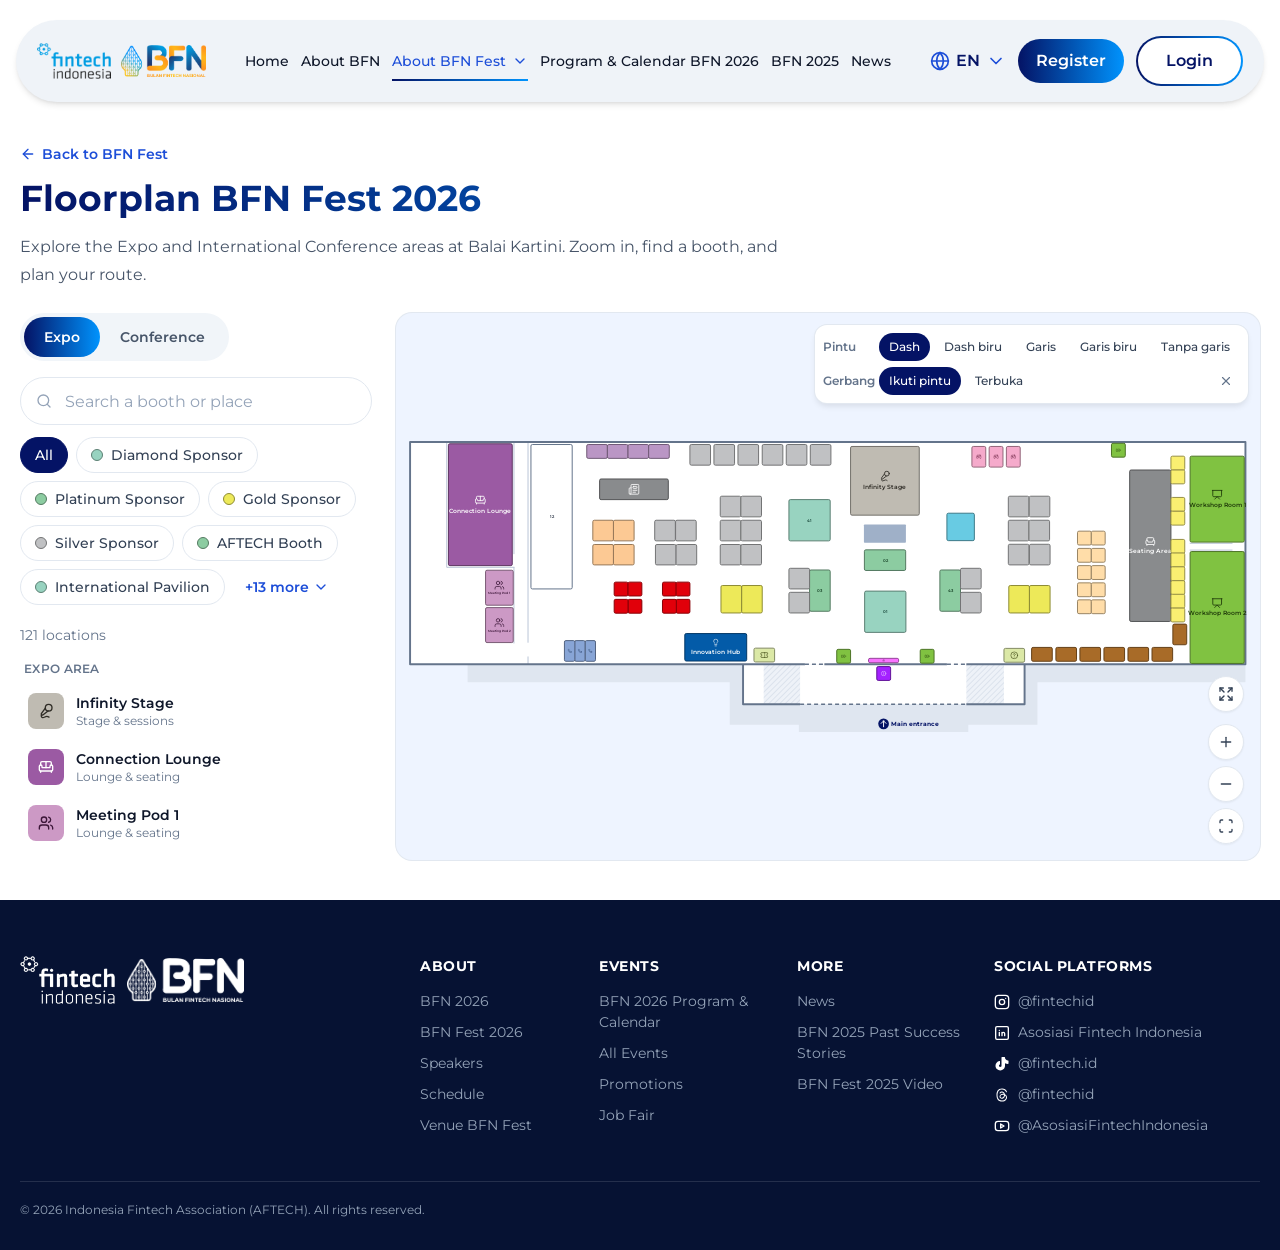
<file: prototype/floorplan/index.html>
<!doctype html>
<html lang="en">
<head>
<meta charset="utf-8">
<meta name="viewport" content="width=device-width, initial-scale=1">
<title>Floorplan BFN Fest 2026 · Prototype</title>
<link rel="preconnect" href="https://fonts.googleapis.com">
<link rel="preconnect" href="https://fonts.gstatic.com" crossorigin>
<link href="https://fonts.googleapis.com/css2?family=Montserrat:wght@400;500;600;700&display=swap" rel="stylesheet">
<style>
:root{
  --navy:#041365;--sky:#0093fd;--orange:#e4730f;--footer:#061233;
  --s50:#f8fafc;--s100:#f1f5f9;--s200:#e2e8f0;--s300:#cbd5e1;--s400:#94a3b8;--s500:#64748b;--s600:#475569;--s700:#334155;--s900:#0f172a;
  --b50:#eff6ff;--b200:#bfdbfe;--b700:#1d4ed8;
  --grad:linear-gradient(90deg,var(--navy),var(--sky));
}
*{box-sizing:border-box}
html{-webkit-text-size-adjust:100%}
body{margin:0;background:#fff;color:var(--s900);font:400 16px/24px Montserrat,ui-sans-serif,system-ui,sans-serif}
button,input,select{font:inherit;color:inherit}
button{background:none;border:0;padding:0;cursor:pointer}
a{color:inherit;text-decoration:none}
p,h1,h3,ul{margin:0;padding:0}
ul{list-style:none}
svg.i{display:block;fill:none;stroke:currentColor;stroke-width:2;stroke-linecap:round;stroke-linejoin:round;flex:none}
.sr{position:absolute;width:1px;height:1px;overflow:hidden;clip:rect(0 0 0 0);white-space:nowrap}

/* Navbar */
.nav{position:fixed;z-index:30;top:20px;left:50%;transform:translateX(-50%);width:min(1316px,calc(100% - 32px));height:82px;display:flex;align-items:center;justify-content:space-between;gap:16px;padding:0 21px;border-radius:9999px;background:#eff3f8;box-shadow:0 4px 6px -1px rgba(0,0,0,.1),0 2px 4px -2px rgba(0,0,0,.1)}
.nav-logos{display:flex;align-items:center;gap:10px;flex:none}
.nav-logos img{display:block;height:36px;width:auto}
.nav-logos img+img{height:32px}
.nav-links{display:flex;align-items:center;gap:12px;font-size:14px;line-height:20px;font-weight:500;white-space:nowrap}
.nav-links a{display:flex;align-items:center;gap:6px;height:40px;position:relative}
.nav-links a.on{color:var(--b700)}
.nav-links a.on::after{content:"";position:absolute;left:0;right:0;bottom:0;height:2px;background:var(--grad)}
.nav-actions{display:flex;align-items:center;gap:12px;flex:none}
.lang{display:flex;align-items:center;gap:6px;font-size:16px;font-weight:600;color:var(--navy)}
.lang svg{color:var(--b700)}
.btn-reg,.btn-login{display:grid;place-items:center;height:44px;padding:0 18px;border-radius:9999px;font-size:16px;font-weight:600}
.btn-reg{background:var(--grad);color:#fff}
.btn-login{height:50px;padding:0 28px;border:2px solid transparent;color:var(--navy);background:linear-gradient(#fff,#fff) padding-box,var(--grad) border-box}
.btn-menu{display:none;align-items:center;gap:10px;height:47px;padding:0 22px;border-radius:9999px;font-size:16px;font-weight:600;color:var(--navy);border:2px solid transparent;background:linear-gradient(#fff,#fff) padding-box,var(--grad) border-box}

/* Page */
.page{max-width:1240px;margin:0 auto;height:max(100vh,880px);padding:144px 0 40px;display:flex;flex-direction:column;gap:24px}
.head{display:flex;flex-direction:column;gap:12px}
.back{display:inline-flex;align-items:center;gap:6px;align-self:flex-start;font-size:14px;line-height:20px;font-weight:600;color:var(--b700)}
h1{font-size:36px;line-height:45px;font-weight:700;background:var(--grad);-webkit-background-clip:text;background-clip:text;color:transparent}
.lead{max-width:768px;line-height:28px;color:var(--s600)}
.explorer{flex:1;min-height:0;display:grid;grid-template-columns:352px minmax(0,1fr);gap:24px}
.side{display:flex;flex-direction:column;gap:16px;min-height:0}
.tabs{display:inline-flex;padding:4px;margin-bottom:4px;border-radius:9999px;background:var(--s100);align-self:flex-start}
.tab{min-height:40px;padding:0 20px;border-radius:9999px;font-size:14px;font-weight:600;color:var(--s600);transition:color .2s}
.tab:hover{color:var(--navy)}
.tab[aria-selected=true]{background:var(--grad);color:#fff}
.search{position:relative}
.search svg{position:absolute;left:16px;top:16px;color:var(--s400)}
.search input{width:100%;height:48px;padding:0 44px;border:1px solid var(--s200);border-radius:9999px;background:#fff;outline:0}
.search input::placeholder{color:var(--s400)}
.search input:focus{border-color:var(--b200);box-shadow:0 0 0 3px var(--b50)}
.controls{display:flex;flex-direction:column;gap:12px}
.chips{display:flex;flex-wrap:wrap;gap:8px;padding-bottom:4px;position:relative}
.chip{display:inline-flex;align-items:center;gap:8px;height:36px;padding:0 14px;border:1px solid var(--s200);border-radius:9999px;background:#fff;font-size:14px;line-height:20px;font-weight:500;color:var(--s700);white-space:nowrap;flex:none}
.chip:hover{background:var(--s50)}
.chip[aria-pressed=true]{background:var(--navy);border-color:var(--navy);color:#fff}
.dot{width:12px;height:12px;border-radius:50%;border:1px solid;flex:none}
.more{display:inline-flex;align-items:center;gap:4px;height:36px;padding:0 12px;border-radius:9999px;font-size:14px;font-weight:600;color:var(--b700)}
.more:hover{background:var(--b50)}
.more svg{transition:transform .2s}
.more[aria-expanded=true] svg{transform:rotate(180deg)}
.pop{display:none;position:absolute;z-index:20;left:0;top:calc(100% + 2px);width:448px;padding:6px;border:1px solid #111827;border-radius:12px;background:#fff;box-shadow:0 4px 6px -1px rgba(0,0,0,.1),0 2px 4px -2px rgba(0,0,0,.1);grid-template-columns:1fr 1fr;gap:2px}
.pop.open{display:grid}
.opt{display:flex;align-items:center;gap:10px;height:36px;padding:8px 10px;border-radius:8px;font-size:14px;line-height:20px;font-weight:500;color:var(--s700);text-align:left}
.opt:hover,.opt[aria-pressed=true]{background:var(--b50)}
.list{flex:1;min-height:0;overflow-y:auto;overscroll-behavior:contain;padding-right:23px;display:flex;flex-direction:column;gap:16px}
.status{font-size:14px;line-height:20px;color:var(--s500)}
.area h3{padding:0 4px 4px;font-size:12px;line-height:16px;font-weight:600;letter-spacing:.3px;text-transform:uppercase;color:var(--s500)}
.area ul{display:flex;flex-direction:column;gap:4px}
.area{display:flex;flex-direction:column;gap:4px}
.item{display:flex;align-items:center;gap:12px;width:100%;padding:8px;border-radius:12px;text-align:left;transition:background .15s}
.item:hover{background:var(--s50)}
.item[aria-current=true]{background:var(--b50);box-shadow:inset 0 0 0 1px var(--b200)}
.badge{display:grid;place-items:center;width:36px;height:36px;border-radius:8px;flex:none}
.item b{display:block;font-size:14px;line-height:20px;font-weight:600;color:var(--s900);overflow:hidden;text-overflow:ellipsis;white-space:nowrap}
.item span span{display:block;font-size:12px;line-height:16px;color:var(--s500);overflow:hidden;text-overflow:ellipsis;white-space:nowrap}
.item>span:last-child{min-width:0}
.empty{font-size:14px;color:var(--s500);padding:8px 4px}

/* Map */
.map{position:relative;overflow:hidden;border-radius:16px;background:#eef4ff;box-shadow:0 0 0 1px var(--s200);min-height:0}
.map.fs{position:fixed;inset:0;z-index:40;border-radius:0}
#plan{display:block;width:100%;height:100%;cursor:grab;touch-action:none;user-select:none;outline:0}
#plan.drag{cursor:grabbing}
.door{fill:none;stroke-width:1.5px;stroke-dasharray:4 3;vector-effect:non-scaling-stroke;pointer-events:none}
.door.solid{stroke-dasharray:none}
.spot{cursor:pointer;transition:opacity .2s ease-out}
.spot .shape{stroke-width:1px;vector-effect:non-scaling-stroke;transition:filter .2s}
.spot:hover .shape{filter:brightness(.92)}
.spot.dim{opacity:.2}
.spot .tag{font-weight:600;pointer-events:none;user-select:none}
.spot .small{display:none}
#plan.codes .spot .small{display:inline}
.pulse{transform-box:fill-box;transform-origin:center;animation:pulse 1.8s ease-out infinite}
@keyframes pulse{0%{opacity:0;transform:scale(1)}17%{opacity:.45}89%,100%{opacity:0;transform:scale(var(--p,1.3))}}
.draw{stroke-dasharray:1 1;animation:draw .9s ease-in-out both}
@keyframes draw{from{stroke-dashoffset:1}to{stroke-dashoffset:0}}
.ctrls{position:absolute;right:16px;bottom:16px;display:flex;flex-direction:column;gap:6px;z-index:5}
.ctrl{display:grid;place-items:center;width:36px;height:36px;border:1px solid var(--s200);border-radius:50%;background:#fff;color:var(--s700);box-shadow:0 1px 2px rgba(0,0,0,.05)}
.ctrl:hover{background:var(--s50)}
.ctrl:first-child{margin-bottom:6px}
.vp{position:absolute;z-index:5;top:12px;right:12px;display:flex;flex-direction:column;gap:6px;max-width:calc(100% - 24px);padding:8px;border-radius:12px;background:#fff;box-shadow:0 0 0 1px var(--s200),0 4px 6px -1px rgba(0,0,0,.1);font-size:12px;line-height:16px}
.vp[hidden]{display:none}
.vp-row{display:flex;align-items:center;gap:4px;overflow-x:auto;scrollbar-width:none}
.vp-row::-webkit-scrollbar{display:none}
.vp-row span{flex:none;width:52px;font-weight:600;color:var(--s500)}
.vp button{flex:none;height:28px;padding:0 10px;border-radius:9999px;font-weight:500;color:var(--s700);white-space:nowrap}
.vp button:hover{background:var(--s100)}
.vp button[aria-pressed=true]{background:var(--navy);color:#fff}
.vp button.vp-x{display:grid;place-items:center;width:28px;padding:0;margin-left:auto;color:var(--s500)}
.tip{position:absolute;z-index:6;display:none;align-items:center;gap:8px;padding:6px 12px;border-radius:9999px;background:var(--navy);color:#fff;font-size:12px;line-height:16px;font-weight:700;white-space:nowrap;pointer-events:none;transform:translate(-50%,calc(-100% - 8px))}
.tip span{font-weight:500;color:var(--s300)}

/* Detail */
.detail{position:absolute;z-index:10;left:16px;top:16px;width:320px;max-height:calc(100% - 32px);overflow-y:auto;border-radius:16px;animation:fade .2s ease-out}
@keyframes fade{from{opacity:0;transform:translateY(8px)}}
.card{display:flex;flex-direction:column;overflow:hidden;border-radius:16px;border-top:4px solid;background:#fff;box-shadow:0 0 0 1px rgba(226,232,240,.8),0 20px 25px -5px rgba(0,0,0,.1),0 8px 10px -6px rgba(0,0,0,.1)}
.card header{display:flex;align-items:flex-start;gap:12px;padding:16px}
.card .bdg{display:grid;place-items:center;width:48px;height:48px;border-radius:12px;flex:none}
.card .txt{flex:1;min-width:0;display:flex;flex-direction:column;gap:4px}
.card .cat{font-size:11px;line-height:16px;font-weight:700;letter-spacing:.55px;text-transform:uppercase}
.card h3{font-size:18px;line-height:24px;font-weight:700;color:var(--navy)}
.meta{display:flex;flex-wrap:wrap;gap:6px;margin-top:2px}
.meta p{display:inline-flex;align-items:center;gap:4px;padding:4px 10px;border-radius:9999px;background:var(--s100);font-size:12px;line-height:16px;font-weight:500;color:var(--s600)}
.meta svg{color:var(--b700)}
.acts{display:flex;align-items:center;flex:none;margin:-4px -4px 0 0}
.ib{display:grid;place-items:center;width:36px;height:36px;border-radius:50%;color:var(--s500)}
.ib:hover{background:var(--s100);color:var(--s900)}
.desc{padding:0 16px 16px;font-size:14px;line-height:24px;color:var(--s600)}
.card footer{padding:16px;border-top:1px solid var(--s100);background:rgba(248,250,252,.7)}
.go{display:flex;align-items:center;justify-content:center;gap:8px;width:100%;height:44px;border-radius:9999px;background:var(--grad);color:#fff;font-size:14px;font-weight:600}
.rc{display:flex;align-items:center;gap:8px;padding:12px;border-radius:12px;background:#fff;box-shadow:0 0 0 1px var(--s200)}
.stops{position:relative;flex:1;min-width:0;display:grid;grid-template-columns:20px minmax(0,1fr);gap:4px 8px}
.stops::before{content:"";position:absolute;left:9px;top:42px;bottom:22px;border-left:2px dotted var(--s300)}
.stops p{grid-column:2;font-size:11px;line-height:16px;font-weight:700;letter-spacing:.55px;text-transform:uppercase;color:var(--s500)}
.stops p:nth-of-type(2){margin-top:8px}
.pt{position:relative;justify-self:center;align-self:center;width:12px;height:12px;border-radius:50%}
.pt.a{border:3px solid var(--navy);background:#fff}
.pt.b{background:var(--orange);box-shadow:0 0 0 4px rgba(228,115,15,.2)}
.fld{position:relative;display:flex;align-items:center;gap:10px;height:44px;min-width:0;padding:0 10px 0 8px;border:1px solid transparent;border-radius:8px;background:var(--s50);font-size:14px;line-height:20px;font-weight:600;color:var(--s900)}
.fld.sel{border-color:var(--s200);background:#fff}
.fld span:not(.b28){flex:1;min-width:0;overflow:hidden;text-overflow:ellipsis;white-space:nowrap}
.fld select{position:absolute;inset:0;width:100%;opacity:0;cursor:pointer}
.fld>svg{color:var(--s400)}
.b28{display:grid;place-items:center;width:28px;height:28px;border-radius:8px;flex:none}
.swap{display:grid;place-items:center;width:36px;height:36px;border-radius:50%;border:1px solid var(--s200);background:#fff;color:var(--s600);flex:none}
.swap:hover{background:var(--s50)}
.clear{display:inline-flex;align-items:center;gap:6px;height:32px;margin-top:12px;padding:0 14px;border:1px solid var(--s200);border-radius:9999px;background:#fff;font-size:14px;font-weight:600;color:var(--s700)}
.clear:hover{background:var(--s50)}
.mini{display:flex;align-items:center;gap:4px;padding:4px;border-radius:9999px;background:#fff;box-shadow:0 0 0 1px var(--s200),0 10px 15px -3px rgba(0,0,0,.1)}
.mini button:first-child{flex:1;min-width:0;display:flex;align-items:center;gap:8px;padding:6px 8px 6px 12px;border-radius:9999px;font-size:14px;font-weight:600;color:var(--navy);text-align:left}
.mini button:first-child:hover{background:var(--s100)}
.mini span{overflow:hidden;text-overflow:ellipsis;white-space:nowrap}

/* Footer */
.foot{background:var(--footer);color:#fff}
.foot-in{max-width:1240px;margin:0 auto;padding:56px 0 32px}
.foot-top{display:grid;grid-template-columns:400px 179px 198px 197px 1fr;gap:0}
.foot-logos{display:flex;align-items:center;gap:12px;align-self:start}
.foot-logos img{display:block;height:48px;width:auto}
.foot-logos img+img{height:44px}
.foot h4{margin:0 0 10px;font-size:14px;line-height:20px;font-weight:700;letter-spacing:.5px;text-transform:uppercase}
.foot li{padding:5px 12px 5px 0;font-size:14px;line-height:21px;color:var(--s400)}
.foot li.s{display:flex;align-items:center;gap:8px}
.foot li svg{flex:none}
.copy{margin-top:40px;padding-top:20px;border-top:1px solid rgba(255,255,255,.12);font-size:12px;line-height:16px;color:var(--s400)}

/* Below lg: same breakpoint as the live site */
@media (max-width:1023.98px){
  .nav{top:16px;height:71px;padding:0 12px 0 16px}
  .nav-links,.nav-actions{display:none}
  .btn-menu{display:flex}
  .nav-logos img{height:30px}
  .nav-logos img+img{height:29px}
  .page{height:auto;padding:112px 0 40px}
  .head{padding:0 16px}
  h1{font-size:30px;line-height:37.5px}
  .explorer{display:flex;flex-direction:column;gap:16px}
  .side{display:contents}
  .controls{order:1}
  .controls>*{margin:0 16px}
  .tabs{margin:0 0 0 16px;align-self:flex-start}
  .chips{flex-wrap:nowrap;overflow-x:auto;margin:0;padding:0 16px 4px;scrollbar-width:none}
  .chips::-webkit-scrollbar{display:none}
  .more,.pop{display:none!important}
  .map{order:2;margin:0 16px;aspect-ratio:328/496}
  .map.fs{margin:0;aspect-ratio:auto}
  .ctrls{right:12px;bottom:12px}
  .list{order:3;overflow:visible;padding:0 16px}
  .detail{position:fixed;left:0;right:0;top:auto;bottom:0;width:auto;max-height:none;padding:12px;z-index:35;overflow:visible;border-radius:0;animation:rise .28s ease-out}
  .detail.route .desc{display:none}
  @keyframes rise{from{transform:translateY(100%)}}
  .foot-in{padding:40px 16px 32px}
  .foot-top{display:flex;flex-direction:column;gap:24px}
  .copy{text-align:center}
}
</style>
</head>
<body>
<nav class="nav" aria-label="Main">
  <a class="nav-logos" href="#" aria-label="BFN 2026 home"><img src="[data-uri]" alt="Fintech Indonesia"><img src="[data-uri]" alt="BFN"></a>
  <div class="nav-links" id="navLinks"></div>
  <div class="nav-actions">
    <button class="lang" id="lang" aria-label="Select language"></button>
    <a class="btn-reg" href="#">Register</a>
    <a class="btn-login" href="#">Login</a>
  </div>
  <button class="btn-menu" aria-label="Open menu">Menu <svg class="i" width="20" height="20" viewBox="0 0 24 24"><path d="M4 6h16M4 12h16M4 18h16"/></svg></button>
</nav>

<main class="page">
  <div class="head">
    <a class="back" href="#" id="back"></a>
    <h1 id="title"></h1>
    <p class="lead" id="lead"></p>
  </div>
  <div class="explorer">
    <aside class="side">
      <div class="controls">
        <div class="tabs" role="tablist" id="tabs"></div>
        <div class="search" id="searchWrap"></div>
        <div class="chips" id="chips"></div>
      </div>
      <div class="list" id="list"></div>
    </aside>
    <div class="map" id="map" role="tabpanel">
      <svg id="plan" tabindex="0" preserveAspectRatio="xMidYMid meet" xmlns="http://www.w3.org/2000/svg"></svg>
      <div class="vp" id="variants" hidden></div>
      <div class="ctrls" id="ctrls"></div>
      <div class="tip" id="tip"></div>
      <div class="detail" id="detail" hidden></div>
    </div>
  </div>
</main>

<footer class="foot">
  <div class="foot-in">
    <div class="foot-top">
      <div class="foot-logos"><img src="[data-uri]" alt="Fintech Indonesia"><img src="[data-uri]" alt="BFN"></div>
      <div><h4>About</h4><ul><li>BFN 2026</li><li>BFN Fest 2026</li><li>Speakers</li><li>Schedule</li><li>Venue BFN Fest</li></ul></div>
      <div><h4>Events</h4><ul><li>BFN 2026 Program &amp; Calendar</li><li>All Events</li><li>Promotions</li><li>Job Fair</li></ul></div>
      <div><h4>More</h4><ul><li>News</li><li>BFN 2025 Past Success Stories</li><li>BFN Fest 2025 Video</li></ul></div>
      <div><h4>Social platforms</h4><ul id="social"></ul></div>
    </div>
    <p class="copy">© 2026 Indonesia Fintech Association (AFTECH). All rights reserved.</p>
  </div>
</footer>

<script>
'use strict';
const $=s=>document.querySelector(s);
const esc=s=>String(s).replace(/&/g,'&amp;').replace(/</g,'&lt;').replace(/"/g,'&quot;');

/* Lucide icons, same set as the live page */
const I={
armchair:'<path d="M19 9V6a2 2 0 0 0-2-2H7a2 2 0 0 0-2 2v3"/><path d="M3 16a2 2 0 0 0 2 2h14a2 2 0 0 0 2-2v-5a2 2 0 0 0-4 0v1.5a.5.5 0 0 1-.5.5h-9a.5.5 0 0 1-.5-.5V11a2 2 0 0 0-4 0z"/><path d="M5 18v2"/><path d="M19 18v2"/>',
'arrow-left':'<path d="m12 19-7-7 7-7"/><path d="M19 12H5"/>',
'arrow-up-down':'<path d="m21 16-4 4-4-4"/><path d="M17 20V4"/><path d="m3 8 4-4 4 4"/><path d="M7 4v16"/>',
award:'<path d="m15.477 12.89 1.515 8.526a.5.5 0 0 1-.81.47l-3.58-2.687a1 1 0 0 0-1.197 0l-3.586 2.686a.5.5 0 0 1-.81-.469l1.514-8.526"/><circle cx="12" cy="8" r="6"/>',
'battery-charging':'<path d="M15 7h1a2 2 0 0 1 2 2v6a2 2 0 0 1-2 2h-2"/><path d="M6 7H4a2 2 0 0 0-2 2v6a2 2 0 0 0 2 2h1"/><path d="m11 7-3 5h4l-3 5"/><line x1="22" x2="22" y1="11" y2="13"/>',
'briefcase-medical':'<path d="M12 11v4"/><path d="M14 13h-4"/><path d="M16 6V4a2 2 0 0 0-2-2h-4a2 2 0 0 0-2 2v2"/><path d="M18 6v14"/><path d="M6 6v14"/><rect width="20" height="14" x="2" y="6" rx="2"/>',
building2:'<path d="M6 22V4a2 2 0 0 1 2-2h8a2 2 0 0 1 2 2v18Z"/><path d="M6 12H4a2 2 0 0 0-2 2v6a2 2 0 0 0 2 2h2"/><path d="M18 9h2a2 2 0 0 1 2 2v9a2 2 0 0 1-2 2h-2"/><path d="M10 6h4"/><path d="M10 10h4"/><path d="M10 14h4"/><path d="M10 18h4"/>',
camera:'<path d="M14.5 4h-5L7 7H4a2 2 0 0 0-2 2v9a2 2 0 0 0 2 2h16a2 2 0 0 0 2-2V9a2 2 0 0 0-2-2h-3l-2.5-3z"/><circle cx="12" cy="13" r="3"/>',
car:'<path d="M19 17h2c.6 0 1-.4 1-1v-3c0-.9-.7-1.7-1.5-1.9C18.7 10.6 16 10 16 10s-1.3-1.4-2.2-2.3c-.5-.4-1.1-.7-1.8-.7H5c-.6 0-1.1.4-1.4.9l-1.4 2.9A3.7 3.7 0 0 0 2 12v4c0 .6.4 1 1 1h2"/><circle cx="7" cy="17" r="2"/><path d="M9 17h6"/><circle cx="17" cy="17" r="2"/>',
'chevron-down':'<path d="m6 9 6 6 6-6"/>',
'chevrons-up-down':'<path d="m7 15 5 5 5-5"/><path d="m7 9 5-5 5 5"/>',
'circle-help':'<circle cx="12" cy="12" r="10"/><path d="M9.09 9a3 3 0 0 1 5.83 1c0 2-3 3-3 3"/><path d="M12 17h.01"/>',
'clipboard-check':'<rect width="8" height="4" x="8" y="2" rx="1" ry="1"/><path d="M16 4h2a2 2 0 0 1 2 2v14a2 2 0 0 1-2 2H6a2 2 0 0 1-2-2V6a2 2 0 0 1 2-2h2"/><path d="m9 14 2 2 4-4"/>',
crown:'<path d="M11.562 3.266a.5.5 0 0 1 .876 0L15.39 8.87a1 1 0 0 0 1.516.294L21.183 5.5a.5.5 0 0 1 .798.519l-2.834 10.246a1 1 0 0 1-.956.734H5.81a1 1 0 0 1-.957-.734L2.02 6.02a.5.5 0 0 1 .798-.519l4.276 3.664a1 1 0 0 0 1.516-.294z"/><path d="M5 21h14"/>',
'door-closed':'<path d="M10 12h.01"/><path d="M18 20V6a2 2 0 0 0-2-2H8a2 2 0 0 0-2 2v14"/><path d="M2 20h20"/>',
'door-open':'<path d="M11 20H2"/><path d="M11 4.562v16.157a1 1 0 0 0 1.242.97L19 20V5.562a2 2 0 0 0-1.515-1.94l-4-1A2 2 0 0 0 11 4.561z"/><path d="M11 4H8a2 2 0 0 0-2 2v14"/><path d="M14 12h.01"/><path d="M22 20h-3"/>',
expand:'<path d="m15 15 6 6"/><path d="m15 9 6-6"/><path d="M21 16v5h-5"/><path d="M21 8V3h-5"/><path d="M3 16v5h5"/><path d="m3 21 6-6"/><path d="M3 8V3h5"/><path d="M9 9 3 3"/>',
gamepad2:'<line x1="6" x2="10" y1="11" y2="11"/><line x1="8" x2="8" y1="9" y2="13"/><line x1="15" x2="15.01" y1="12" y2="12"/><line x1="18" x2="18.01" y1="10" y2="10"/><path d="M17.32 5H6.68a4 4 0 0 0-3.978 3.59c-.006.052-.01.101-.017.152C2.604 9.416 2 14.456 2 16a3 3 0 0 0 3 3c1 0 1.5-.5 2-1l1.414-1.414A2 2 0 0 1 9.828 16h4.344a2 2 0 0 1 1.414.586L17 18c.5.5 1 1 2 1a3 3 0 0 0 3-3c0-1.545-.604-6.584-.685-7.258-.007-.05-.011-.1-.017-.151A4 4 0 0 0 17.32 5z"/>',
gem:'<path d="M6 3h12l4 6-10 13L2 9Z"/><path d="M11 3 8 9l4 13 4-13-3-6"/><path d="M2 9h20"/>',
globe:'<circle cx="12" cy="12" r="10"/><path d="M12 2a14.5 14.5 0 0 0 0 20 14.5 14.5 0 0 0 0-20"/><path d="M2 12h20"/>',
'graduation-cap':'<path d="M21.42 10.922a1 1 0 0 0-.019-1.838L12.83 5.18a2 2 0 0 0-1.66 0L2.6 9.08a1 1 0 0 0 0 1.832l8.57 3.908a2 2 0 0 0 1.66 0z"/><path d="M22 10v6"/><path d="M6 12.5V16a6 3 0 0 0 12 0v-3.5"/>',
handshake:'<path d="m11 17 2 2a1 1 0 1 0 3-3"/><path d="m14 14 2.5 2.5a1 1 0 1 0 3-3l-3.88-3.88a3 3 0 0 0-4.24 0l-.88.88a1 1 0 1 1-3-3l2.81-2.81a5.79 5.79 0 0 1 7.06-.87l.47.28a2 2 0 0 0 1.42.25L21 4"/><path d="m21 3 1 11h-2"/><path d="M3 3 2 14l6.5 6.5a1 1 0 1 0 3-3"/><path d="M3 4h8"/>',
info:'<circle cx="12" cy="12" r="10"/><path d="M12 16v-4"/><path d="M12 8h.01"/>',
landmark:'<line x1="3" x2="21" y1="22" y2="22"/><line x1="6" x2="6" y1="18" y2="11"/><line x1="10" x2="10" y1="18" y2="11"/><line x1="14" x2="14" y1="18" y2="11"/><line x1="18" x2="18" y1="18" y2="11"/><polygon points="12 2 20 7 4 7"/>',
languages:'<path d="m5 8 6 6"/><path d="m4 14 6-6 2-3"/><path d="M2 5h12"/><path d="M7 2h1"/><path d="m22 22-5-10-5 10"/><path d="M14 18h6"/>',
lightbulb:'<path d="M15 14c.2-1 .7-1.7 1.5-2.5 1-.9 1.5-2.2 1.5-3.5A6 6 0 0 0 6 8c0 1 .2 2.2 1.5 3.5.7.7 1.3 1.5 1.5 2.5"/><path d="M9 18h6"/><path d="M10 22h4"/>',
'map-pin':'<path d="M20 10c0 4.993-5.539 10.193-7.399 11.799a1 1 0 0 1-1.202 0C9.539 20.193 4 14.993 4 10a8 8 0 0 1 16 0"/><circle cx="12" cy="10" r="3"/>',
medal:'<path d="M7.21 15 2.66 7.14a2 2 0 0 1 .13-2.2L4.4 2.8A2 2 0 0 1 6 2h12a2 2 0 0 1 1.6.8l1.6 2.14a2 2 0 0 1 .14 2.2L16.79 15"/><path d="M11 12 5.12 2.2"/><path d="m13 12 5.88-9.8"/><path d="M8 7h8"/><circle cx="12" cy="17" r="5"/><path d="M12 18v-2h-.5"/>',
'mic-vocal':'<path d="m11 7.601-5.994 8.19a1 1 0 0 0 .1 1.298l.817.818a1 1 0 0 0 1.314.087L15.09 12"/><path d="M16.5 21.174C15.5 20.5 14.372 20 13 20c-2.058 0-3.928 2.356-6 2-2.072-.356-2.775-3.369-1.5-4.5"/><circle cx="16" cy="7" r="5"/>',
minus:'<path d="M5 12h14"/>',
monitor:'<rect width="20" height="14" x="2" y="3" rx="2"/><line x1="8" x2="16" y1="21" y2="21"/><line x1="12" x2="12" y1="17" y2="21"/>',
'monitor-play':'<path d="M10 7.75a.75.75 0 0 1 1.142-.638l3.664 2.249a.75.75 0 0 1 0 1.278l-3.664 2.25a.75.75 0 0 1-1.142-.64z"/><path d="M12 17v4"/><path d="M8 21h8"/><rect x="2" y="3" width="20" height="14" rx="2"/>',
navigation:'<polygon points="3 11 22 2 13 21 11 13 3 11"/>',
newspaper:'<path d="M15 18h-5"/><path d="M18 14h-8"/><path d="M4 22h16a2 2 0 0 0 2-2V4a2 2 0 0 0-2-2H8a2 2 0 0 0-2 2v16a2 2 0 0 1-4 0v-9a2 2 0 0 1 2-2h2"/><rect width="8" height="4" x="10" y="6" rx="1"/>',
phone:'<path d="M22 16.92v3a2 2 0 0 1-2.18 2 19.79 19.79 0 0 1-8.63-3.07 19.5 19.5 0 0 1-6-6 19.79 19.79 0 0 1-3.07-8.67A2 2 0 0 1 4.11 2h3a2 2 0 0 1 2 1.72 12.84 12.84 0 0 0 .7 2.81 2 2 0 0 1-.45 2.11L8.09 9.91a16 16 0 0 0 6 6l1.27-1.27a2 2 0 0 1 2.11-.45 12.84 12.84 0 0 0 2.81.7A2 2 0 0 1 22 16.92z"/>',
plus:'<path d="M5 12h14"/><path d="M12 5v14"/>',
presentation:'<path d="M2 3h20"/><path d="M21 3v11a2 2 0 0 1-2 2H5a2 2 0 0 1-2-2V3"/><path d="m7 21 5-5 5 5"/>',
rocket:'<path d="M4.5 16.5c-1.5 1.26-2 5-2 5s3.74-.5 5-2c.71-.84.7-2.13-.09-2.91a2.18 2.18 0 0 0-2.91-.09z"/><path d="m12 15-3-3a22 22 0 0 1 2-3.95A12.88 12.88 0 0 1 22 2c0 2.72-.78 7.5-6 11a22.35 22.35 0 0 1-4 2z"/><path d="M9 12H4s.55-3.03 2-4c1.62-1.08 5 0 5 0"/><path d="M12 15v5s3.03-.55 4-2c1.08-1.62 0-5 0-5"/>',
ruler:'<path d="M21.3 15.3a2.4 2.4 0 0 1 0 3.4l-2.6 2.6a2.4 2.4 0 0 1-3.4 0L2.7 8.7a2.41 2.41 0 0 1 0-3.4l2.6-2.6a2.41 2.41 0 0 1 3.4 0Z"/><path d="m14.5 12.5 2-2"/><path d="m11.5 9.5 2-2"/><path d="m8.5 6.5 2-2"/><path d="m17.5 15.5 2-2"/>',
scan:'<path d="M3 7V5a2 2 0 0 1 2-2h2"/><path d="M17 3h2a2 2 0 0 1 2 2v2"/><path d="M21 17v2a2 2 0 0 1-2 2h-2"/><path d="M7 21H5a2 2 0 0 1-2-2v-2"/>',
search:'<path d="m21 21-4.34-4.34"/><circle cx="11" cy="11" r="8"/>',
'shopping-bag':'<path d="M6 2 3 6v14a2 2 0 0 0 2 2h14a2 2 0 0 0 2-2V6l-3-4Z"/><path d="M3 6h18"/><path d="M16 10a4 4 0 0 1-8 0"/>',
sofa:'<path d="M20 9V6a2 2 0 0 0-2-2H6a2 2 0 0 0-2 2v3"/><path d="M2 16a2 2 0 0 0 2 2h16a2 2 0 0 0 2-2v-5a2 2 0 0 0-4 0v1.5a.5.5 0 0 1-.5.5h-11a.5.5 0 0 1-.5-.5V11a2 2 0 0 0-4 0z"/><path d="M4 18v2"/><path d="M20 18v2"/><path d="M12 4v9"/>',
star:'<path d="M11.525 2.295a.53.53 0 0 1 .95 0l2.31 4.679a2.123 2.123 0 0 0 1.595 1.16l5.166.756a.53.53 0 0 1 .294.904l-3.736 3.638a2.123 2.123 0 0 0-.611 1.878l.882 5.14a.53.53 0 0 1-.771.56l-4.618-2.428a2.122 2.122 0 0 0-1.973 0L6.396 21.01a.53.53 0 0 1-.77-.56l.881-5.139a2.122 2.122 0 0 0-.611-1.879L2.16 9.795a.53.53 0 0 1 .294-.906l5.165-.755a2.122 2.122 0 0 0 1.597-1.16z"/>',
store:'<path d="m2 7 4.41-4.41A2 2 0 0 1 7.83 2h8.34a2 2 0 0 1 1.42.59L22 7"/><path d="M4 12v8a2 2 0 0 0 2 2h12a2 2 0 0 0 2-2v-8"/><path d="M15 22v-4a2 2 0 0 0-2-2h-2a2 2 0 0 0-2 2v4"/><path d="M2 7h20"/><path d="M22 7v3a2 2 0 0 1-2 2a2.7 2.7 0 0 1-1.59-.63.7.7 0 0 0-.82 0A2.7 2.7 0 0 1 16 12a2.7 2.7 0 0 1-1.59-.63.7.7 0 0 0-.82 0A2.7 2.7 0 0 1 12 12a2.7 2.7 0 0 1-1.59-.63.7.7 0 0 0-.82 0A2.7 2.7 0 0 1 8 12a2.7 2.7 0 0 1-1.59-.63.7.7 0 0 0-.82 0A2.7 2.7 0 0 1 4 12a2 2 0 0 1-2-2V7"/>',
ticket:'<path d="M2 9a3 3 0 0 1 0 6v2a2 2 0 0 0 2 2h16a2 2 0 0 0 2-2v-2a3 3 0 0 1 0-6V7a2 2 0 0 0-2-2H4a2 2 0 0 0-2 2Z"/><path d="M13 5v2"/><path d="M13 17v2"/><path d="M13 11v2"/>',
toilet:'<path d="M7 12h13a1 1 0 0 1 1 1 5 5 0 0 1-5 5h-.598a.5.5 0 0 0-.424.765l1.544 2.47a.5.5 0 0 1-.424.765H5.402a.5.5 0 0 1-.424-.765L7 18"/><path d="M8 18a5 5 0 0 1-5-5V4a2 2 0 0 1 2-2h8a2 2 0 0 1 2 2v8"/>',
trophy:'<path d="M6 9H4.5a2.5 2.5 0 0 1 0-5H6"/><path d="M18 9h1.5a2.5 2.5 0 0 0 0-5H18"/><path d="M4 22h16"/><path d="M10 14.66V17c0 .55-.47.98-.97 1.21C7.85 18.75 7 20.24 7 22"/><path d="M14 14.66V17c0 .55.47.98.97 1.21C16.15 18.75 17 20.24 17 22"/><path d="M18 2H6v7a6 6 0 0 0 12 0V2Z"/>',
users:'<path d="M16 21v-2a4 4 0 0 0-4-4H6a4 4 0 0 0-4 4v2"/><path d="M16 3.128a4 4 0 0 1 0 7.744"/><path d="M22 21v-2a4 4 0 0 0-3-3.87"/><circle cx="9" cy="7" r="4"/>',
video:'<path d="m16 13 5.223 3.482a.5.5 0 0 0 .777-.416V7.87a.5.5 0 0 0-.752-.432L16 10.5"/><rect x="2" y="6" width="14" height="12" rx="2"/>',
x:'<path d="M18 6 6 18"/><path d="m6 6 12 12"/>'
};
const ic=(k,s=16,st)=>`<svg class="i" width="${s}" height="${s}" viewBox="0 0 24 24"${st?` style="${st}"`:''}>${I[k]}</svg>`;

/* Copy for both languages, taken from the EN and ID live pages */
const COPY={
 en:{back:'Back to BFN Fest',title:'Floorplan BFN Fest 2026',lead:'Explore the Expo and International Conference areas at Balai Kartini. Zoom in, find a booth, and plan your route.',expo:'Expo',conf:'Conference',search:'Search a booth or place',all:'All',more:'+13 more',loc:n=>n+' locations',expoArea:'Expo Area',confArea:'International Conference Area',entrance:'Main entrance',show:'Show route',from:'From',to:'To',clear:'Clear route',tba:'Exhibitor to be announced. The full exhibitor line-up will be published closer to the event.',none:'No locations found.'},
 id:{back:'Kembali ke BFN Fest',title:'Denah Lantai BFN Fest 2026',lead:'Jelajahi area Expo dan International Conference di Balai Kartini. Perbesar peta, temukan booth, dan rencanakan rute kamu.',expo:'Expo',conf:'Konferensi',search:'Cari booth atau tempat',all:'Semua',more:'+13 lainnya',loc:n=>n+' lokasi',expoArea:'Area Expo',confArea:'Area International Conference',entrance:'Pintu masuk utama',show:'Tunjukkan rute',from:'Dari',to:'Ke',clear:'Hapus rute',tba:'Exhibitor akan diumumkan. Daftar lengkap exhibitor akan dipublikasikan menjelang acara.',none:'Lokasi tidak ditemukan.'}
};
/* key: en, id, fill, stroke, text */
const CAT={
 d:['Diamond Sponsor','Sponsor Diamond','98d3c0','5b7f73','0f3d30'],
 p:['Platinum Sponsor','Sponsor Platinum','8ccca1','547a61','123d22'],
 g:['Gold Sponsor','Sponsor Gold','ede959','8e8c35','4a4703'],
 s:['Silver Sponsor','Sponsor Silver','c0c1c3','737475','2a2c30'],
 a:['AFTECH Booth','Booth AFTECH','8ccca1','547a61','123d22'],
 i:['International Pavilion','International Pavilion','98d3c0','5b7f73','0f3d30'],
 u:['University','Universitas','68cbe3','3e7a88','08384a'],
 r:['Regulator','Regulator','fcc994','977959','5c3208'],
 x:['Association Partner','Mitra Asosiasi','e1000a','870006','ffffff'],
 m:['Media','Media','ba96c5','705a76','2e1238'],
 t:['Start Up Corner','Start Up Corner','ffdda9','998565','5c3a08'],
 k:['MSME (UMKM)','UMKM','faef71','968f44','4a4203'],
 e:['Exhibition Ala Carte','Exhibition Ala Carte','a86b28','654018','ffffff'],
 c:['Car Display','Display Mobil','ffffff','64748b','1e293b'],
 S:['Stage & sessions','Panggung & sesi','bfbbb2','73706b','2f2c26'],
 E:['Experience','Pengalaman','c9f2ec','0d9488','0b4a4a'],
 W:['Workshop','Workshop','80c241','4d7427','1f3a0a'],
 L:['Lounge & seating','Lounge & area duduk','fdebc8','e4730f','7a3a06'],
 F:['Facility','Fasilitas','f1f5f9','94a3b8','334155']
};
const CAT_ORDER='dpgsaiurxmtkecSEWLF';
const BOOTH_ICON={d:'gem',a:'building2',p:'trophy',s:'medal',g:'award',x:'handshake',c:'car',m:'newspaper',r:'landmark',i:'globe',u:'graduation-cap',t:'rocket',k:'shopping-bag',e:'store'};
const BOOTH_SIZE={d:'6 × 6 m',a:'6 × 3 m',p:'6 × 3 m',s:'3 × 3 m',g:'4 × 3 m',x:'2 × 2 m',c:'21 × 6 m',m:'3 × 2 m',r:'3 × 3 m',i:'6 × 6 m',u:'4 × 4 m',t:'2 × 2 m',k:'2 × 2 m',e:'3 × 2 m'};

/* name|cat|x,y,w,h|fill|stroke|text|icon|size */
const EXPO_NAMED=`Infinity Stage|S|1933,153,283,283|bfbbb2|73706b|2f2c26|mic-vocal|
Connection Lounge|L|276,142,263,502|9b5aa3|5d3662|ffffff|sofa|
Meeting Pod 1|L|429,663,114,144|cc99c5|7a5c76|3b1638|users|
Meeting Pod 2|L|429,817,114,144|cc99c5|7a5c76|3b1638|users|
Media Lounge|L|899,287,283,85|898b8d|525355|ffffff|newspaper|10 × 3 m
Phone Booth 1|L|839,953,43,85|88a5d6|526380|13294f|phone|3 × 1.5 m
Phone Booth 2|L|796,953,43,85|88a5d6|526380|13294f|phone|3 × 1.5 m
Phone Booth 3|L|754,953,43,85|88a5d6|526380|13294f|phone|3 × 1.5 m
Innovation Hub|E|1250,924,255,113|035ba8|023765|ffffff|lightbulb|9 × 4 m
Fintech Passport|E|1535,984,85,57|dbe8a6|838b64|3a4410|ticket|
Photo Wall|E|2007,1026,124,18|f873ff|954599|4a0a4f|camera|
Games Booth 1|E|2433,153,57,85|f5aacb|93667a|5c1636|gamepad2|3 × 2 m
Games Booth 2|E|2504,153,57,85|f5aacb|93667a|5c1636|gamepad2|3 × 2 m
Games Booth 3|E|2575,153,57,85|f5aacb|93667a|5c1636|gamepad2|3 × 2 m
Charging Station 1|F|1876,989,57,57|80c241|4d7427|1f3a0a|battery-charging|2 × 2 m
Charging Station 2|F|2220,989,57,57|80c241|4d7427|1f3a0a|battery-charging|2 × 2 m
Charging Station 3|F|3008,140,57,57|80c241|4d7427|1f3a0a|battery-charging|2 × 2 m
Help Desk|F|2565,985,85,57|dbe8a6|838b64|3a4410|circle-help|
Information Center|F|2041,1060,57,57|a421ff|621499|ffffff|info|
Seating Area|L|3083,250,170,624|898b8d|525355|ffffff|armchair|
Workshop Room 1|W|3332,193,223,354|80c241|4d7427|1f3a0a|presentation|
Workshop Room 2|W|3332,586,223,461|80c241|4d7427|1f3a0a|presentation|`;
const BOOTH_SEQ='dapss'+'gg'+'xxxx'+'c'+'mmmm'+'rrrr'+'ss'+'xxxx'+'ssssssssssssss'+'i'+'u'+'p'+'sssss'+'gg'+'sss'+'tttttttttt'+'kkkkkkkkkk'+'eeeeeee';
const BOOTH_BOX='1991,749,170,170 1990,579,170,85 1764,662,85,170 1679,655,85,85 1679,754,85,85 1484,726,85,113 1399,726,85,113 1214,783,57,57 1158,783,57,57 1016,783,57,57 959,783,57,57 616,145,170,595 846,145,85,57 931,145,85,57 1016,145,85,57 1101,145,85,57 871,457,85,85 871,557,85,84 956,557,85,84 956,457,85,85 1126,457,85,85 1129,557,85,84 959,712,57,57 1016,712,57,57 1158,712,57,57 1214,712,57,57 1214,557,85,84 1212,457,85,85 1271,145,85,85 1370,145,85,85 1469,145,85,85 1569,145,85,85 1668,145,85,85 1767,145,85,85 1396,358,85,85 1396,457,85,85 1396,557,85,84 1481,557,85,84 1481,457,85,85 1481,358,85,85 1679,372,170,170 2330,428,113,113 2301,662,85,170 2386,754,85,85 2386,655,85,85 2583,358,85,85 2583,457,85,85 2583,556,85,85 2585,726,85,113 2670,726,85,113 2670,556,85,85 2668,457,85,85 2669,358,85,85 2868,502,57,57 2868,573,57,57 2868,644,57,57 2868,715,57,57 2868,785,57,57 2925,785,57,57 2925,715,57,57 2925,644,57,57 2925,573,57,57 2925,502,57,57 3253,193,57,57 3253,250,57,57 3253,363,57,57 3253,420,57,57 3253,536,57,57 3253,592,57,57 3253,649,57,57 3253,706,57,57 3253,762,57,57 3253,819,57,57 3261,885,57,85 3175,981,85,57 3076,981,85,57 2977,981,85,57 2878,981,85,57 2779,981,85,57 2679,981,85,57'.split(' ');
const CONF_NAMED=`Main Stage|S|1250,1123,553,304|565554|343332|ffffff|mic-vocal|19.52 × 3.67 m|M1361 1123h329v96h-329ZM1250 1219h553v104h-553ZM1391 1323h102v37h-102ZM1493 1323h68v104h-68ZM1561 1323h102v37h-102Z
Plenary Seating|S|1100,1555,855,480|bfbbb2|73706b|2f2c26|armchair||R
VIP Seating|S|1305,1474,445,56|bfbbb2|73706b|2f2c26|star||R
Media Seating|S|1844,1980,106,54|bfbbb2|73706b|2f2c26|video||R
Interpreter Booth|F|1283,1918,57,57|f1f5f9|94a3b8|334155|languages|
LED Immersive|E|1272,1032,510,28|d4f7f7|7f9494|0b4a4a|monitor-play|19.52 × 3.67 m
Digital Signage 1|F|632,1300,36,18|f8bfff|957399|4a0a4f|monitor|
Digital Signage 2|F|1987,1040,36,18|f8bfff|957399|4a0a4f|monitor|
Registration|F|2190,700,86,156|ffc66a|997740|5c3a08|clipboard-check|5 × 1 m
VIP Lounge|L|1992,1089,252,956|fdebc8|e4730f|7a3a06|crown||M1992 1089H2004A240 356 0 0 0 2244 1445V2045H1992Z
Holding Room|L|817,1326,236,240|fdebc8|e4730f|7a3a06|door-closed|
Sekar Jagad|S|1037,190,984,666|bfbbb2|73706b|2f2c26|landmark||R
Restrooms 1|F|801,737,134,100|f1f5f9|94a3b8|334155|toilet|
Restrooms 2|F|935,2046,120,234|f1f5f9|94a3b8|334155|toilet|
Medical Room|F|946,737,91,100|f1f5f9|94a3b8|334155|briefcase-medical|
Lift|F|2151,131,140,58|f1f5f9|94a3b8|334155|arrow-up-down|
Escalators|F|2279,443,122,418|f1f5f9|94a3b8|334155|arrow-up-down|
Lobby Utama|F|2500,1000,380,420|f1f5f9|94a3b8|334155|door-open|
To Kartika Expo|F|80,1110,360,195|f1f5f9|94a3b8|334155|store|`;
/* English name without its number: Indonesian name, English description, Indonesian description */
const LOC={
 'Charging Station':['Charging Station','Charge your phone and other devices.','Isi daya ponsel dan perangkat kamu.'],
 'Main Stage':['Panggung Utama','The International Conference stage in the Dana Rote room, with LED screens.','Panggung International Conference di ruang Dana Rote, dilengkapi layar LED.'],
 'Connection Lounge':['Connection Lounge','A lounge on the west side of the hall to meet, network and take a break.','Lounge di sisi barat hall untuk bertemu, berjejaring, dan beristirahat.'],
 'Digital Signage':['Digital Signage','A digital screen with event information.','Layar digital berisi informasi acara.'],
 'Escalators':['Eskalator','Escalators to the other floors, next to Registration.','Eskalator ke lantai lain, di samping Registrasi.'],
 'To Kartika Expo':['Ke Kartika Expo','Head west to the Exhibition Area at Kartika Expo.','Jalan ke arah barat menuju area pameran di Kartika Expo.'],
 'Fintech Passport':['Fintech Passport','The Fintech Passport counter, next to the Innovation Hub.','Konter Fintech Passport, di samping Innovation Hub.'],
 'Games Booth':['Booth Games','Games and activities on the north side of the hall.','Permainan dan aktivitas di sisi utara hall.'],
 'Help Desk':['Help Desk','Ask the crew for directions and assistance.','Tanyakan arah dan bantuan kepada kru.'],
 'Holding Room':['Holding Room','A meeting room by the west side door of the conference room.','Ruang pertemuan di samping pintu barat ruang konferensi.'],
 'Infinity Stage':['Infinity Stage','The main stage of the expo for keynotes, launches and live sessions.','Panggung utama expo untuk keynote, peluncuran, dan sesi langsung.'],
 'Information Center':['Information Center','Event information in the entrance lobby.','Informasi acara di lobi pintu masuk.'],
 'Innovation Hub':['Innovation Hub','A showcase of new fintech products and innovations.','Etalase produk dan inovasi fintech terbaru.'],
 'Interpreter Booth':['Booth Interpreter','Simultaneous interpretation for the conference sessions.','Penerjemahan simultan untuk sesi konferensi.'],
 'LED Immersive':['LED Immersive','A 19.52 m immersive LED wall in the foyer outside the conference room.','Dinding LED imersif 19,52 m di foyer depan ruang konferensi.'],
 'Lift':['Lift','Lift to the other floors.','Lift ke lantai lain.'],
 'Lobby Utama':['Lobby Utama','The main lobby on the east side of the building.','Lobi utama di sisi timur gedung.'],
 'Media Lounge':['Media Lounge','Working space for media covering the event.','Ruang kerja untuk media yang meliput acara.'],
 'Media Seating':['Kursi Media','Fourteen seats for media at the back of the room.','Empat belas kursi media di bagian belakang ruangan.'],
 'Medical Room':['Ruang Medis','First aid and medical assistance.','Pertolongan pertama dan bantuan medis.'],
 'Meeting Pod':['Meeting Pod','A private pod for small business meetings.','Ruang tertutup untuk pertemuan bisnis kecil.'],
 'Phone Booth':['Phone Booth','A quiet booth for calls.','Bilik tenang untuk menelepon.'],
 'Photo Wall':['Photo Wall','Doorstop and photo wall by the main doors of the hall.','Doorstop dan photo wall di pintu utama hall.'],
 'Plenary Seating':['Kursi Pleno','406 seats in the Dana Rote room: 195 classroom and 211 theatre.','406 kursi di ruang Dana Rote: 195 classroom dan 211 theater.'],
 'Registration':['Registrasi','Register for the conference here, next to the escalators.','Registrasi konferensi di sini, di samping eskalator.'],
 'Restrooms':['Toilet','Restrooms on the conference floor.','Toilet di lantai konferensi.'],
 'Seating Area':['Area Duduk','Tables and seats next to the workshop rooms.','Meja dan kursi di samping ruang workshop.'],
 'Sekar Jagad':['Sekar Jagad','The ballroom on the north side of the conference foyer.','Ballroom di sisi utara foyer konferensi.'],
 'VIP Lounge':['VIP Lounge','A lounge for 20 guests next to the conference room.','Lounge untuk 20 tamu di samping ruang konferensi.'],
 'VIP Seating':['Kursi VIP','Twenty VIP seats in front of the main stage.','Dua puluh kursi VIP di depan panggung utama.'],
 'Workshop Room':['Ruang Workshop','Workshop space for 30 people in the east wing of the hall.','Ruang workshop untuk 30 orang di sayap timur hall.']
};
const locOf=s=>LOC[s.name.replace(/ \d+$/,'')];
const nm=s=>{const l=locOf(s);return state.lang==='id'&&l?s.name.replace(/^.*?( \d+)?$/,l[0]+'$1'):s.name};
const descOf=s=>{const l=locOf(s);return l?l[state.lang==='id'?2:1]:''};
const slug=s=>s.toLowerCase().replace(/ /g,'-');
function named(src,area){return src.split('\n').map(r=>{const[n,c,b,f,st,fg,ic_,size,ex]=r.split('|');return{id:slug(n),name:n,cat:c,rect:b.split(',').map(Number),fill:f,stroke:st,fg,icon:ic_,size:size||'',region:ex==='R',path:ex&&ex!=='R'?ex:null,area}})}
const expoBooths=[...BOOTH_SEQ].map((c,i)=>{const n=String(i+1).padStart(2,'0'),[,,fill,stroke,fg]=CAT[c];return{id:n,code:n,name:'Booth '+n,cat:c,rect:BOOTH_BOX[i].split(',').map(Number),fill,stroke,fg,icon:BOOTH_ICON[c],size:BOOTH_SIZE[c],area:'expo'}});

function conferenceDecor(){const d=[];
 for(const y of [1565,1608,1652,1695,1738])for(const[x,w,n,p]of [[1115,103,6,103/6],[1260,153,9,17],[1455,153,9,17],[1651,154,9,154/9],[1847,103,6,103/6]]){d.push([x,y,w,8]);for(let i=0;i<n;i++)d.push([x+2+i*p,y+12,12,12])}
 for(const[x,n,rows]of [[1105,9,2],[1275,9,4],[1472,9,5],[1667,9,7],[1850,7,9]])for(let j=0;j<rows;j++)for(let i=0;i<n;i++)d.push([x+13.5*i,1789+27*j,11,11]);
 for(let i=0;i<20;i++)d.push([1315+21.2*i,1504,16,16]);
 d.push([1057,1870,207,115],[1477,1970,102,52]);return d}

const CONF_OUT='M801 190H2417V975H2477V1445H2419V2045H2477V2280H576V2045H549V1326H457V1089H726V999H801Z';
const AREAS={
 expo:{id:'expo',vb:[60,90,3560,1280],spots:[...named(EXPO_NAMED,'expo'),...expoBooths],decor:[[1988,475,173,75]],entrance:[2069,1290],
  structures:[['M355 1050H3560V1125H2703V1300H2418V1330H1720V1300H1435V1125H355Z','#dfe6f0'],['M118 135H3560V1050H118Z','#fff'],['M1490 1050H2650V1215H1490Z','#fff'],['M1575 1050H1725V1215H1575Z','h'],['M2410 1050H2565V1215H2410Z','h']],
  walls:'M118 1050H3560M1490 1050V1215H1725M2410 1215H2650V1050M604 135V960M604 1020V1050M269 135V651H546M546 135V595M546 651V963M3332 552H3505M3332 580H3505',
  outline:'M118 135H3560V1050H2650V1215H1490V1050H118Z',
  walk:[[[118,135],[3560,135],[3560,1050],[2650,1050],[2650,1215],[1490,1215],[1490,1050],[118,1050]],[[1720,1215],[2420,1215],[2420,1330],[1720,1330]]],doors:[[1785,1050],[2370,1050]],opening:[1725,1195,685,40],
  draw:{walls:'M604 135V960M604 1020V1050M269 135V651H546M546 135V595M546 651V963M3332 552H3505M3332 580H3505',outline:'M1725 1215H1490V1050H1745M1825 1050H2330M2410 1050H2650V1215H2410M1490 1050H118V135H3560V1050H2650',door:'M1745 1050H1825M2330 1050H2410',gate:'M1725 1215H2410'}},
 conference:{id:'conference',vb:[40,100,2900,2340],spots:named(CONF_NAMED,'conference'),decor:conferenceDecor(),entrance:[1525,2320],
  structures:[['M1060 2280H2260V2410H1060Z','#dfe6f0'],['M2477 975H2900V1445H2477Z','#dfe6f0'],['M60 1089H457V1326H60Z','#dfe6f0'],[CONF_OUT,'#fff'],['M2151 131H2291V190H2151Z','#fff'],['M1053 1089h939v956h-939Z','r'],['M1037 190H2021V856H1037Z','r'],['M817 1326H1053V1566H817Z','r'],['M1992 1089H2004A240 356 0 0 0 2244 1445V2045H1992Z','r'],['M801 190H1037V737H801Z','h'],['M817 1089H1053V1270H817Z','h'],['M549 1326H817V1566H1053V2045H935V2280H576V2045H549Z','h'],['M2244 2189H2477V2280H2244Z','h']],
  walls:'M549 1089V1326M817 1089V1326M576 2280H2477M2244 2045V2280M2477 975V1445',outline:CONF_OUT,
  walk:[[[801,190],[2417,190],[2417,975],[2477,975],[2477,1445],[2419,1445],[2419,2045],[2477,2045],[2477,2280],[576,2280],[576,2045],[549,2045],[549,1326],[457,1326],[457,1089],[726,1089],[726,999],[801,999]],[[1400,2280],[1650,2280],[1650,2345],[1400,2345]]],doors:[[549,1170],[549,1245],[817,1298],[932,1326],[1053,1298],[1992,1457],[1365,2045],[1455,2045],[1595,2045],[1685,2045],[1360,2280],[1452,2280],[1595,2280],[1690,2280],[2244,2001],[2244,2114],[1237,856],[2021,472],[2477,1060],[2477,1210],[2477,1360]]}
};

/* Door test variants: ?door=dash|dash-blue|line|line-blue|gap and ?gate=dash|open */
const testParams=new URLSearchParams(location.search);
const doorParam=testParams.get('door')==='blue'?'dash-blue':testParams.get('door');
const DOOR_OPTIONS=[['dash','Dash'],['dash-blue','Dash biru'],['line','Garis'],['line-blue','Garis biru'],['gap','Tanpa garis']];
let DOOR=DOOR_OPTIONS.some(o=>o[0]===doorParam)?doorParam:'dash';
let GATE=['dash','open'].includes(testParams.get('gate'))?testParams.get('gate'):(DOOR==='gap'?'open':'dash');
let testPanel=testParams.get('panel')!=='0';
const state={lang:'en',area:'expo',filter:null,q:'',sel:null,route:null,reversed:false,mini:false};
const t=()=>COPY[state.lang];
const catName=c=>CAT[c][state.lang==='en'?0:1];
const spotById=id=>AREAS.expo.spots.concat(AREAS.conference.spots).find(s=>s.id===id);
const fmtSize=s=>state.lang==='id'?s.replace('.',','):s;
const detail=s=>catName(s.cat)+(s.size?' · '+fmtSize(s.size):'');
const matches=s=>(!state.filter||s.cat===state.filter)&&(!state.q||(nm(s)+' '+detail(s)).toLowerCase().includes(state.q));

/* Static UI */
function renderChrome(){
 document.documentElement.lang=state.lang;
 const c=t();
 $('#back').innerHTML=ic('arrow-left')+esc(c.back);$('#title').textContent=c.title;$('#lead').textContent=c.lead;
 $('#navLinks').innerHTML=`<a href="#">Home</a><a href="#">About BFN</a><a href="#" class="on">About BFN Fest ${ic('chevron-down')}</a><a href="#">Program &amp; Calendar BFN 2026</a><a href="#">BFN 2025</a><a href="#">News</a>`;
 $('#lang').innerHTML=ic('globe',20)+state.lang.toUpperCase()+ic('chevron-down',20);
 $('#tabs').innerHTML=['expo','conference'].map(a=>`<button class="tab" role="tab" aria-selected="${state.area===a}" data-area="${a}">${esc(a==='expo'?c.expo:c.conf)}</button>`).join('');
 $('#searchWrap').innerHTML=`<label class="sr" for="q">Search the floor plan</label>${ic('search')}<input id="q" type="search" autocomplete="off" placeholder="${esc(c.search)}" value="${esc(state.q)}">`;
 renderChips();
 $('#ctrls').innerHTML=[['expand','Full screen','fs'],['plus','Zoom in','in'],['minus','Zoom out','out'],['scan','Show whole plan','fit']].map(([k,l,a])=>`<button class="ctrl" aria-label="${l}" title="${l}" data-act="${a}">${ic(k)}</button>`).join('');
}
function renderChips(){
 const c=t(),inline=[...'dpgsai'],rest=[...CAT_ORDER].slice(6);
 const chip=k=>`<button class="chip" aria-pressed="${state.filter===k}" data-cat="${k}"><span class="dot" style="background:#${CAT[k][2]};border-color:#${CAT[k][3]}"></span>${esc(catName(k))}</button>`;
 $('#chips').innerHTML=`<button class="chip" aria-pressed="${!state.filter}" data-cat="">${esc(c.all)}</button>`+inline.map(chip).join('')+`<span class="mob-rest" style="display:contents">${rest.map(k=>`<span class="only-m" style="display:contents">${chip(k)}</span>`).join('')}</span>`+`<button class="more" aria-expanded="false" id="more">${esc(c.more)}${ic('chevron-down')}</button><div class="pop" id="pop">${rest.map(k=>`<button class="opt" aria-pressed="${state.filter===k}" data-cat="${k}"><span class="dot" style="background:#${CAT[k][2]};border-color:#${CAT[k][3]}"></span>${esc(catName(k))}</button>`).join('')}</div>`;
 syncChips();
}
function syncChips(){const d=innerWidth>=1024;document.querySelectorAll('.only-m').forEach(e=>e.style.display=d?'none':'contents')}

function renderList(){
 const c=t();let n=0;
 const group=(a,label)=>{const items=AREAS[a].spots.filter(matches);n+=items.length;if(!items.length)return'';
  return`<section class="area"><h3>${esc(label)}</h3><ul>${items.map(s=>`<li><button class="item" data-id="${s.id}"${state.sel===s.id?' aria-current="true"':''}><span class="badge" style="background:#${s.fill};color:#${s.fg}">${ic(s.icon)}</span><span><b>${esc(nm(s))}</b><span>${esc(detail(s))}</span></span></button></li>`).join('')}</ul></section>`};
 const html=group('expo',c.expoArea)+group('conference',c.confArea);
 $('#list').innerHTML=`<p class="status" role="status">${esc(c.loc(n))}</p>`+(html||`<p class="empty">${esc(c.none)}</p>`);
}

/* Map drawing */
const plan=$('#plan');
const hatchPattern='<defs><pattern id="hatch" width="16" height="16" patternUnits="userSpaceOnUse" patternTransform="rotate(45)"><rect width="16" height="16" fill="#eef2f8"/><line x1="0" y1="0" x2="0" y2="16" stroke="#d5dde9" stroke-width="6"/></pattern></defs>';
function spotSvg(s){
 const[x,y,w,h]=s.rect,cx=x+w/2,cy=y+h/2;
 const shape=s.path?`<path class="shape" d="${s.path}"`:`<rect class="shape" x="${x}" y="${y}" width="${w}" height="${h}" rx="6"`;
 let inner='';
 if(s.code){
  const a=Math.min(18,.32*h,w/(.7*s.code.length));
  inner=`<text class="tag${Math.max(w,h)<160?' small':''}" x="${cx}" y="${cy}" font-size="${a}" fill="#${s.fg}" text-anchor="middle" dominant-baseline="central">${s.code}</text>`;
 }else{
  const color=s.region?s.stroke:s.fg,p=Math.min(26,w/(.62*nm(s).length)),m=h>=90&&p>=11,sz=Math.min(48,.4*w,h*(m?.3:.6)),top=cy-(sz+(m?1.5*p:0))/2;
  inner=`<svg x="${cx-sz/2}" y="${top}" width="${sz}" height="${sz}" viewBox="0 0 24 24" fill="none" stroke="#${color}" stroke-width="1.75" stroke-linecap="round" stroke-linejoin="round" pointer-events="none">${I[s.icon]}</svg>`;
  if(m)inner+=`<text class="tag" x="${cx}" y="${top+sz+1.1*p}" font-size="${p}" fill="#${color}" text-anchor="middle"${s.region?' stroke="#fff" stroke-width="6" paint-order="stroke"':''}>${esc(nm(s))}</text>`;
 }
 return`<g class="spot" role="button" tabindex="0" data-id="${s.id}" aria-label="${esc(nm(s)+', '+catName(s.cat))}">${shape} fill="#${s.fill}"${s.region?' fill-opacity=".18"':''} stroke="#${s.stroke}"/>${inner}</g>`;
}
function renderMap(){
 const a=AREAS[state.area],[ex,ey]=a.entrance;
 plan.setAttribute('viewBox',a.vb.join(' '));
 $('#map').setAttribute('aria-label',state.area==='expo'?t().expoArea:t().confArea);
 const st=a.structures.map(([d,f])=>f==='r'?`<path d="${d}" fill="#eef2f8" stroke="#b8c4d6" stroke-width="4"/>`:`<path d="${d}" fill="${f==='h'?'url(#hatch)':f}"/>`).join('');
 const dr=a.draw;
 plan.innerHTML=hatchPattern+`<g id="cam">${st}<path d="${dr?dr.walls:a.walls}" fill="none" stroke="#b8c4d6" stroke-width="4" stroke-linecap="round"/><path d="${dr?dr.outline:a.outline}" fill="none" stroke="#64748b" stroke-width="8" stroke-linejoin="round"/><g id="doors">${doorSvg()}</g>${a.decor.map(([x,y,w,h])=>`<rect x="${x}" y="${y}" width="${w}" height="${h}" rx="3" fill="#9fb0c8" pointer-events="none"/>`).join('')}${a.spots.map(spotSvg).join('')}<g pointer-events="none"><circle cx="${ex}" cy="${ey+6}" r="22" fill="#041365"/><path d="M${ex} ${ey-6}l-10 10m10-10l10 10m-10-10v24" stroke="#fff" stroke-width="4" stroke-linecap="round" fill="none"/><text id="entr" x="${ex+32}" y="${ey+14}" font-size="24" font-weight="700" fill="#041365">${esc(t().entrance)}</text></g><g id="routeG" pointer-events="none"></g><g id="selG" pointer-events="none"></g></g>`;
 syncDim();drawSelection();renderVariants();
}
function doorSvg(){
 const dr=AREAS[state.area].draw;if(!dr)return'';
 const color=DOOR.endsWith('blue')?'#0093fd':DOOR==='line'?'#94a3b8':'#64748b',line=d=>`<path class="door${DOOR.startsWith('line')?' solid':''}" d="${d}" stroke="${color}"/>`;
 return(DOOR==='gap'?'':line(dr.door))+(GATE==='open'?'':line(dr.gate))}
function renderVariants(){
 const v=$('#variants'),show=testPanel&&state.area==='expo';v.hidden=!show;if(!show)return;
 const btn=(k,val,label,on)=>`<button data-${k}="${val}" aria-pressed="${on}">${label}</button>`;
 v.innerHTML=`<div class="vp-row"><span>Pintu</span>${DOOR_OPTIONS.map(([k,l])=>btn('door',k,l,DOOR===k)).join('')}</div><div class="vp-row"><span>Gerbang</span>${btn('gate','dash','Ikuti pintu',GATE==='dash')}${btn('gate','open','Terbuka',GATE==='open')}<button class="vp-x" data-vp="close" aria-label="Sembunyikan panel varian">${ic('x',14)}</button></div>`}
function setVariant(door,gate){DOOR=door;GATE=gate;$('#doors').innerHTML=doorSvg();renderVariants();syncUrl()}
function syncDim(){const a=AREAS[state.area];plan.querySelectorAll('.spot').forEach(g=>{const s=a.spots.find(x=>x.id===g.dataset.id);g.classList.toggle('dim',!matches(s))})}
function drawSelection(){
 const g=$('#selG');if(!g)return;const s=spotById(state.sel);
 if(!s||s.area!==state.area){g.innerHTML='';return}
 const[x,y,w,h]=s.rect,d=s.path||`M${x} ${y}h${w}v${h}h${-w}Z`,p=1+Math.min(.5,60/Math.max(w,h));
 g.innerHTML=`<path class="pulse" d="${d}" fill="#e4730f" style="--p:${p}"/><path d="${d}" fill="none" stroke="#e4730f" stroke-width="3" vector-effect="non-scaling-stroke"/>`;
}

/* Camera: same fit and focus rules as the live page */
const cam={x:0,y:0,k:1};let camAnim=0;
const clamp=(v,a,b)=>Math.min(b,Math.max(a,v));
function units(){const a=AREAS[state.area].vb,r=plan.getBoundingClientRect(),ppu=Math.min(r.width/a[2],r.height/a[3]),w=r.width/ppu,h=r.height/ppu;return{ppu,x:a[0]+(a[2]-w)/2,y:a[1]+(a[3]-h)/2,width:w,height:h,px:r}}
function inset(){
 const d=$('#detail'),r=plan.getBoundingClientRect(),out={left:0,top:0,bottom:0};
 if(d.hidden)return out;
 if(innerWidth>=1024){if(!state.mini)out.left=d.offsetLeft+d.offsetWidth}
 else{const sheet=d.getBoundingClientRect().height;out.bottom=Math.max(0,r.bottom-(innerHeight-sheet))}
 return out}
function view(){const u=units(),a=inset(),l=Math.min(a.left/u.ppu,u.width/2),i=(a.top+a.bottom)/u.ppu,n=Math.min(1,.7*u.height/(i||1)),o=a.top/u.ppu*n,s=a.bottom/u.ppu*n;return{...u,x:u.x+l,y:u.y+o,width:u.width-l,height:u.height-o-s}}
function fitCamera(){const a=AREAS[state.area].vb,l=view(),cover=plan.getBoundingClientRect().width<640,k=cover?Math.max(l.width/a[2],l.height/a[3]):1;return{k,x:l.x+l.width/2-(a[0]+a[2]/2)*k,y:l.y+l.height/2-(a[1]+a[3]/2)*k}}
function keepInView(c){const a=AREAS[state.area].vb,u=units(),axis=(v,s,e,l,i)=>{const lo=l+i-(s+e)*c.k,hi=l-s*c.k;return lo<=hi?clamp(v,lo,hi):v};return{k:c.k,x:axis(c.x,a[0],a[2],u.x,u.width),y:axis(c.y,a[1],a[3],u.y,u.height)}}
function focusCamera(r,fit){const n=view(),k=fit?clamp(Math.min(.85*n.width/(r.width+160),.75*n.height/(r.height+160)),1,3.5):clamp(Math.min(.3*n.width/r.width,.45*n.height/r.height),Math.max(1,Math.min(cam.k,2)),3.5);return keepInView({k,x:n.x+n.width/2-(r.x+r.width/2)*k,y:n.y+n.height/2-(r.y+r.height/2)*k})}
function applyCam(){
 const g=$('#cam');if(!g)return;
 if(!Number.isFinite(cam.x+cam.y+cam.k))Object.assign(cam,{x:0,y:0,k:1});
 g.setAttribute('transform',`translate(${cam.x} ${cam.y}) scale(${cam.k})`);
 plan.classList.toggle('codes',cam.k>=1.5);
 sizeRoute();
}
function moveCam(to,ms=500){
 cancelAnimationFrame(camAnim);
 if(matchMedia('(prefers-reduced-motion: reduce)').matches||!ms){Object.assign(cam,to);applyCam();return}
 const from={...cam},t0=performance.now(),ease=p=>p<.5?2*p*p:1-Math.pow(-2*p+2,2)/2;
 const step=n=>{const p=Math.min(1,(n-t0)/ms),e=ease(p);cam.x=from.x+(to.x-from.x)*e;cam.y=from.y+(to.y-from.y)*e;cam.k=from.k+(to.k-from.k)*e;applyCam();if(p<1)camAnim=requestAnimationFrame(step)};
 camAnim=requestAnimationFrame(step)}
function settle(ms=500){
 const s=spotById(state.sel);
 if(state.route&&s&&s.area===state.area)moveCam(focusCamera(state.route.bounds,true),ms);
 else if(s&&s.area===state.area){const[x,y,width,height]=s.rect;moveCam(focusCamera({x,y,width,height}),ms)}
 else moveCam(fitCamera(),ms)}
function worldAt(cx,cy){const u=units(),r=u.px;return{x:u.x+(cx-r.left)/u.ppu,y:u.y+(cy-r.top)/u.ppu}}
function zoomAt(f,a){const k=clamp(cam.k*f,.5,6),l=k/cam.k;moveCam({k,x:a.x-(a.x-cam.x)*l,y:a.y-(a.y-cam.y)*l},200)}

/* Routing. Booth 01 from the entrance uses the path read from the live page; other routes are found on a grid. */
const LIVE_ROUTE={'expo:01':{d:'M2069 1290L2067 1293Q2065 1295 2068 1293L2333 1089Q2365 1065 2352 1027L2328 963Q2315 925 2275 922L2212 916Q2195 915 2178 915L2161 915',pts:[[2069,1290],[2065,1295],[2333,1089],[2365,1065],[2352,1027],[2328,963],[2275,922],[2161,915]]}};
const inPoly=(p,x,y)=>{let c=false;for(let i=0,j=p.length-1;i<p.length;j=i++){const[xi,yi]=p[i],[xj,yj]=p[j];if((yi>y)!==(yj>y)&&x<(xj-xi)*(y-yi)/(yj-yi)+xi)c=!c}return c};
const inRect=(r,x,y,m=0)=>x>=r[0]-m&&x<=r[0]+r[2]+m&&y>=r[1]-m&&y<=r[1]+r[3]+m;
function pathPoints(d){
 const out=[];let cur=null,x=0,y=0;
 for(const[,c,args]of d.matchAll(/([MLHVhvAZ])([^MLHVhvAZ]*)/g)){
  const n=args.trim().split(/[\s,]+/).filter(Boolean).map(Number);
  if(c==='M'){x=n[0];y=n[1];cur=[[x,y]];out.push(cur)}
  else if(c==='L'){x=n[0];y=n[1];cur.push([x,y])}
  else if(c==='H'){x=n[0];cur.push([x,y])}else if(c==='V'){y=n[0];cur.push([x,y])}
  else if(c==='h'){x+=n[0];cur.push([x,y])}else if(c==='v'){y+=n[0];cur.push([x,y])}
  else if(c==='A'){x=n[5];y=n[6];cur.push([x,y])}
  else if(c==='Z')cur.push(cur[0])}
 return out}
const segDist=(p,q,x,y)=>{const dx=q[0]-p[0],dy=q[1]-p[1],l=dx*dx+dy*dy,t=l?clamp(((x-p[0])*dx+(y-p[1])*dy)/l,0,1):0;return Math.hypot(x-p[0]-t*dx,y-p[1]-t*dy)};
function barriers(a){
 if(a.bar)return a.bar;
 const lines=[...pathPoints(a.walls),...pathPoints(a.outline),...a.structures.filter(s=>s[1]==='r').flatMap(s=>pathPoints(s[0]))],segs=[];
 lines.forEach(l=>{for(let i=1;i<l.length;i++)segs.push([l[i-1],l[i]])});
 return a.bar={segs,closed:a.structures.filter(s=>s[1]==='h').flatMap(s=>pathPoints(s[0]))}}
function findPath(a,start,startRect,goalRect,opt={}){
 const step=16,[vx,vy,vw,vh]=a.vb,W=Math.ceil(vw/step),H=Math.ceil(vh/step),idx=(c,r)=>r*W+c;
 const free=new Uint8Array(W*H),solid=a.spots.filter(s=>!s.region),bar=barriers(a);
 for(let r=0;r<H;r++)for(let c=0;c<W;c++){const x=vx+c*step,y=vy+r*step;
  const near=inRect(goalRect,x,y,48)||(startRect&&inRect(startRect,x,y,48))||Math.hypot(x-start[0],y-start[1])<56;
  let ok=near||a.walk.some(p=>inPoly(p,x,y));
  if(ok&&!near)ok=!solid.some(s=>inRect(s.rect,x,y,opt.clear??14));
  if(ok&&!(opt.through&&near)){
   if(bar.closed.some(p=>inPoly(p,x,y)))ok=false;
   else if(bar.segs.some(([p,q])=>segDist(p,q,x,y)<(opt.clear?6:12))&&!a.doors.some(d=>Math.hypot(x-d[0],y-d[1])<44)&&!(a.opening&&inRect(a.opening,x,y)))ok=false}
  free[idx(c,r)]=ok?1:0}
 const cell=p=>[clamp(Math.round((p[0]-vx)/step),0,W-1),clamp(Math.round((p[1]-vy)/step),0,H-1)];
 const[sc,sr]=cell(start),s0=idx(sc,sr),g=new Float64Array(W*H).fill(Infinity),prev=new Int32Array(W*H).fill(-1);
 const gx=goalRect[0]+goalRect[2]/2,gy=goalRect[1]+goalRect[3]/2,h=(c,r)=>Math.hypot(vx+c*step-gx,vy+r*step-gy);
 const heap=[];const push=(f,i)=>{heap.push([f,i]);let n=heap.length-1;while(n>0){const u=(n-1)>>1;if(heap[u][0]<=heap[n][0])break;[heap[u],heap[n]]=[heap[n],heap[u]];n=u}};
 const pop=()=>{const top=heap[0],l=heap.pop();if(heap.length){heap[0]=l;let n=0;for(;;){let m=n,a=2*n+1,b=a+1;if(a<heap.length&&heap[a][0]<heap[m][0])m=a;if(b<heap.length&&heap[b][0]<heap[m][0])m=b;if(m===n)break;[heap[m],heap[n]]=[heap[n],heap[m]];n=m}}return top};
 g[s0]=0;free[s0]=1;push(h(sc,sr),s0);let end=-1;
 while(heap.length){const[,i]=pop(),c=i%W,r=(i-c)/W;
  if(inRect(goalRect,vx+c*step,vy+r*step,opt.margin??14)){end=i;break}
  for(let dc=-1;dc<=1;dc++)for(let dr=-1;dr<=1;dr++){if(!dc&&!dr)continue;const nc=c+dc,nr=r+dr;if(nc<0||nr<0||nc>=W||nr>=H)continue;const n=idx(nc,nr);if(!free[n])continue;if(dc&&dr&&(!free[idx(c+dc,r)]||!free[idx(c,r+dr)]))continue;const w=g[i]+Math.hypot(dc,dr)*step;if(w<g[n]){g[n]=w;prev[n]=i;push(w+h(nc,nr),n)}}}
 if(end<0)return null;
 const raw=[];for(let i=end;i>=0;i=prev[i]){const c=i%W,r=(i-c)/W;raw.unshift([vx+c*step,vy+r*step])}
 const clear=(p,q)=>{const n=Math.ceil(Math.hypot(q[0]-p[0],q[1]-p[1])/8);for(let i=0;i<=n;i++){const[c,r]=cell([p[0]+(q[0]-p[0])*i/n,p[1]+(q[1]-p[1])*i/n]);if(!free[idx(c,r)])return false}return true};
 const out=[raw[0]];let i=0;while(i<raw.length-1){let j=raw.length-1;while(j>i+1&&!clear(raw[i],raw[j]))j--;out.push(raw[j]);i=j}
 return out}
function smooth(pts){
 if(pts.length<3)return'M'+pts.map(p=>p.join(' ')).join('L');
 let d=`M${pts[0][0]} ${pts[0][1]}`;
 for(let i=1;i<pts.length-1;i++){const p=pts[i-1],c=pts[i],n=pts[i+1],a=Math.hypot(c[0]-p[0],c[1]-p[1]),b=Math.hypot(n[0]-c[0],n[1]-c[1]),r=Math.min(40,a/2,b/2),q=(u,l)=>[c[0]+(u[0]-c[0])*r/l,c[1]+(u[1]-c[1])*r/l],e=q(p,a),f=q(n,b);d+=`L${e[0].toFixed(1)} ${e[1].toFixed(1)}Q${c[0]} ${c[1]} ${f[0].toFixed(1)} ${f[1].toFixed(1)}`}
 const l=pts[pts.length-1];return d+`L${l[0]} ${l[1]}`}
function edgePoint(r,p){return[clamp(p[0],r[0],r[0]+r[2]),clamp(p[1],r[1],r[1]+r[3])]}
function buildRoute(){
 const s=spotById(state.sel);if(!s)return null;
 const a=AREAS[s.area],fromSpot=state.routeFrom&&state.routeFrom!=='entrance'?spotById(state.routeFrom):null;
 let pts,d;const live=LIVE_ROUTE[s.area+':'+s.id];
 if(!fromSpot&&live){d=live.d;pts=live.pts}
 else{
  const start=fromSpot?[fromSpot.rect[0]+fromSpot.rect[2]/2,fromSpot.rect[1]+fromSpot.rect[3]/2]:a.entrance;
  const cx=s.rect[0]+s.rect[2]/2,cy=s.rect[1]+s.rect[3]/2,outside=!a.walk.some(p=>inPoly(p,cx,cy)),enclosed=s.region||s.path||s.id==='holding-room';
  const opts={through:outside,margin:enclosed?0:14},run=o=>findPath(a,start,fromSpot?fromSpot.rect:null,s.rect,o);
  const path=run(opts)||run({...opts,clear:4})||run({through:true,clear:4})||[start,[cx,cy]];
  path[0]=start;path[path.length-1]=edgePoint(s.rect,path[path.length-1]);pts=path;d=smooth(path)}
 if(state.reversed){pts=[...pts].reverse()}
 const xs=pts.map(p=>p[0]).concat(s.rect[0],s.rect[0]+s.rect[2]),ys=pts.map(p=>p[1]).concat(s.rect[1],s.rect[1]+s.rect[3]);
 const x=Math.min(...xs),y=Math.min(...ys);
 return{d,start:state.reversed?pts[pts.length-1]:pts[0],end:state.reversed?pts[0]:pts[pts.length-1],reversed:state.reversed,bounds:{x,y,width:Math.max(...xs)-x,height:Math.max(...ys)-y}}}
let walker=0;
function drawRoute(){
 cancelAnimationFrame(walker);
 const g=$('#routeG');if(!g)return;const r=state.route,s=spotById(state.sel);
 if(!r||!s||s.area!==state.area){g.innerHTML='';return}
 g.innerHTML=`<path class="r0 draw" pathLength="1" d="${r.d}" fill="none" stroke="#fff" stroke-linecap="round" stroke-linejoin="round"/><path class="r1 draw" pathLength="1" d="${r.d}" fill="none" stroke="#0093fd" stroke-linecap="round" stroke-linejoin="round"/><path class="r2" d="${r.d}" fill="none" stroke="#fff" stroke-opacity=".95" stroke-linecap="round"/><circle class="r3" cx="${r.start[0]}" cy="${r.start[1]}" fill="#041365" stroke="#fff"/><circle class="r4" cx="${r.end[0]}" cy="${r.end[1]}" fill="#e4730f" stroke="#fff"/>`;
 sizeRoute();
 const path=g.querySelector('.r1'),dot=g.querySelector('.r4');
 if(matchMedia('(prefers-reduced-motion: reduce)').matches)return;
 const len=path.getTotalLength(),dur=Math.max(1600,len/600*1000),t0=performance.now()+900;
 const tick=n=>{const e=((n-t0)%(dur+800))/dur,p=clamp(e,0,1),q=p<.5?2*p*p:1-Math.pow(-2*p+2,2)/2,pt=path.getPointAtLength((r.reversed?1-q:q)*len);if(n>t0){dot.setAttribute('cx',pt.x);dot.setAttribute('cy',pt.y)}walker=requestAnimationFrame(tick)};
 walker=requestAnimationFrame(tick)}
function sizeRoute(){
 const g=$('#routeG');if(!g||!g.firstChild)return;const u=units().ppu*cam.k,px=v=>v/u;
 g.querySelector('.r0').setAttribute('stroke-width',px(11));g.querySelector('.r1').setAttribute('stroke-width',px(6));
 const dash=g.querySelector('.r2');dash.setAttribute('stroke-width',px(2));dash.setAttribute('stroke-dasharray',px(5)+' '+px(8));
 const a=g.querySelector('.r3'),b=g.querySelector('.r4');a.setAttribute('r',px(8));a.setAttribute('stroke-width',px(2.5));b.setAttribute('r',px(7));b.setAttribute('stroke-width',px(2.5))}

/* Detail panel */
function renderDetail(){
 const d=$('#detail'),s=spotById(state.sel),c=t();
 if(!s){d.hidden=true;d.className='detail';d.innerHTML='';return}
 d.hidden=false;d.className='detail'+(state.route?' route':'');
 const areaLabel=s.area==='expo'?c.expoArea:c.confArea;
 if(state.mini){const i=s.fill;d.innerHTML=`<div class="mini"><button data-do="expand">${ic('navigation')}<span>${esc(nm(s))}</span></button><button class="ib" aria-label="Clear route" data-do="clear">${ic('x',16)}</button></div>`;return}
 const desc=s.code?c.tba:descOf(s);
 const from=state.routeFrom||'entrance',fromSpot=from==='entrance'?null:spotById(from);
 const selectField=`<div class="fld sel"><span class="b28" style="background:#${fromSpot?fromSpot.fill:'041365'};color:#${fromSpot?fromSpot.fg:'fff'}">${ic(fromSpot?fromSpot.icon:'door-open')}</span><span>${esc(fromSpot?nm(fromSpot):c.entrance)}</span>${ic('chevrons-up-down')}<select aria-label="${esc(c.from)}" data-do="from"><option value="entrance">${esc(c.entrance)}</option>${AREAS[s.area].spots.filter(x=>x.id!==s.id).map(x=>`<option value="${x.id}"${x.id===from?' selected':''}>${esc(nm(x))}</option>`).join('')}</select></div>`;
 const fixedField=`<div class="fld"><span class="b28" style="background:#${s.fill};color:#${s.fg}">${ic(s.icon)}</span><span>${esc(nm(s))}</span></div>`;
 const routeUi=`<div class="rc"><div class="stops"><span></span><p>${esc(c.from)}</p><span class="pt a"></span>${state.reversed?fixedField:selectField}<span></span><p>${esc(c.to)}</p><span class="pt b"></span>${state.reversed?selectField:fixedField}</div><button class="swap" aria-label="Swap start and destination" data-do="swap">${ic('arrow-up-down')}</button></div><button class="clear" data-do="clear">${ic('x')}${esc(c.clear)}</button>`;
 d.innerHTML=`<article class="card" style="border-top-color:#${s.stroke}"><header><span class="bdg" style="background:#${s.fill};color:#${s.fg}">${ic(s.icon,24)}</span><div class="txt"><p class="cat" style="color:#${s.stroke}">${esc(catName(s.cat))}</p><h3>${esc(nm(s))}</h3><div class="meta"><p>${ic('map-pin',14)}${esc(areaLabel)}</p>${s.size?`<p>${ic('ruler',14)}${esc(fmtSize(s.size))}</p>`:''}</div></div><div class="acts">${state.route?`<button class="ib" aria-label="Minimize details" data-do="mini">${ic('minus',20)}</button>`:''}<button class="ib" aria-label="Close details" data-do="close">${ic('x',20)}</button></div></header>${desc?`<p class="desc">${esc(desc)}</p>`:''}<footer>${state.route?routeUi:`<button class="go" data-do="route">${ic('navigation')}${esc(c.show)}</button>`}</footer></article>`;
}

/* Actions */
function syncUrl(){try{const p=new URLSearchParams(location.search);p.set('area',state.area);for(const k of ['booth','from','lang','door','gate','panel'])p.delete(k);if(DOOR!=='dash')p.set('door',DOOR);if(GATE==='open'&&DOOR!=='gap')p.set('gate','open');if(GATE==='dash'&&DOOR==='gap')p.set('gate','dash');if(!testPanel)p.set('panel','0');if(state.sel)p.set('booth',state.sel);if(state.route)p.set('from',state.routeFrom||'entrance');if(state.lang==='id')p.set('lang','id');history.replaceState(null,'','?'+p)}catch(e){}}
function setArea(a,ms=0){if(state.area===a)return;state.area=a;const s=spotById(state.sel);if(s&&s.area!==a){state.sel=null;state.route=null;state.mini=false}$('#tabs').querySelectorAll('.tab').forEach(b=>b.setAttribute('aria-selected',b.dataset.area===a));renderMap();renderDetail();renderList();cancelAnimationFrame(camAnim);Object.assign(cam,fitCamera());applyCam();drawRoute();syncUrl()}
function select(id){
 const s=spotById(id);if(!s)return;
 if(s.area!==state.area)setArea(s.area);
 state.sel=id;state.route=null;state.routeFrom=null;state.reversed=false;state.mini=false;
 renderDetail();renderList();drawSelection();drawRoute();settle();syncUrl();
 if(innerWidth<1024)$('#map').scrollIntoView({block:'center',behavior:'smooth'})}
function closeDetail(){state.sel=null;state.route=null;state.routeFrom=null;state.mini=false;renderDetail();renderList();drawSelection();drawRoute();settle();syncUrl()}
function showRoute(){state.route=buildRoute();state.mini=false;renderDetail();drawRoute();settle(700);syncUrl()}
function clearRoute(){state.route=null;state.routeFrom=null;state.reversed=false;state.mini=false;renderDetail();drawRoute();settle();syncUrl()}
function refilter(){renderList();syncDim();document.querySelectorAll('[data-cat]').forEach(b=>{if(b.matches('.chip,.opt'))b.setAttribute('aria-pressed',(b.dataset.cat||null)===state.filter)})}

document.addEventListener('click',e=>{
 const b=e.target.closest('button,[data-id]');const pop=$('#pop'),more=$('#more');
 if(b&&b.dataset.door){const d=b.dataset.door;setVariant(d,d==='gap'?'open':DOOR==='gap'?'dash':GATE);return}
 if(b&&b.dataset.gate){setVariant(DOOR,b.dataset.gate);return}
 if(b&&b.dataset.vp){testPanel=false;renderVariants();syncUrl();return}
 if(pop&&pop.classList.contains('open')&&!e.target.closest('#pop,#more')){pop.classList.remove('open');more.setAttribute('aria-expanded','false')}
 if(!b)return;
 if(b.id==='lang'){state.lang=state.lang==='en'?'id':'en';renderChrome();renderList();renderMap();renderDetail();applyCam();drawRoute();syncUrl();return}
 if(b.id==='more'){pop.style.left=b.offsetLeft+'px';const o=pop.classList.toggle('open');b.setAttribute('aria-expanded',o);return}
 if(b.dataset.area){setArea(b.dataset.area);return}
 if('cat' in b.dataset){state.filter=b.dataset.cat||null;if(b.matches('.opt')){pop.classList.remove('open');more.setAttribute('aria-expanded','false')}refilter();return}
 if(b.matches('.item')){select(b.dataset.id);return}
 if(b.dataset.act){const r=plan.getBoundingClientRect(),c=worldAt(r.left+r.width/2,r.top+r.height/2),a=b.dataset.act;
  if(a==='in')zoomAt(1.4,c);if(a==='out')zoomAt(1/1.4,c);if(a==='fit')moveCam(fitCamera());
  if(a==='fs'){$('#map').classList.toggle('fs');requestAnimationFrame(()=>settle(0))}return}
 const d=b.dataset.do;
 if(d==='close')closeDetail();if(d==='route')showRoute();if(d==='clear')clearRoute();
 if(d==='mini'){state.mini=true;renderDetail();settle()}
 if(d==='expand'){state.mini=false;renderDetail();settle()}
 if(d==='swap'){state.reversed=!state.reversed;state.route=buildRoute();renderDetail();drawRoute();settle(400)}
});
document.addEventListener('change',e=>{if(e.target.dataset.do==='from'){state.routeFrom=e.target.value;state.route=buildRoute();renderDetail();drawRoute();settle(600);syncUrl()}});
document.addEventListener('input',e=>{if(e.target.id==='q'){state.q=e.target.value.trim().toLowerCase();refilter()}});
document.addEventListener('keydown',e=>{
 if(e.key==='Escape'){const pop=$('#pop');if(pop&&pop.classList.contains('open')){pop.classList.remove('open');$('#more').setAttribute('aria-expanded','false')}else if($('#map').classList.contains('fs')){$('#map').classList.remove('fs');requestAnimationFrame(()=>settle(0))}else if(state.sel)closeDetail()}
 if(document.activeElement===plan){const u=units(),m={ArrowLeft:[.2,0],ArrowRight:[-.2,0],ArrowUp:[0,.2],ArrowDown:[0,-.2]}[e.key];
  if(m){e.preventDefault();moveCam({k:cam.k,x:cam.x+m[0]*u.width,y:cam.y+m[1]*u.height},200)}
  const r=plan.getBoundingClientRect(),c=worldAt(r.left+r.width/2,r.top+r.height/2);
  if(e.key==='+'||e.key==='=')zoomAt(1.4,c);if(e.key==='-')zoomAt(1/1.4,c);if(e.key==='0')moveCam(fitCamera())}
 if((e.key==='Enter'||e.key===' ')&&e.target.matches&&e.target.matches('.spot')){e.preventDefault();select(e.target.dataset.id)}
});

/* Pan, wheel and pinch */
const pts=new Map();let moved=false,pinch=0;
plan.addEventListener('pointerdown',e=>{plan.setPointerCapture(e.pointerId);pts.set(e.pointerId,[e.clientX,e.clientY]);moved=false;pinch=0;cancelAnimationFrame(camAnim)});
plan.addEventListener('pointermove',e=>{
 const tip=$('#tip'),sp=e.target.closest&&e.target.closest('.spot');
 if(e.pointerType==='mouse'&&sp&&!pts.size){const s=spotById(sp.dataset.id),r=$('#map').getBoundingClientRect();tip.innerHTML=`${esc(nm(s))} <span>${esc(catName(s.cat))}</span>`;tip.style.display='flex';tip.style.left=clamp(e.clientX-r.left,80,r.width-80)+'px';tip.style.top=(e.clientY-r.top)+'px'}else tip.style.display='none';
 const p=pts.get(e.pointerId);if(!p)return;
 const dx=e.clientX-p[0],dy=e.clientY-p[1];
 if(pts.size===2){pts.set(e.pointerId,[e.clientX,e.clientY]);const[a,b]=[...pts.values()],dist=Math.hypot(a[0]-b[0],a[1]-b[1]);if(pinch){const w=worldAt((a[0]+b[0])/2,(a[1]+b[1])/2),k=clamp(cam.k*dist/pinch,.5,6),l=k/cam.k;cam.x=w.x-(w.x-cam.x)*l;cam.y=w.y-(w.y-cam.y)*l;cam.k=k;applyCam()}pinch=dist;moved=true;return}
 if(Math.hypot(dx,dy)<3&&!moved)return;
 moved=true;plan.classList.add('drag');const u=units().ppu;Object.assign(cam,keepInView({k:cam.k,x:cam.x+dx/u,y:cam.y+dy/u}));pts.set(e.pointerId,[e.clientX,e.clientY]);applyCam()});
const up=e=>{pts.delete(e.pointerId);plan.classList.remove('drag')};
plan.addEventListener('pointerup',e=>{
 const was=moved;up(e);
 if(!was){const el=document.elementFromPoint(e.clientX,e.clientY),sp=el&&el.closest('.spot');if(sp)select(sp.dataset.id)}});
plan.addEventListener('pointercancel',up);
plan.addEventListener('pointerleave',()=>{$('#tip').style.display='none'});
plan.addEventListener('wheel',e=>{e.preventDefault();zoomAt(e.deltaY<0?1.15:1/1.15,worldAt(e.clientX,e.clientY))},{passive:false});
new ResizeObserver(()=>{syncChips();if(!pts.size)settle(0)}).observe(plan);

/* Boot, with the same URL parameters as the live page */
$('#social').innerHTML=[
 ['<rect x="2" y="2" width="20" height="20" rx="5"/><circle cx="12" cy="12" r="4"/><path d="M17.5 6.5h.01"/>','@fintechid'],
 ['<rect x="2.5" y="2.5" width="19" height="19" rx="2"/><path d="M8 11v5M8 8h.01M12 16v-5M16 16v-3a2 2 0 0 0-4 0"/>','Asosiasi Fintech Indonesia'],
 ['tiktok','@fintech.id'],['threads','@fintechid'],
 ['<rect x="2" y="5" width="20" height="14" rx="4"/><path d="m10 9 5 3-5 3z"/>','@AsosiasiFintechIndonesia']
].map(([g,l])=>{
 const TT='M14 4.5C13.2046 4.49917 12.442 4.18284 11.8796 3.62041C11.3172 3.05798 11.0008 2.2954 11 1.5C11 1.36739 10.9473 1.24021 10.8536 1.14645C10.7598 1.05268 10.6326 1 10.5 1H8C7.86739 1 7.74021 1.05268 7.64645 1.14645C7.55268 1.24021 7.5 1.36739 7.5 1.5V9.75C7.4999 9.97368 7.43978 10.1932 7.32591 10.3858C7.21205 10.5783 7.04861 10.7367 6.85264 10.8446C6.65667 10.9524 6.43536 11.0057 6.21179 10.9988C5.98822 10.992 5.77057 10.9253 5.58156 10.8057C5.39255 10.6861 5.2391 10.5179 5.13721 10.3188C5.03533 10.1197 4.98873 9.89688 5.0023 9.67361C5.01587 9.45035 5.08909 9.23481 5.21434 9.04949C5.33959 8.86417 5.51227 8.71585 5.71438 8.62C5.79987 8.57943 5.87209 8.51543 5.92265 8.43544C5.97321 8.35545 6.00003 8.26275 6 8.16813V5.5C6.00003 5.42691 5.98404 5.35471 5.95315 5.28847C5.92226 5.22223 5.87722 5.16356 5.82121 5.11661C5.7652 5.06966 5.69958 5.03555 5.62896 5.0167C5.55835 4.99785 5.48446 4.99471 5.4125 5.0075C3.18187 5.405 1.5 7.44375 1.5 9.75C1.5 11.0098 2.00044 12.218 2.89124 13.1088C3.78204 13.9996 4.99022 14.5 6.25 14.5C7.50978 14.5 8.71796 13.9996 9.60876 13.1088C10.4996 12.218 11 11.0098 11 9.75V7.26813C11.926 7.75128 12.9555 8.00243 14 8C14.1326 8 14.2598 7.94732 14.3536 7.85355C14.4473 7.75979 14.5 7.63261 14.5 7.5V5C14.5 4.86739 14.4473 4.74021 14.3536 4.64645C14.2598 4.55268 14.1326 4.5 14 4.5Z';
 const TH='M11.6512 7.72813C11.4343 7.56481 11.2012 7.42408 10.9556 7.30813C10.7056 5.44 9.45563 4.85125 8.88688 4.67875C7.65063 4.30375 6.23 4.75312 5.58375 5.7225C5.54731 5.77716 5.52199 5.83847 5.50924 5.90292C5.49649 5.96736 5.49656 6.03369 5.50944 6.09811C5.53547 6.22821 5.6121 6.34265 5.7225 6.41625C5.8329 6.48985 5.96801 6.51658 6.09811 6.49056C6.16253 6.47767 6.22378 6.45222 6.27837 6.41567C6.33296 6.37911 6.37981 6.33216 6.41625 6.2775C6.81438 5.68 7.79125 5.3925 8.59688 5.63562C9.21875 5.82312 9.64812 6.27938 9.85625 6.94812C9.54125 6.88815 9.22128 6.85823 8.90063 6.85875C8.03063 6.85875 7.21625 7.08312 6.60875 7.49C5.89375 7.97312 5.5 8.6875 5.5 9.5C5.5 10.7863 6.49125 11.72 7.85687 11.72C8.25846 11.7173 8.65541 11.6339 9.02419 11.4749C9.39297 11.3159 9.72607 11.0845 10.0037 10.7944C10.4062 10.3756 10.8787 9.64688 10.9794 8.47563C11.0031 8.49188 11.0256 8.50875 11.0481 8.52563C11.68 9.00313 12 9.6675 12 10.5C12 11.71 10.7288 13.5 8 13.5C6.32938 13.5 5.1575 12.9594 4.41625 11.8475C3.80813 10.9375 3.5 9.64125 3.5 8C3.5 6.35875 3.80813 5.0625 4.41625 4.1525C5.1575 3.04063 6.32938 2.5 8 2.5C10.0581 2.5 11.375 3.32812 12.0331 5.0325C12.0562 5.09448 12.0913 5.15127 12.1365 5.19958C12.1817 5.24788 12.236 5.28675 12.2963 5.31392C12.3566 5.3411 12.4217 5.35604 12.4878 5.35788C12.5539 5.35973 12.6197 5.34844 12.6814 5.32467C12.7431 5.3009 12.7995 5.26512 12.8473 5.21941C12.8951 5.1737 12.9334 5.11896 12.9598 5.05836C12.9863 4.99776 13.0005 4.93251 13.0016 4.86638C13.0027 4.80026 12.9907 4.73457 12.9663 4.67312C12.1675 2.5975 10.45 1.5 8 1.5C6 1.5 4.51188 2.20563 3.58375 3.5975C2.86437 4.67688 2.5 6.1575 2.5 8C2.5 9.8425 2.86437 11.3231 3.58375 12.4025C4.51188 13.7944 6 14.5 8 14.5C9.87937 14.5 11.0562 13.7825 11.7125 13.1812C12.5187 12.4425 13 11.4375 13 10.5C13 9.35375 12.5337 8.395 11.6512 7.72813ZM9.28312 10.1031C9.09886 10.2964 8.87769 10.4508 8.63271 10.5571C8.38773 10.6633 8.12391 10.7194 7.85687 10.7219C7.18125 10.7219 6.5 10.3469 6.5 9.50187C6.5 8.7125 7.25 7.86375 8.90063 7.86375C9.27234 7.86274 9.64237 7.91365 10 8.015C10 8.895 9.75 9.61625 9.28312 10.1012V10.1031Z';
 const svg=g==='tiktok'?`<svg width="16" height="16" viewBox="0 0 16 16"><path d="${TT}" fill="#fff"/></svg>`:g==='threads'?`<svg width="16" height="16" viewBox="0 0 16 16"><path d="${TH}" fill="#fff"/></svg>`:`<svg class="i" width="16" height="16" viewBox="0 0 24 24" style="color:#fff">${g}</svg>`;
 return`<li class="s">${svg}${esc(l)}</li>`}).join('');

const params=new URLSearchParams(location.search);
if(params.get('area')==='conference')state.area='conference';
const lk=params.get('lang');if(lk==='id')state.lang='id';
renderChrome();renderList();renderMap();
Object.assign(cam,fitCamera());applyCam();
const boot=params.get('booth');
if(boot&&spotById(boot)){state.area=spotById(boot).area;state.sel=boot;if(params.has('from')){state.routeFrom=params.get('from');state.route=buildRoute()}renderChrome();renderMap();renderDetail();renderList();drawRoute();settle(0)}
addEventListener('resize',syncChips);
</script>
</body>
</html>
</file>
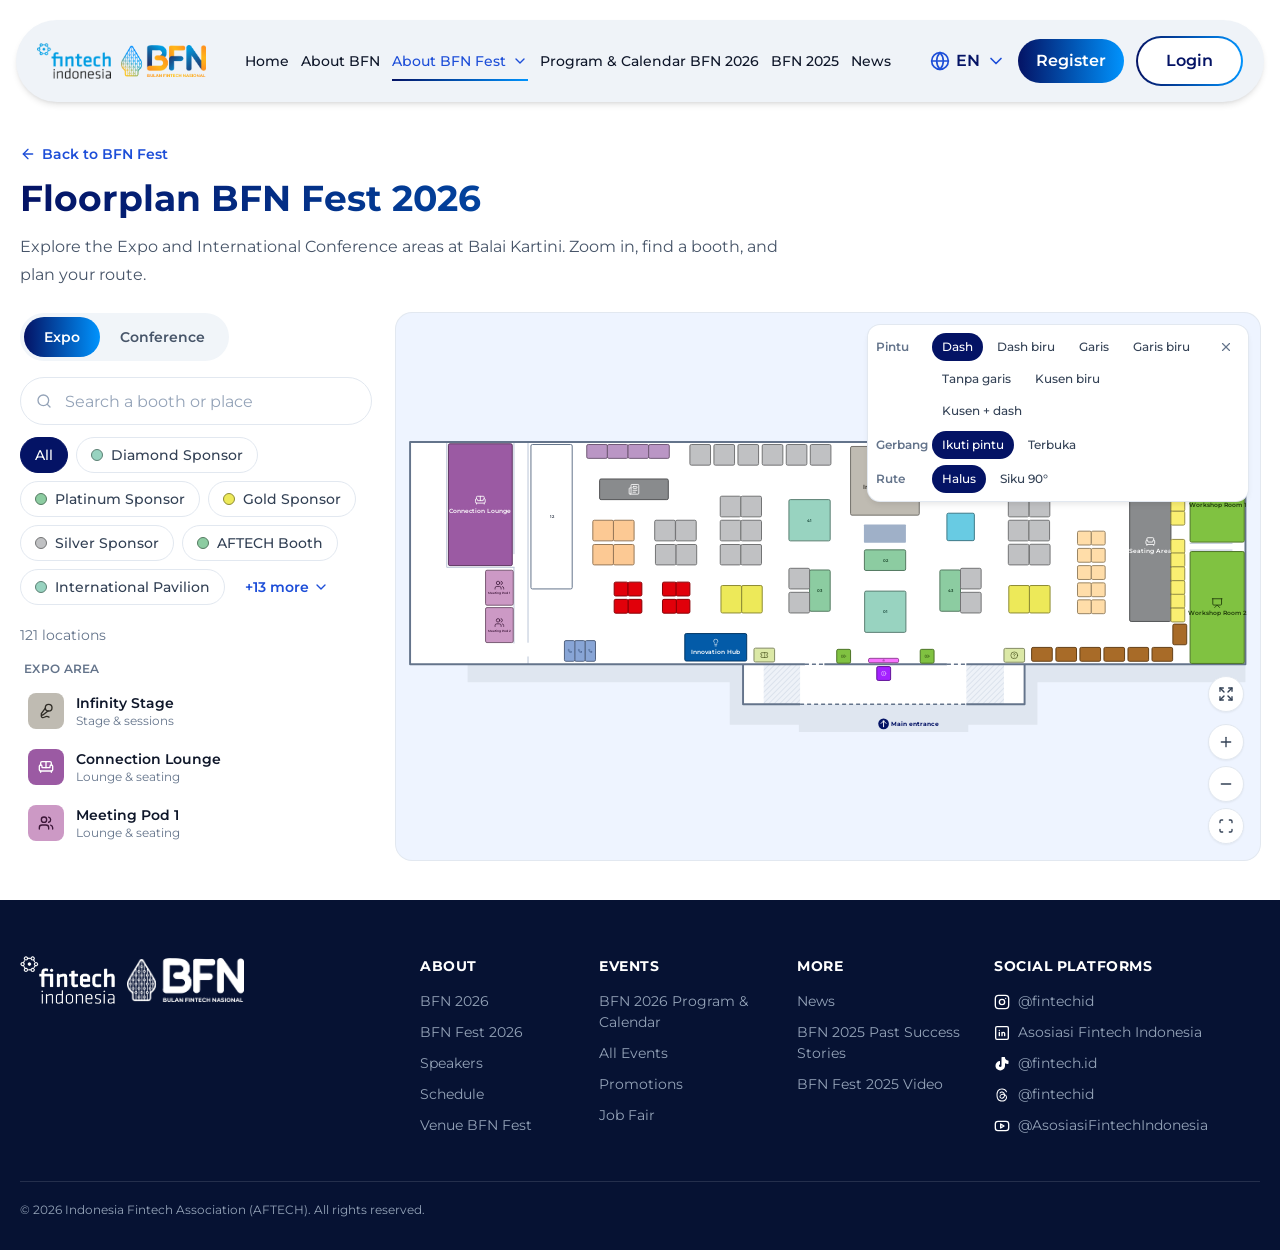
<file: public/maps/index.html>
<!doctype html>
<html lang="en">
<head>
<meta charset="utf-8">
<meta name="viewport" content="width=device-width, initial-scale=1">
<title>Floorplan BFN Fest 2026 · Prototype</title>
<link rel="preconnect" href="https://fonts.googleapis.com">
<link rel="preconnect" href="https://fonts.gstatic.com" crossorigin>
<link href="https://fonts.googleapis.com/css2?family=Montserrat:wght@400;500;600;700&display=swap" rel="stylesheet">
<style>
:root{
  --navy:#041365;--sky:#0093fd;--orange:#e4730f;--footer:#061233;
  --s50:#f8fafc;--s100:#f1f5f9;--s200:#e2e8f0;--s300:#cbd5e1;--s400:#94a3b8;--s500:#64748b;--s600:#475569;--s700:#334155;--s900:#0f172a;
  --b50:#eff6ff;--b200:#bfdbfe;--b700:#1d4ed8;
  --grad:linear-gradient(90deg,var(--navy),var(--sky));
}
*{box-sizing:border-box}
html{-webkit-text-size-adjust:100%}
body{margin:0;background:#fff;color:var(--s900);font:400 16px/24px Montserrat,ui-sans-serif,system-ui,sans-serif}
button,input,select{font:inherit;color:inherit}
button{background:none;border:0;padding:0;cursor:pointer}
a{color:inherit;text-decoration:none}
p,h1,h3,ul{margin:0;padding:0}
ul{list-style:none}
svg.i{display:block;fill:none;stroke:currentColor;stroke-width:2;stroke-linecap:round;stroke-linejoin:round;flex:none}
.sr{position:absolute;width:1px;height:1px;overflow:hidden;clip:rect(0 0 0 0);white-space:nowrap}

/* Navbar */
.nav{position:fixed;z-index:30;top:20px;left:50%;transform:translateX(-50%);width:min(1316px,calc(100% - 32px));height:82px;display:flex;align-items:center;justify-content:space-between;gap:16px;padding:0 21px;border-radius:9999px;background:#eff3f8;box-shadow:0 4px 6px -1px rgba(0,0,0,.1),0 2px 4px -2px rgba(0,0,0,.1)}
.nav-logos{display:flex;align-items:center;gap:10px;flex:none}
.nav-logos img{display:block;height:36px;width:auto}
.nav-logos img+img{height:32px}
.nav-links{display:flex;align-items:center;gap:12px;font-size:14px;line-height:20px;font-weight:500;white-space:nowrap}
.nav-links a{display:flex;align-items:center;gap:6px;height:40px;position:relative}
.nav-links a.on{color:var(--b700)}
.nav-links a.on::after{content:"";position:absolute;left:0;right:0;bottom:0;height:2px;background:var(--grad)}
.nav-actions{display:flex;align-items:center;gap:12px;flex:none}
.lang{display:flex;align-items:center;gap:6px;font-size:16px;font-weight:600;color:var(--navy)}
.lang svg{color:var(--b700)}
.btn-reg,.btn-login{display:grid;place-items:center;height:44px;padding:0 18px;border-radius:9999px;font-size:16px;font-weight:600}
.btn-reg{background:var(--grad);color:#fff}
.btn-login{height:50px;padding:0 28px;border:2px solid transparent;color:var(--navy);background:linear-gradient(#fff,#fff) padding-box,var(--grad) border-box}
.btn-menu{display:none;align-items:center;gap:10px;height:47px;padding:0 22px;border-radius:9999px;font-size:16px;font-weight:600;color:var(--navy);border:2px solid transparent;background:linear-gradient(#fff,#fff) padding-box,var(--grad) border-box}

/* Page */
.page{max-width:1240px;margin:0 auto;height:max(100vh,880px);padding:144px 0 40px;display:flex;flex-direction:column;gap:24px}
.head{display:flex;flex-direction:column;gap:12px}
.back{display:inline-flex;align-items:center;gap:6px;align-self:flex-start;font-size:14px;line-height:20px;font-weight:600;color:var(--b700)}
h1{font-size:36px;line-height:45px;font-weight:700;background:var(--grad);-webkit-background-clip:text;background-clip:text;color:transparent}
.lead{max-width:768px;line-height:28px;color:var(--s600)}
.explorer{flex:1;min-height:0;display:grid;grid-template-columns:352px minmax(0,1fr);gap:24px}
.side{display:flex;flex-direction:column;gap:16px;min-height:0}
.tabs{display:inline-flex;padding:4px;margin-bottom:4px;border-radius:9999px;background:var(--s100);align-self:flex-start}
.tab{min-height:40px;padding:0 20px;border-radius:9999px;font-size:14px;font-weight:600;color:var(--s600);transition:color .2s}
.tab:hover{color:var(--navy)}
.tab[aria-selected=true]{background:var(--grad);color:#fff}
.search{position:relative}
.search svg{position:absolute;left:16px;top:16px;color:var(--s400)}
.search input{width:100%;height:48px;padding:0 44px;border:1px solid var(--s200);border-radius:9999px;background:#fff;outline:0}
.search input::placeholder{color:var(--s400)}
.search input:focus{border-color:var(--b200);box-shadow:0 0 0 3px var(--b50)}
.controls{display:flex;flex-direction:column;gap:12px}
.chips{display:flex;flex-wrap:wrap;gap:8px;padding-bottom:4px;position:relative}
.chip{display:inline-flex;align-items:center;gap:8px;height:36px;padding:0 14px;border:1px solid var(--s200);border-radius:9999px;background:#fff;font-size:14px;line-height:20px;font-weight:500;color:var(--s700);white-space:nowrap;flex:none}
.chip:hover{background:var(--s50)}
.chip[aria-pressed=true]{background:var(--navy);border-color:var(--navy);color:#fff}
.dot{width:12px;height:12px;border-radius:50%;border:1px solid;flex:none}
.more{display:inline-flex;align-items:center;gap:4px;height:36px;padding:0 12px;border-radius:9999px;font-size:14px;font-weight:600;color:var(--b700)}
.more:hover{background:var(--b50)}
.more svg{transition:transform .2s}
.more[aria-expanded=true] svg{transform:rotate(180deg)}
.pop{display:none;position:absolute;z-index:20;left:0;top:calc(100% + 2px);width:448px;padding:6px;border:1px solid #111827;border-radius:12px;background:#fff;box-shadow:0 4px 6px -1px rgba(0,0,0,.1),0 2px 4px -2px rgba(0,0,0,.1);grid-template-columns:1fr 1fr;gap:2px}
.pop.open{display:grid}
.opt{display:flex;align-items:center;gap:10px;height:36px;padding:8px 10px;border-radius:8px;font-size:14px;line-height:20px;font-weight:500;color:var(--s700);text-align:left}
.opt:hover,.opt[aria-pressed=true]{background:var(--b50)}
.list{flex:1;min-height:0;overflow-y:auto;overscroll-behavior:contain;padding-right:23px;display:flex;flex-direction:column;gap:16px}
.status{font-size:14px;line-height:20px;color:var(--s500)}
.area h3{padding:0 4px 4px;font-size:12px;line-height:16px;font-weight:600;letter-spacing:.3px;text-transform:uppercase;color:var(--s500)}
.area ul{display:flex;flex-direction:column;gap:4px}
.area{display:flex;flex-direction:column;gap:4px}
.item{display:flex;align-items:center;gap:12px;width:100%;padding:8px;border-radius:12px;text-align:left;transition:background .15s}
.item:hover{background:var(--s50)}
.item[aria-current=true]{background:var(--b50);box-shadow:inset 0 0 0 1px var(--b200)}
.badge{display:grid;place-items:center;width:36px;height:36px;border-radius:8px;flex:none}
.item b{display:block;font-size:14px;line-height:20px;font-weight:600;color:var(--s900);overflow:hidden;text-overflow:ellipsis;white-space:nowrap}
.item span span{display:block;font-size:12px;line-height:16px;color:var(--s500);overflow:hidden;text-overflow:ellipsis;white-space:nowrap}
.item>span:last-child{min-width:0}
.empty{font-size:14px;color:var(--s500);padding:8px 4px}

/* Map */
.map{position:relative;overflow:hidden;border-radius:16px;background:#eef4ff;box-shadow:0 0 0 1px var(--s200);min-height:0}
.map.fs{position:fixed;inset:0;z-index:40;border-radius:0}
#plan{display:block;width:100%;height:100%;cursor:grab;touch-action:none;user-select:none;outline:0}
#plan.drag{cursor:grabbing}
.door{fill:none;stroke-width:1.5px;stroke-dasharray:4 3;vector-effect:non-scaling-stroke;pointer-events:none}
.door.solid{stroke-dasharray:none}
.jamb{fill:none;stroke:#0093fd;stroke-width:3px;stroke-linecap:round;vector-effect:non-scaling-stroke;pointer-events:none}
.spot{cursor:pointer;transition:opacity .2s ease-out}
.spot .shape{stroke-width:1px;vector-effect:non-scaling-stroke;transition:filter .2s}
.spot:hover .shape{filter:brightness(.92)}
.spot.dim{opacity:.2}
.spot .tag{font-weight:600;pointer-events:none;user-select:none}
.spot .small{display:none}
#plan.codes .spot .small{display:inline}
.pulse{transform-box:fill-box;transform-origin:center;animation:pulse 1.8s ease-out infinite}
@keyframes pulse{0%{opacity:0;transform:scale(1)}17%{opacity:.45}89%,100%{opacity:0;transform:scale(var(--p,1.3))}}
.draw{stroke-dasharray:1 1;animation:draw .9s ease-in-out both}
@keyframes draw{from{stroke-dashoffset:1}to{stroke-dashoffset:0}}
.ctrls{position:absolute;right:16px;bottom:16px;display:flex;flex-direction:column;gap:6px;z-index:5}
.ctrl{display:grid;place-items:center;width:36px;height:36px;border:1px solid var(--s200);border-radius:50%;background:#fff;color:var(--s700);box-shadow:0 1px 2px rgba(0,0,0,.05)}
.ctrl:hover{background:var(--s50)}
.ctrl:first-child{margin-bottom:6px}
.vp{position:absolute;z-index:5;top:12px;right:12px;display:flex;flex-direction:column;gap:6px;width:min(380px,calc(100% - 24px));padding:8px;border-radius:12px;background:#fff;box-shadow:0 0 0 1px var(--s200),0 4px 6px -1px rgba(0,0,0,.1);font-size:12px;line-height:16px}
.vp[hidden]{display:none}
.vp-row{display:flex;align-items:flex-start;gap:4px}
.vp-opts{flex:1;display:flex;flex-wrap:wrap;gap:4px}
.vp-row::-webkit-scrollbar{display:none}
.vp-row>span{flex:none;width:52px;line-height:28px;font-weight:600;color:var(--s500)}
.vp.mini{width:auto}
.vp button{flex:none;height:28px;padding:0 10px;border-radius:9999px;font-weight:500;color:var(--s700);white-space:nowrap}
.vp button:hover{background:var(--s100)}
.vp button[aria-pressed=true]{background:var(--navy);color:#fff}
.vp.mini{padding:4px}
.vp button.vp-open{display:flex;align-items:center;gap:4px;font-weight:600;color:var(--s700)}
.vp button.vp-x{display:grid;place-items:center;width:28px;padding:0;margin-left:auto;color:var(--s500)}
.tip{position:absolute;z-index:6;display:none;align-items:center;gap:8px;padding:6px 12px;border-radius:9999px;background:var(--navy);color:#fff;font-size:12px;line-height:16px;font-weight:700;white-space:nowrap;pointer-events:none;transform:translate(-50%,calc(-100% - 8px))}
.tip span{font-weight:500;color:var(--s300)}

/* Detail */
.detail{position:absolute;z-index:10;left:16px;top:16px;width:320px;max-height:calc(100% - 32px);overflow-y:auto;border-radius:16px;animation:fade .2s ease-out}
@keyframes fade{from{opacity:0;transform:translateY(8px)}}
.card{display:flex;flex-direction:column;overflow:hidden;border-radius:16px;border-top:4px solid;background:#fff;box-shadow:0 0 0 1px rgba(226,232,240,.8),0 20px 25px -5px rgba(0,0,0,.1),0 8px 10px -6px rgba(0,0,0,.1)}
.card header{display:flex;align-items:flex-start;gap:12px;padding:16px}
.card .bdg{display:grid;place-items:center;width:48px;height:48px;border-radius:12px;flex:none}
.card .txt{flex:1;min-width:0;display:flex;flex-direction:column;gap:4px}
.card .cat{font-size:11px;line-height:16px;font-weight:700;letter-spacing:.55px;text-transform:uppercase}
.card h3{font-size:18px;line-height:24px;font-weight:700;color:var(--navy)}
.meta{display:flex;flex-wrap:wrap;gap:6px;margin-top:2px}
.meta p{display:inline-flex;align-items:center;gap:4px;padding:4px 10px;border-radius:9999px;background:var(--s100);font-size:12px;line-height:16px;font-weight:500;color:var(--s600)}
.meta svg{color:var(--b700)}
.acts{display:flex;align-items:center;flex:none;margin:-4px -4px 0 0}
.ib{display:grid;place-items:center;width:36px;height:36px;border-radius:50%;color:var(--s500)}
.ib:hover{background:var(--s100);color:var(--s900)}
.desc{padding:0 16px 16px;font-size:14px;line-height:24px;color:var(--s600)}
.card footer{padding:16px;border-top:1px solid var(--s100);background:rgba(248,250,252,.7)}
.go{display:flex;align-items:center;justify-content:center;gap:8px;width:100%;height:44px;border-radius:9999px;background:var(--grad);color:#fff;font-size:14px;font-weight:600}
.rc{display:flex;align-items:center;gap:8px;padding:12px;border-radius:12px;background:#fff;box-shadow:0 0 0 1px var(--s200)}
.stops{position:relative;flex:1;min-width:0;display:grid;grid-template-columns:20px minmax(0,1fr);gap:4px 8px}
.stops::before{content:"";position:absolute;left:9px;top:42px;bottom:22px;border-left:2px dotted var(--s300)}
.stops p{grid-column:2;font-size:11px;line-height:16px;font-weight:700;letter-spacing:.55px;text-transform:uppercase;color:var(--s500)}
.stops p:nth-of-type(2){margin-top:8px}
.pt{position:relative;justify-self:center;align-self:center;width:12px;height:12px;border-radius:50%}
.pt.a{border:3px solid var(--navy);background:#fff}
.pt.b{background:var(--orange);box-shadow:0 0 0 4px rgba(228,115,15,.2)}
.fld{position:relative;display:flex;align-items:center;gap:10px;height:44px;min-width:0;padding:0 10px 0 8px;border:1px solid transparent;border-radius:8px;background:var(--s50);font-size:14px;line-height:20px;font-weight:600;color:var(--s900)}
.fld.sel{border-color:var(--s200);background:#fff}
.fld span:not(.b28){flex:1;min-width:0;overflow:hidden;text-overflow:ellipsis;white-space:nowrap}
.fld select{position:absolute;inset:0;width:100%;opacity:0;cursor:pointer}
.fld>svg{color:var(--s400)}
.b28{display:grid;place-items:center;width:28px;height:28px;border-radius:8px;flex:none}
.swap{display:grid;place-items:center;width:36px;height:36px;border-radius:50%;border:1px solid var(--s200);background:#fff;color:var(--s600);flex:none}
.swap:hover{background:var(--s50)}
.clear{display:inline-flex;align-items:center;gap:6px;height:32px;margin-top:12px;padding:0 14px;border:1px solid var(--s200);border-radius:9999px;background:#fff;font-size:14px;font-weight:600;color:var(--s700)}
.clear:hover{background:var(--s50)}
.mini{display:flex;align-items:center;gap:4px;padding:4px;border-radius:9999px;background:#fff;box-shadow:0 0 0 1px var(--s200),0 10px 15px -3px rgba(0,0,0,.1)}
.mini button:first-child{flex:1;min-width:0;display:flex;align-items:center;gap:8px;padding:6px 8px 6px 12px;border-radius:9999px;font-size:14px;font-weight:600;color:var(--navy);text-align:left}
.mini button:first-child:hover{background:var(--s100)}
.mini span{overflow:hidden;text-overflow:ellipsis;white-space:nowrap}

/* Footer */
.foot{background:var(--footer);color:#fff}
.foot-in{max-width:1240px;margin:0 auto;padding:56px 0 32px}
.foot-top{display:grid;grid-template-columns:400px 179px 198px 197px 1fr;gap:0}
.foot-logos{display:flex;align-items:center;gap:12px;align-self:start}
.foot-logos img{display:block;height:48px;width:auto}
.foot-logos img+img{height:44px}
.foot h4{margin:0 0 10px;font-size:14px;line-height:20px;font-weight:700;letter-spacing:.5px;text-transform:uppercase}
.foot li{padding:5px 12px 5px 0;font-size:14px;line-height:21px;color:var(--s400)}
.foot li.s{display:flex;align-items:center;gap:8px}
.foot li svg{flex:none}
.copy{margin-top:40px;padding-top:20px;border-top:1px solid rgba(255,255,255,.12);font-size:12px;line-height:16px;color:var(--s400)}

/* Below lg: same breakpoint as the live site */
@media (max-width:1023.98px){
  .nav{top:16px;height:71px;padding:0 12px 0 16px}
  .nav-links,.nav-actions{display:none}
  .btn-menu{display:flex}
  .nav-logos img{height:30px}
  .nav-logos img+img{height:29px}
  .page{height:auto;padding:112px 0 40px}
  .head{padding:0 16px}
  h1{font-size:30px;line-height:37.5px}
  .explorer{display:flex;flex-direction:column;gap:16px}
  .side{display:contents}
  .controls{order:1}
  .controls>*{margin:0 16px}
  .tabs{margin:0 0 0 16px;align-self:flex-start}
  .chips{flex-wrap:nowrap;overflow-x:auto;margin:0;padding:0 16px 4px;scrollbar-width:none}
  .chips::-webkit-scrollbar{display:none}
  .more,.pop{display:none!important}
  .map{order:2;margin:0 16px;aspect-ratio:328/496}
  .map.fs{margin:0;aspect-ratio:auto}
  .ctrls{right:12px;bottom:12px}
  .list{order:3;overflow:visible;padding:0 16px}
  .detail{position:fixed;left:0;right:0;top:auto;bottom:0;width:auto;max-height:none;padding:12px;z-index:35;overflow:visible;border-radius:0;animation:rise .28s ease-out}
  .detail.route .desc{display:none}
  @keyframes rise{from{transform:translateY(100%)}}
  .foot-in{padding:40px 16px 32px}
  .foot-top{display:flex;flex-direction:column;gap:24px}
  .copy{text-align:center}
}
</style>
</head>
<body>
<nav class="nav" aria-label="Main">
  <a class="nav-logos" href="../" aria-label="BFN 2026 home"><img src="[data-uri]" alt="Fintech Indonesia"><img src="[data-uri]" alt="BFN"></a>
  <div class="nav-links" id="navLinks"></div>
  <div class="nav-actions">
    <button class="lang" id="lang" aria-label="Select language"></button>
    <a class="btn-reg" href="#">Register</a>
    <a class="btn-login" href="#">Login</a>
  </div>
  <button class="btn-menu" aria-label="Open menu">Menu <svg class="i" width="20" height="20" viewBox="0 0 24 24"><path d="M4 6h16M4 12h16M4 18h16"/></svg></button>
</nav>

<main class="page">
  <div class="head">
    <a class="back" href="../" id="back"></a>
    <h1 id="title"></h1>
    <p class="lead" id="lead"></p>
  </div>
  <div class="explorer">
    <aside class="side">
      <div class="controls">
        <div class="tabs" role="tablist" id="tabs"></div>
        <div class="search" id="searchWrap"></div>
        <div class="chips" id="chips"></div>
      </div>
      <div class="list" id="list"></div>
    </aside>
    <div class="map" id="map" role="tabpanel">
      <svg id="plan" tabindex="0" preserveAspectRatio="xMidYMid meet" xmlns="http://www.w3.org/2000/svg"></svg>
      <div class="vp" id="variants" hidden></div>
      <div class="ctrls" id="ctrls"></div>
      <div class="tip" id="tip"></div>
      <div class="detail" id="detail" hidden></div>
    </div>
  </div>
</main>

<footer class="foot">
  <div class="foot-in">
    <div class="foot-top">
      <div class="foot-logos"><img src="[data-uri]" alt="Fintech Indonesia"><img src="[data-uri]" alt="BFN"></div>
      <div><h4>About</h4><ul><li>BFN 2026</li><li>BFN Fest 2026</li><li>Speakers</li><li>Schedule</li><li>Venue BFN Fest</li></ul></div>
      <div><h4>Events</h4><ul><li>BFN 2026 Program &amp; Calendar</li><li>All Events</li><li>Promotions</li><li>Job Fair</li></ul></div>
      <div><h4>More</h4><ul><li>News</li><li>BFN 2025 Past Success Stories</li><li>BFN Fest 2025 Video</li></ul></div>
      <div><h4>Social platforms</h4><ul id="social"></ul></div>
    </div>
    <p class="copy">© 2026 Indonesia Fintech Association (AFTECH). All rights reserved.</p>
  </div>
</footer>

<script>
'use strict';
const $=s=>document.querySelector(s);
const esc=s=>String(s).replace(/&/g,'&amp;').replace(/</g,'&lt;').replace(/"/g,'&quot;');

/* Lucide icons, same set as the live page */
const I={
armchair:'<path d="M19 9V6a2 2 0 0 0-2-2H7a2 2 0 0 0-2 2v3"/><path d="M3 16a2 2 0 0 0 2 2h14a2 2 0 0 0 2-2v-5a2 2 0 0 0-4 0v1.5a.5.5 0 0 1-.5.5h-9a.5.5 0 0 1-.5-.5V11a2 2 0 0 0-4 0z"/><path d="M5 18v2"/><path d="M19 18v2"/>',
'arrow-left':'<path d="m12 19-7-7 7-7"/><path d="M19 12H5"/>',
'arrow-up-down':'<path d="m21 16-4 4-4-4"/><path d="M17 20V4"/><path d="m3 8 4-4 4 4"/><path d="M7 4v16"/>',
award:'<path d="m15.477 12.89 1.515 8.526a.5.5 0 0 1-.81.47l-3.58-2.687a1 1 0 0 0-1.197 0l-3.586 2.686a.5.5 0 0 1-.81-.469l1.514-8.526"/><circle cx="12" cy="8" r="6"/>',
'battery-charging':'<path d="M15 7h1a2 2 0 0 1 2 2v6a2 2 0 0 1-2 2h-2"/><path d="M6 7H4a2 2 0 0 0-2 2v6a2 2 0 0 0 2 2h1"/><path d="m11 7-3 5h4l-3 5"/><line x1="22" x2="22" y1="11" y2="13"/>',
'briefcase-medical':'<path d="M12 11v4"/><path d="M14 13h-4"/><path d="M16 6V4a2 2 0 0 0-2-2h-4a2 2 0 0 0-2 2v2"/><path d="M18 6v14"/><path d="M6 6v14"/><rect width="20" height="14" x="2" y="6" rx="2"/>',
building2:'<path d="M6 22V4a2 2 0 0 1 2-2h8a2 2 0 0 1 2 2v18Z"/><path d="M6 12H4a2 2 0 0 0-2 2v6a2 2 0 0 0 2 2h2"/><path d="M18 9h2a2 2 0 0 1 2 2v9a2 2 0 0 1-2 2h-2"/><path d="M10 6h4"/><path d="M10 10h4"/><path d="M10 14h4"/><path d="M10 18h4"/>',
camera:'<path d="M14.5 4h-5L7 7H4a2 2 0 0 0-2 2v9a2 2 0 0 0 2 2h16a2 2 0 0 0 2-2V9a2 2 0 0 0-2-2h-3l-2.5-3z"/><circle cx="12" cy="13" r="3"/>',
car:'<path d="M19 17h2c.6 0 1-.4 1-1v-3c0-.9-.7-1.7-1.5-1.9C18.7 10.6 16 10 16 10s-1.3-1.4-2.2-2.3c-.5-.4-1.1-.7-1.8-.7H5c-.6 0-1.1.4-1.4.9l-1.4 2.9A3.7 3.7 0 0 0 2 12v4c0 .6.4 1 1 1h2"/><circle cx="7" cy="17" r="2"/><path d="M9 17h6"/><circle cx="17" cy="17" r="2"/>',
'chevron-down':'<path d="m6 9 6 6 6-6"/>',
'chevrons-up-down':'<path d="m7 15 5 5 5-5"/><path d="m7 9 5-5 5 5"/>',
'circle-help':'<circle cx="12" cy="12" r="10"/><path d="M9.09 9a3 3 0 0 1 5.83 1c0 2-3 3-3 3"/><path d="M12 17h.01"/>',
'clipboard-check':'<rect width="8" height="4" x="8" y="2" rx="1" ry="1"/><path d="M16 4h2a2 2 0 0 1 2 2v14a2 2 0 0 1-2 2H6a2 2 0 0 1-2-2V6a2 2 0 0 1 2-2h2"/><path d="m9 14 2 2 4-4"/>',
crown:'<path d="M11.562 3.266a.5.5 0 0 1 .876 0L15.39 8.87a1 1 0 0 0 1.516.294L21.183 5.5a.5.5 0 0 1 .798.519l-2.834 10.246a1 1 0 0 1-.956.734H5.81a1 1 0 0 1-.957-.734L2.02 6.02a.5.5 0 0 1 .798-.519l4.276 3.664a1 1 0 0 0 1.516-.294z"/><path d="M5 21h14"/>',
'door-closed':'<path d="M10 12h.01"/><path d="M18 20V6a2 2 0 0 0-2-2H8a2 2 0 0 0-2 2v14"/><path d="M2 20h20"/>',
'door-open':'<path d="M11 20H2"/><path d="M11 4.562v16.157a1 1 0 0 0 1.242.97L19 20V5.562a2 2 0 0 0-1.515-1.94l-4-1A2 2 0 0 0 11 4.561z"/><path d="M11 4H8a2 2 0 0 0-2 2v14"/><path d="M14 12h.01"/><path d="M22 20h-3"/>',
expand:'<path d="m15 15 6 6"/><path d="m15 9 6-6"/><path d="M21 16v5h-5"/><path d="M21 8V3h-5"/><path d="M3 16v5h5"/><path d="m3 21 6-6"/><path d="M3 8V3h5"/><path d="M9 9 3 3"/>',
gamepad2:'<line x1="6" x2="10" y1="11" y2="11"/><line x1="8" x2="8" y1="9" y2="13"/><line x1="15" x2="15.01" y1="12" y2="12"/><line x1="18" x2="18.01" y1="10" y2="10"/><path d="M17.32 5H6.68a4 4 0 0 0-3.978 3.59c-.006.052-.01.101-.017.152C2.604 9.416 2 14.456 2 16a3 3 0 0 0 3 3c1 0 1.5-.5 2-1l1.414-1.414A2 2 0 0 1 9.828 16h4.344a2 2 0 0 1 1.414.586L17 18c.5.5 1 1 2 1a3 3 0 0 0 3-3c0-1.545-.604-6.584-.685-7.258-.007-.05-.011-.1-.017-.151A4 4 0 0 0 17.32 5z"/>',
gem:'<path d="M6 3h12l4 6-10 13L2 9Z"/><path d="M11 3 8 9l4 13 4-13-3-6"/><path d="M2 9h20"/>',
globe:'<circle cx="12" cy="12" r="10"/><path d="M12 2a14.5 14.5 0 0 0 0 20 14.5 14.5 0 0 0 0-20"/><path d="M2 12h20"/>',
'graduation-cap':'<path d="M21.42 10.922a1 1 0 0 0-.019-1.838L12.83 5.18a2 2 0 0 0-1.66 0L2.6 9.08a1 1 0 0 0 0 1.832l8.57 3.908a2 2 0 0 0 1.66 0z"/><path d="M22 10v6"/><path d="M6 12.5V16a6 3 0 0 0 12 0v-3.5"/>',
handshake:'<path d="m11 17 2 2a1 1 0 1 0 3-3"/><path d="m14 14 2.5 2.5a1 1 0 1 0 3-3l-3.88-3.88a3 3 0 0 0-4.24 0l-.88.88a1 1 0 1 1-3-3l2.81-2.81a5.79 5.79 0 0 1 7.06-.87l.47.28a2 2 0 0 0 1.42.25L21 4"/><path d="m21 3 1 11h-2"/><path d="M3 3 2 14l6.5 6.5a1 1 0 1 0 3-3"/><path d="M3 4h8"/>',
info:'<circle cx="12" cy="12" r="10"/><path d="M12 16v-4"/><path d="M12 8h.01"/>',
landmark:'<line x1="3" x2="21" y1="22" y2="22"/><line x1="6" x2="6" y1="18" y2="11"/><line x1="10" x2="10" y1="18" y2="11"/><line x1="14" x2="14" y1="18" y2="11"/><line x1="18" x2="18" y1="18" y2="11"/><polygon points="12 2 20 7 4 7"/>',
languages:'<path d="m5 8 6 6"/><path d="m4 14 6-6 2-3"/><path d="M2 5h12"/><path d="M7 2h1"/><path d="m22 22-5-10-5 10"/><path d="M14 18h6"/>',
lightbulb:'<path d="M15 14c.2-1 .7-1.7 1.5-2.5 1-.9 1.5-2.2 1.5-3.5A6 6 0 0 0 6 8c0 1 .2 2.2 1.5 3.5.7.7 1.3 1.5 1.5 2.5"/><path d="M9 18h6"/><path d="M10 22h4"/>',
'map-pin':'<path d="M20 10c0 4.993-5.539 10.193-7.399 11.799a1 1 0 0 1-1.202 0C9.539 20.193 4 14.993 4 10a8 8 0 0 1 16 0"/><circle cx="12" cy="10" r="3"/>',
medal:'<path d="M7.21 15 2.66 7.14a2 2 0 0 1 .13-2.2L4.4 2.8A2 2 0 0 1 6 2h12a2 2 0 0 1 1.6.8l1.6 2.14a2 2 0 0 1 .14 2.2L16.79 15"/><path d="M11 12 5.12 2.2"/><path d="m13 12 5.88-9.8"/><path d="M8 7h8"/><circle cx="12" cy="17" r="5"/><path d="M12 18v-2h-.5"/>',
'mic-vocal':'<path d="m11 7.601-5.994 8.19a1 1 0 0 0 .1 1.298l.817.818a1 1 0 0 0 1.314.087L15.09 12"/><path d="M16.5 21.174C15.5 20.5 14.372 20 13 20c-2.058 0-3.928 2.356-6 2-2.072-.356-2.775-3.369-1.5-4.5"/><circle cx="16" cy="7" r="5"/>',
minus:'<path d="M5 12h14"/>',
monitor:'<rect width="20" height="14" x="2" y="3" rx="2"/><line x1="8" x2="16" y1="21" y2="21"/><line x1="12" x2="12" y1="17" y2="21"/>',
'monitor-play':'<path d="M10 7.75a.75.75 0 0 1 1.142-.638l3.664 2.249a.75.75 0 0 1 0 1.278l-3.664 2.25a.75.75 0 0 1-1.142-.64z"/><path d="M12 17v4"/><path d="M8 21h8"/><rect x="2" y="3" width="20" height="14" rx="2"/>',
navigation:'<polygon points="3 11 22 2 13 21 11 13 3 11"/>',
newspaper:'<path d="M15 18h-5"/><path d="M18 14h-8"/><path d="M4 22h16a2 2 0 0 0 2-2V4a2 2 0 0 0-2-2H8a2 2 0 0 0-2 2v16a2 2 0 0 1-4 0v-9a2 2 0 0 1 2-2h2"/><rect width="8" height="4" x="10" y="6" rx="1"/>',
phone:'<path d="M22 16.92v3a2 2 0 0 1-2.18 2 19.79 19.79 0 0 1-8.63-3.07 19.5 19.5 0 0 1-6-6 19.79 19.79 0 0 1-3.07-8.67A2 2 0 0 1 4.11 2h3a2 2 0 0 1 2 1.72 12.84 12.84 0 0 0 .7 2.81 2 2 0 0 1-.45 2.11L8.09 9.91a16 16 0 0 0 6 6l1.27-1.27a2 2 0 0 1 2.11-.45 12.84 12.84 0 0 0 2.81.7A2 2 0 0 1 22 16.92z"/>',
plus:'<path d="M5 12h14"/><path d="M12 5v14"/>',
presentation:'<path d="M2 3h20"/><path d="M21 3v11a2 2 0 0 1-2 2H5a2 2 0 0 1-2-2V3"/><path d="m7 21 5-5 5 5"/>',
rocket:'<path d="M4.5 16.5c-1.5 1.26-2 5-2 5s3.74-.5 5-2c.71-.84.7-2.13-.09-2.91a2.18 2.18 0 0 0-2.91-.09z"/><path d="m12 15-3-3a22 22 0 0 1 2-3.95A12.88 12.88 0 0 1 22 2c0 2.72-.78 7.5-6 11a22.35 22.35 0 0 1-4 2z"/><path d="M9 12H4s.55-3.03 2-4c1.62-1.08 5 0 5 0"/><path d="M12 15v5s3.03-.55 4-2c1.08-1.62 0-5 0-5"/>',
ruler:'<path d="M21.3 15.3a2.4 2.4 0 0 1 0 3.4l-2.6 2.6a2.4 2.4 0 0 1-3.4 0L2.7 8.7a2.41 2.41 0 0 1 0-3.4l2.6-2.6a2.41 2.41 0 0 1 3.4 0Z"/><path d="m14.5 12.5 2-2"/><path d="m11.5 9.5 2-2"/><path d="m8.5 6.5 2-2"/><path d="m17.5 15.5 2-2"/>',
scan:'<path d="M3 7V5a2 2 0 0 1 2-2h2"/><path d="M17 3h2a2 2 0 0 1 2 2v2"/><path d="M21 17v2a2 2 0 0 1-2 2h-2"/><path d="M7 21H5a2 2 0 0 1-2-2v-2"/>',
search:'<path d="m21 21-4.34-4.34"/><circle cx="11" cy="11" r="8"/>',
'shopping-bag':'<path d="M6 2 3 6v14a2 2 0 0 0 2 2h14a2 2 0 0 0 2-2V6l-3-4Z"/><path d="M3 6h18"/><path d="M16 10a4 4 0 0 1-8 0"/>',
sofa:'<path d="M20 9V6a2 2 0 0 0-2-2H6a2 2 0 0 0-2 2v3"/><path d="M2 16a2 2 0 0 0 2 2h16a2 2 0 0 0 2-2v-5a2 2 0 0 0-4 0v1.5a.5.5 0 0 1-.5.5h-11a.5.5 0 0 1-.5-.5V11a2 2 0 0 0-4 0z"/><path d="M4 18v2"/><path d="M20 18v2"/><path d="M12 4v9"/>',
star:'<path d="M11.525 2.295a.53.53 0 0 1 .95 0l2.31 4.679a2.123 2.123 0 0 0 1.595 1.16l5.166.756a.53.53 0 0 1 .294.904l-3.736 3.638a2.123 2.123 0 0 0-.611 1.878l.882 5.14a.53.53 0 0 1-.771.56l-4.618-2.428a2.122 2.122 0 0 0-1.973 0L6.396 21.01a.53.53 0 0 1-.77-.56l.881-5.139a2.122 2.122 0 0 0-.611-1.879L2.16 9.795a.53.53 0 0 1 .294-.906l5.165-.755a2.122 2.122 0 0 0 1.597-1.16z"/>',
store:'<path d="m2 7 4.41-4.41A2 2 0 0 1 7.83 2h8.34a2 2 0 0 1 1.42.59L22 7"/><path d="M4 12v8a2 2 0 0 0 2 2h12a2 2 0 0 0 2-2v-8"/><path d="M15 22v-4a2 2 0 0 0-2-2h-2a2 2 0 0 0-2 2v4"/><path d="M2 7h20"/><path d="M22 7v3a2 2 0 0 1-2 2a2.7 2.7 0 0 1-1.59-.63.7.7 0 0 0-.82 0A2.7 2.7 0 0 1 16 12a2.7 2.7 0 0 1-1.59-.63.7.7 0 0 0-.82 0A2.7 2.7 0 0 1 12 12a2.7 2.7 0 0 1-1.59-.63.7.7 0 0 0-.82 0A2.7 2.7 0 0 1 8 12a2.7 2.7 0 0 1-1.59-.63.7.7 0 0 0-.82 0A2.7 2.7 0 0 1 4 12a2 2 0 0 1-2-2V7"/>',
ticket:'<path d="M2 9a3 3 0 0 1 0 6v2a2 2 0 0 0 2 2h16a2 2 0 0 0 2-2v-2a3 3 0 0 1 0-6V7a2 2 0 0 0-2-2H4a2 2 0 0 0-2 2Z"/><path d="M13 5v2"/><path d="M13 17v2"/><path d="M13 11v2"/>',
toilet:'<path d="M7 12h13a1 1 0 0 1 1 1 5 5 0 0 1-5 5h-.598a.5.5 0 0 0-.424.765l1.544 2.47a.5.5 0 0 1-.424.765H5.402a.5.5 0 0 1-.424-.765L7 18"/><path d="M8 18a5 5 0 0 1-5-5V4a2 2 0 0 1 2-2h8a2 2 0 0 1 2 2v8"/>',
trophy:'<path d="M6 9H4.5a2.5 2.5 0 0 1 0-5H6"/><path d="M18 9h1.5a2.5 2.5 0 0 0 0-5H18"/><path d="M4 22h16"/><path d="M10 14.66V17c0 .55-.47.98-.97 1.21C7.85 18.75 7 20.24 7 22"/><path d="M14 14.66V17c0 .55.47.98.97 1.21C16.15 18.75 17 20.24 17 22"/><path d="M18 2H6v7a6 6 0 0 0 12 0V2Z"/>',
users:'<path d="M16 21v-2a4 4 0 0 0-4-4H6a4 4 0 0 0-4 4v2"/><path d="M16 3.128a4 4 0 0 1 0 7.744"/><path d="M22 21v-2a4 4 0 0 0-3-3.87"/><circle cx="9" cy="7" r="4"/>',
video:'<path d="m16 13 5.223 3.482a.5.5 0 0 0 .777-.416V7.87a.5.5 0 0 0-.752-.432L16 10.5"/><rect x="2" y="6" width="14" height="12" rx="2"/>',
x:'<path d="M18 6 6 18"/><path d="m6 6 12 12"/>'
};
const ic=(k,s=16,st)=>`<svg class="i" width="${s}" height="${s}" viewBox="0 0 24 24"${st?` style="${st}"`:''}>${I[k]}</svg>`;

/* Copy for both languages, taken from the EN and ID live pages */
const COPY={
 en:{back:'Back to BFN Fest',title:'Floorplan BFN Fest 2026',lead:'Explore the Expo and International Conference areas at Balai Kartini. Zoom in, find a booth, and plan your route.',expo:'Expo',conf:'Conference',search:'Search a booth or place',all:'All',more:'+13 more',loc:n=>n+' locations',expoArea:'Expo Area',confArea:'International Conference Area',entrance:'Main entrance',show:'Show route',from:'From',to:'To',clear:'Clear route',tba:'Exhibitor to be announced. The full exhibitor line-up will be published closer to the event.',none:'No locations found.'},
 id:{back:'Kembali ke BFN Fest',title:'Denah Lantai BFN Fest 2026',lead:'Jelajahi area Expo dan International Conference di Balai Kartini. Perbesar peta, temukan booth, dan rencanakan rute kamu.',expo:'Expo',conf:'Konferensi',search:'Cari booth atau tempat',all:'Semua',more:'+13 lainnya',loc:n=>n+' lokasi',expoArea:'Area Expo',confArea:'Area International Conference',entrance:'Pintu masuk utama',show:'Tunjukkan rute',from:'Dari',to:'Ke',clear:'Hapus rute',tba:'Exhibitor akan diumumkan. Daftar lengkap exhibitor akan dipublikasikan menjelang acara.',none:'Lokasi tidak ditemukan.'}
};
/* key: en, id, fill, stroke, text */
const CAT={
 d:['Diamond Sponsor','Sponsor Diamond','98d3c0','5b7f73','0f3d30'],
 p:['Platinum Sponsor','Sponsor Platinum','8ccca1','547a61','123d22'],
 g:['Gold Sponsor','Sponsor Gold','ede959','8e8c35','4a4703'],
 s:['Silver Sponsor','Sponsor Silver','c0c1c3','737475','2a2c30'],
 a:['AFTECH Booth','Booth AFTECH','8ccca1','547a61','123d22'],
 i:['International Pavilion','International Pavilion','98d3c0','5b7f73','0f3d30'],
 u:['University','Universitas','68cbe3','3e7a88','08384a'],
 r:['Regulator','Regulator','fcc994','977959','5c3208'],
 x:['Association Partner','Mitra Asosiasi','e1000a','870006','ffffff'],
 m:['Media','Media','ba96c5','705a76','2e1238'],
 t:['Start Up Corner','Start Up Corner','ffdda9','998565','5c3a08'],
 k:['MSME (UMKM)','UMKM','faef71','968f44','4a4203'],
 e:['Exhibition Ala Carte','Exhibition Ala Carte','a86b28','654018','ffffff'],
 c:['Car Display','Display Mobil','ffffff','64748b','1e293b'],
 S:['Stage & sessions','Panggung & sesi','bfbbb2','73706b','2f2c26'],
 E:['Experience','Pengalaman','c9f2ec','0d9488','0b4a4a'],
 W:['Workshop','Workshop','80c241','4d7427','1f3a0a'],
 L:['Lounge & seating','Lounge & area duduk','fdebc8','e4730f','7a3a06'],
 F:['Facility','Fasilitas','f1f5f9','94a3b8','334155']
};
const CAT_ORDER='dpgsaiurxmtkecSEWLF';
const BOOTH_ICON={d:'gem',a:'building2',p:'trophy',s:'medal',g:'award',x:'handshake',c:'car',m:'newspaper',r:'landmark',i:'globe',u:'graduation-cap',t:'rocket',k:'shopping-bag',e:'store'};
const BOOTH_SIZE={d:'6 × 6 m',a:'6 × 3 m',p:'6 × 3 m',s:'3 × 3 m',g:'4 × 3 m',x:'2 × 2 m',c:'21 × 6 m',m:'3 × 2 m',r:'3 × 3 m',i:'6 × 6 m',u:'4 × 4 m',t:'2 × 2 m',k:'2 × 2 m',e:'3 × 2 m'};

/* name|cat|x,y,w,h|fill|stroke|text|icon|size */
const EXPO_NAMED=`Infinity Stage|S|1933,153,283,283|bfbbb2|73706b|2f2c26|mic-vocal|
Connection Lounge|L|276,142,263,502|9b5aa3|5d3662|ffffff|sofa|
Meeting Pod 1|L|429,663,114,144|cc99c5|7a5c76|3b1638|users|
Meeting Pod 2|L|429,817,114,144|cc99c5|7a5c76|3b1638|users|
Media Lounge|L|899,287,283,85|898b8d|525355|ffffff|newspaper|10 × 3 m
Phone Booth 1|L|839,953,43,85|88a5d6|526380|13294f|phone|3 × 1.5 m
Phone Booth 2|L|796,953,43,85|88a5d6|526380|13294f|phone|3 × 1.5 m
Phone Booth 3|L|754,953,43,85|88a5d6|526380|13294f|phone|3 × 1.5 m
Innovation Hub|E|1250,924,255,113|035ba8|023765|ffffff|lightbulb|9 × 4 m
Fintech Passport|E|1535,984,85,57|dbe8a6|838b64|3a4410|ticket|
Photo Wall|E|2007,1026,124,18|f873ff|954599|4a0a4f|camera|
Games Booth 1|E|2433,153,57,85|f5aacb|93667a|5c1636|gamepad2|3 × 2 m
Games Booth 2|E|2504,153,57,85|f5aacb|93667a|5c1636|gamepad2|3 × 2 m
Games Booth 3|E|2575,153,57,85|f5aacb|93667a|5c1636|gamepad2|3 × 2 m
Charging Station 1|F|1876,989,57,57|80c241|4d7427|1f3a0a|battery-charging|2 × 2 m
Charging Station 2|F|2220,989,57,57|80c241|4d7427|1f3a0a|battery-charging|2 × 2 m
Charging Station 3|F|3008,140,57,57|80c241|4d7427|1f3a0a|battery-charging|2 × 2 m
Help Desk|F|2565,985,85,57|dbe8a6|838b64|3a4410|circle-help|
Information Center|F|2041,1060,57,57|a421ff|621499|ffffff|info|
Seating Area|L|3083,250,170,624|898b8d|525355|ffffff|armchair|
Workshop Room 1|W|3332,193,223,354|80c241|4d7427|1f3a0a|presentation|
Workshop Room 2|W|3332,586,223,461|80c241|4d7427|1f3a0a|presentation|`;
const BOOTH_SEQ='dapss'+'gg'+'xxxx'+'c'+'mmmm'+'rrrr'+'ss'+'xxxx'+'ssssssssssssss'+'i'+'u'+'p'+'sssss'+'gg'+'sss'+'tttttttttt'+'kkkkkkkkkk'+'eeeeeee';
const BOOTH_BOX='1991,749,170,170 1990,579,170,85 1764,662,85,170 1679,655,85,85 1679,754,85,85 1484,726,85,113 1399,726,85,113 1214,783,57,57 1158,783,57,57 1016,783,57,57 959,783,57,57 616,145,170,595 846,145,85,57 931,145,85,57 1016,145,85,57 1101,145,85,57 871,457,85,85 871,557,85,84 956,557,85,84 956,457,85,85 1126,457,85,85 1129,557,85,84 959,712,57,57 1016,712,57,57 1158,712,57,57 1214,712,57,57 1214,557,85,84 1212,457,85,85 1271,145,85,85 1370,145,85,85 1469,145,85,85 1569,145,85,85 1668,145,85,85 1767,145,85,85 1396,358,85,85 1396,457,85,85 1396,557,85,84 1481,557,85,84 1481,457,85,85 1481,358,85,85 1679,372,170,170 2330,428,113,113 2301,662,85,170 2386,754,85,85 2386,655,85,85 2583,358,85,85 2583,457,85,85 2583,556,85,85 2585,726,85,113 2670,726,85,113 2670,556,85,85 2668,457,85,85 2669,358,85,85 2868,502,57,57 2868,573,57,57 2868,644,57,57 2868,715,57,57 2868,785,57,57 2925,785,57,57 2925,715,57,57 2925,644,57,57 2925,573,57,57 2925,502,57,57 3253,193,57,57 3253,250,57,57 3253,363,57,57 3253,420,57,57 3253,536,57,57 3253,592,57,57 3253,649,57,57 3253,706,57,57 3253,762,57,57 3253,819,57,57 3261,885,57,85 3175,981,85,57 3076,981,85,57 2977,981,85,57 2878,981,85,57 2779,981,85,57 2679,981,85,57'.split(' ');
const CONF_NAMED=`Main Stage|S|1250,1123,553,304|565554|343332|ffffff|mic-vocal|19.52 × 3.67 m|M1361 1123h329v96h-329ZM1250 1219h553v104h-553ZM1391 1323h102v37h-102ZM1493 1323h68v104h-68ZM1561 1323h102v37h-102Z
Plenary Seating|S|1100,1555,855,480|bfbbb2|73706b|2f2c26|armchair||R
VIP Seating|S|1305,1474,445,56|bfbbb2|73706b|2f2c26|star||R
Media Seating|S|1844,1980,106,54|bfbbb2|73706b|2f2c26|video||R
Interpreter Booth|F|1283,1918,57,57|f1f5f9|94a3b8|334155|languages|
LED Immersive|E|1272,1032,510,28|d4f7f7|7f9494|0b4a4a|monitor-play|19.52 × 3.67 m
Digital Signage 1|F|632,1300,36,18|f8bfff|957399|4a0a4f|monitor|
Digital Signage 2|F|1987,1040,36,18|f8bfff|957399|4a0a4f|monitor|
Registration|F|2190,700,86,156|ffc66a|997740|5c3a08|clipboard-check|5 × 1 m
VIP Lounge|L|1992,1089,252,956|fdebc8|e4730f|7a3a06|crown||M1992 1089H2004A240 356 0 0 0 2244 1445V2045H1992Z
Holding Room|L|817,1326,236,240|fdebc8|e4730f|7a3a06|door-closed|
Sekar Jagad|S|1037,190,984,666|bfbbb2|73706b|2f2c26|landmark||R
Restrooms 1|F|801,737,134,100|f1f5f9|94a3b8|334155|toilet|
Restrooms 2|F|935,2046,120,234|f1f5f9|94a3b8|334155|toilet|
Medical Room|F|946,737,91,100|f1f5f9|94a3b8|334155|briefcase-medical|
Lift|F|2151,131,140,58|f1f5f9|94a3b8|334155|arrow-up-down|
Escalators|F|2279,443,122,418|f1f5f9|94a3b8|334155|arrow-up-down|
Lobby Utama|F|2500,1000,380,420|f1f5f9|94a3b8|334155|door-open|
To Kartika Expo|F|80,1110,360,195|f1f5f9|94a3b8|334155|store|`;
/* English name without its number: Indonesian name, English description, Indonesian description */
const LOC={
 'Charging Station':['Charging Station','Charge your phone and other devices.','Isi daya ponsel dan perangkat kamu.'],
 'Main Stage':['Panggung Utama','The International Conference stage in the Dana Rote room, with LED screens.','Panggung International Conference di ruang Dana Rote, dilengkapi layar LED.'],
 'Connection Lounge':['Connection Lounge','A lounge on the west side of the hall to meet, network and take a break.','Lounge di sisi barat hall untuk bertemu, berjejaring, dan beristirahat.'],
 'Digital Signage':['Digital Signage','A digital screen with event information.','Layar digital berisi informasi acara.'],
 'Escalators':['Eskalator','Escalators to the other floors, next to Registration.','Eskalator ke lantai lain, di samping Registrasi.'],
 'To Kartika Expo':['Ke Kartika Expo','Head west to the Exhibition Area at Kartika Expo.','Jalan ke arah barat menuju area pameran di Kartika Expo.'],
 'Fintech Passport':['Fintech Passport','The Fintech Passport counter, next to the Innovation Hub.','Konter Fintech Passport, di samping Innovation Hub.'],
 'Games Booth':['Booth Games','Games and activities on the north side of the hall.','Permainan dan aktivitas di sisi utara hall.'],
 'Help Desk':['Help Desk','Ask the crew for directions and assistance.','Tanyakan arah dan bantuan kepada kru.'],
 'Holding Room':['Holding Room','A meeting room by the west side door of the conference room.','Ruang pertemuan di samping pintu barat ruang konferensi.'],
 'Infinity Stage':['Infinity Stage','The main stage of the expo for keynotes, launches and live sessions.','Panggung utama expo untuk keynote, peluncuran, dan sesi langsung.'],
 'Information Center':['Information Center','Event information in the entrance lobby.','Informasi acara di lobi pintu masuk.'],
 'Innovation Hub':['Innovation Hub','A showcase of new fintech products and innovations.','Etalase produk dan inovasi fintech terbaru.'],
 'Interpreter Booth':['Booth Interpreter','Simultaneous interpretation for the conference sessions.','Penerjemahan simultan untuk sesi konferensi.'],
 'LED Immersive':['LED Immersive','A 19.52 m immersive LED wall in the foyer outside the conference room.','Dinding LED imersif 19,52 m di foyer depan ruang konferensi.'],
 'Lift':['Lift','Lift to the other floors.','Lift ke lantai lain.'],
 'Lobby Utama':['Lobby Utama','The main lobby on the east side of the building.','Lobi utama di sisi timur gedung.'],
 'Media Lounge':['Media Lounge','Working space for media covering the event.','Ruang kerja untuk media yang meliput acara.'],
 'Media Seating':['Kursi Media','Fourteen seats for media at the back of the room.','Empat belas kursi media di bagian belakang ruangan.'],
 'Medical Room':['Ruang Medis','First aid and medical assistance.','Pertolongan pertama dan bantuan medis.'],
 'Meeting Pod':['Meeting Pod','A private pod for small business meetings.','Ruang tertutup untuk pertemuan bisnis kecil.'],
 'Phone Booth':['Phone Booth','A quiet booth for calls.','Bilik tenang untuk menelepon.'],
 'Photo Wall':['Photo Wall','Doorstop and photo wall by the main doors of the hall.','Doorstop dan photo wall di pintu utama hall.'],
 'Plenary Seating':['Kursi Pleno','406 seats in the Dana Rote room: 195 classroom and 211 theatre.','406 kursi di ruang Dana Rote: 195 classroom dan 211 theater.'],
 'Registration':['Registrasi','Register for the conference here, next to the escalators.','Registrasi konferensi di sini, di samping eskalator.'],
 'Restrooms':['Toilet','Restrooms on the conference floor.','Toilet di lantai konferensi.'],
 'Seating Area':['Area Duduk','Tables and seats next to the workshop rooms.','Meja dan kursi di samping ruang workshop.'],
 'Sekar Jagad':['Sekar Jagad','The ballroom on the north side of the conference foyer.','Ballroom di sisi utara foyer konferensi.'],
 'VIP Lounge':['VIP Lounge','A lounge for 20 guests next to the conference room.','Lounge untuk 20 tamu di samping ruang konferensi.'],
 'VIP Seating':['Kursi VIP','Twenty VIP seats in front of the main stage.','Dua puluh kursi VIP di depan panggung utama.'],
 'Workshop Room':['Ruang Workshop','Workshop space for 30 people in the east wing of the hall.','Ruang workshop untuk 30 orang di sayap timur hall.']
};
const locOf=s=>LOC[s.name.replace(/ \d+$/,'')];
const nm=s=>{const l=locOf(s);return state.lang==='id'&&l?s.name.replace(/^.*?( \d+)?$/,l[0]+'$1'):s.name};
const descOf=s=>{const l=locOf(s);return l?l[state.lang==='id'?2:1]:''};
const slug=s=>s.toLowerCase().replace(/ /g,'-');
function named(src,area){return src.split('\n').map(r=>{const[n,c,b,f,st,fg,ic_,size,ex]=r.split('|');return{id:slug(n),name:n,cat:c,rect:b.split(',').map(Number),fill:f,stroke:st,fg,icon:ic_,size:size||'',region:ex==='R',path:ex&&ex!=='R'?ex:null,area}})}
const expoBooths=[...BOOTH_SEQ].map((c,i)=>{const n=String(i+1).padStart(2,'0'),[,,fill,stroke,fg]=CAT[c];return{id:n,code:n,name:'Booth '+n,cat:c,rect:BOOTH_BOX[i].split(',').map(Number),fill,stroke,fg,icon:BOOTH_ICON[c],size:BOOTH_SIZE[c],area:'expo'}});

function conferenceDecor(){const d=[];
 for(const y of [1565,1608,1652,1695,1738])for(const[x,w,n,p]of [[1115,103,6,103/6],[1260,153,9,17],[1455,153,9,17],[1651,154,9,154/9],[1847,103,6,103/6]]){d.push([x,y,w,8]);for(let i=0;i<n;i++)d.push([x+2+i*p,y+12,12,12])}
 for(const[x,n,rows]of [[1105,9,2],[1275,9,4],[1472,9,5],[1667,9,7],[1850,7,9]])for(let j=0;j<rows;j++)for(let i=0;i<n;i++)d.push([x+13.5*i,1789+27*j,11,11]);
 for(let i=0;i<20;i++)d.push([1315+21.2*i,1504,16,16]);
 d.push([1057,1870,207,115],[1477,1970,102,52]);return d}

const CONF_OUT='M801 190H2417V975H2477V1445H2419V2045H2477V2280H576V2045H549V1326H457V1089H726V999H801Z';
const AREAS={
 expo:{id:'expo',vb:[60,90,3560,1280],spots:[...named(EXPO_NAMED,'expo'),...expoBooths],decor:[[1988,475,173,75]],entrance:[2069,1290],
  structures:[['M355 1050H3560V1125H2703V1300H2418V1330H1720V1300H1435V1125H355Z','#dfe6f0'],['M118 135H3560V1050H118Z','#fff'],['M1490 1050H2650V1215H1490Z','#fff'],['M1575 1050H1725V1215H1575Z','h'],['M2410 1050H2565V1215H2410Z','h']],
  walls:'M118 1050H3560M1490 1050V1215H1725M2410 1215H2650V1050M604 135V960M604 1020V1050M269 135V651H546M546 135V595M546 651V963M3332 552H3505M3332 580H3505',
  outline:'M118 135H3560V1050H2650V1215H1490V1050H118Z',
  walk:[[[118,135],[3560,135],[3560,1050],[2650,1050],[2650,1215],[1490,1215],[1490,1050],[118,1050]],[[1720,1215],[2420,1215],[2420,1330],[1720,1330]]],doors:[[1785,1050],[2370,1050]],opening:[1725,1195,685,40],
  draw:{walls:'M604 135V960M604 1020V1050M269 135V651H546M546 135V595M546 651V963M3332 552H3505M3332 580H3505',outline:'M1725 1215H1490V1050H1745M1825 1050H2330M2410 1050H2650V1215H2410M1490 1050H118V135H3560V1050H2650',door:'M1745 1050H1825M2330 1050H2410',gate:'M1725 1215H2410'}},
 conference:{id:'conference',vb:[40,100,2900,2340],spots:named(CONF_NAMED,'conference'),decor:conferenceDecor(),entrance:[1525,2320],
  structures:[['M1060 2280H2260V2410H1060Z','#dfe6f0'],['M2477 975H2900V1445H2477Z','#dfe6f0'],['M60 1089H457V1326H60Z','#dfe6f0'],[CONF_OUT,'#fff'],['M2151 131H2291V190H2151Z','#fff'],['M1053 1089h939v956h-939Z','r'],['M1037 190H2021V856H1037Z','r'],['M817 1326H1053V1566H817Z','r'],['M1992 1089H2004A240 356 0 0 0 2244 1445V2045H1992Z','r'],['M801 190H1037V737H801Z','h'],['M817 1089H1053V1270H817Z','h'],['M549 1326H817V1566H1053V2045H935V2280H576V2045H549Z','h'],['M2244 2189H2477V2280H2244Z','h']],
  walls:'M549 1089V1326M817 1089V1326M576 2280H2477M2244 2045V2280M2477 975V1445',outline:CONF_OUT,
  /* Rooms are destinations, not shortcuts: routes only enter one when the start or destination is inside it */
  rooms:[[[1053,1089],[1992,1089],[1992,2045],[1053,2045]],[[1992,1089],[2004,1089],[2244,1445],[2244,2045],[1992,2045]],[[817,1326],[1053,1326],[1053,1566],[817,1566]],[[1037,190],[2021,190],[2021,856],[1037,856]]],
  draw:{rooms:{'M1053 1089h939v956h-939Z':'M1335 2045H1053V1089H1992V2045H1715M1655 2045H1625M1565 2045H1485M1425 2045H1395'},walls:'M549 1089V1326M817 1089V1326M2244 2045V2280M2477 975V1445',outline:'M576 2280V2045H549V1326H457V1089H726V999H801V190H2417V975H2477V1445H2419V2045H2477V2280H1720M1660 2280H1625M1565 2280H1482M1422 2280H1390M1330 2280H576',door:'M1335 2045H1395M1425 2045H1485M1565 2045H1625M1655 2045H1715M1330 2280H1390M1422 2280H1482M1565 2280H1625M1660 2280H1720',gate:''},
  walk:[[[801,190],[2417,190],[2417,975],[2477,975],[2477,1445],[2419,1445],[2419,2045],[2477,2045],[2477,2280],[576,2280],[576,2045],[549,2045],[549,1326],[457,1326],[457,1089],[726,1089],[726,999],[801,999]],[[1400,2280],[1650,2280],[1650,2345],[1400,2345]]],doors:[[549,1170],[549,1245],[817,1298],[932,1326],[1053,1298],[1992,1457],[1365,2045],[1455,2045],[1595,2045],[1685,2045],[1360,2280],[1452,2280],[1595,2280],[1690,2280],[2244,2001],[2244,2114],[1237,856],[2021,472],[2477,1060],[2477,1210],[2477,1360]]}
};

/* Test variants: ?door=dash|dash-blue|line|line-blue|gap|jamb|jamb-dash, ?gate=dash|open and ?route=smooth|rigid */
const testParams=new URLSearchParams(location.search);
const doorParam=testParams.get('door')==='blue'?'dash-blue':testParams.get('door');
const DOOR_OPTIONS=[['dash','Dash'],['dash-blue','Dash biru'],['line','Garis'],['line-blue','Garis biru'],['gap','Tanpa garis'],['jamb','Kusen biru'],['jamb-dash','Kusen + dash']];
let DOOR=DOOR_OPTIONS.some(o=>o[0]===doorParam)?doorParam:'dash';
let GATE=['dash','open'].includes(testParams.get('gate'))?testParams.get('gate'):(DOOR==='gap'?'open':'dash');
let testPanel=testParams.get('panel')!=='0',vpOpen=true,ROUTE=testParams.get('route')==='rigid'?'rigid':'smooth';
const state={lang:'en',area:'expo',filter:null,q:'',sel:null,route:null,reversed:false,mini:false};
const t=()=>COPY[state.lang];
const catName=c=>CAT[c][state.lang==='en'?0:1];
const spotById=id=>AREAS.expo.spots.concat(AREAS.conference.spots).find(s=>s.id===id);
const fmtSize=s=>state.lang==='id'?s.replace('.',','):s;
const detail=s=>catName(s.cat)+(s.size?' · '+fmtSize(s.size):'');
const matches=s=>(!state.filter||s.cat===state.filter)&&(!state.q||(nm(s)+' '+detail(s)).toLowerCase().includes(state.q));

/* Static UI */
function renderChrome(){
 document.documentElement.lang=state.lang;
 const c=t();
 $('#back').innerHTML=ic('arrow-left')+esc(c.back);$('#title').textContent=c.title;$('#lead').textContent=c.lead;
 $('#navLinks').innerHTML=`<a href="../">Home</a><a href="#">About BFN</a><a href="#" class="on">About BFN Fest ${ic('chevron-down')}</a><a href="#">Program &amp; Calendar BFN 2026</a><a href="#">BFN 2025</a><a href="#">News</a>`;
 $('#lang').innerHTML=ic('globe',20)+state.lang.toUpperCase()+ic('chevron-down',20);
 $('#tabs').innerHTML=['expo','conference'].map(a=>`<button class="tab" role="tab" aria-selected="${state.area===a}" data-area="${a}">${esc(a==='expo'?c.expo:c.conf)}</button>`).join('');
 $('#searchWrap').innerHTML=`<label class="sr" for="q">Search the floor plan</label>${ic('search')}<input id="q" type="search" autocomplete="off" placeholder="${esc(c.search)}" value="${esc(state.q)}">`;
 renderChips();
 $('#ctrls').innerHTML=[['expand','Full screen','fs'],['plus','Zoom in','in'],['minus','Zoom out','out'],['scan','Show whole plan','fit']].map(([k,l,a])=>`<button class="ctrl" aria-label="${l}" title="${l}" data-act="${a}">${ic(k)}</button>`).join('');
}
function renderChips(){
 const c=t(),inline=[...'dpgsai'],rest=[...CAT_ORDER].slice(6);
 const chip=k=>`<button class="chip" aria-pressed="${state.filter===k}" data-cat="${k}"><span class="dot" style="background:#${CAT[k][2]};border-color:#${CAT[k][3]}"></span>${esc(catName(k))}</button>`;
 $('#chips').innerHTML=`<button class="chip" aria-pressed="${!state.filter}" data-cat="">${esc(c.all)}</button>`+inline.map(chip).join('')+`<span class="mob-rest" style="display:contents">${rest.map(k=>`<span class="only-m" style="display:contents">${chip(k)}</span>`).join('')}</span>`+`<button class="more" aria-expanded="false" id="more">${esc(c.more)}${ic('chevron-down')}</button><div class="pop" id="pop">${rest.map(k=>`<button class="opt" aria-pressed="${state.filter===k}" data-cat="${k}"><span class="dot" style="background:#${CAT[k][2]};border-color:#${CAT[k][3]}"></span>${esc(catName(k))}</button>`).join('')}</div>`;
 syncChips();
}
function syncChips(){const d=innerWidth>=1024;document.querySelectorAll('.only-m').forEach(e=>e.style.display=d?'none':'contents')}

function renderList(){
 const c=t();let n=0;
 const group=(a,label)=>{const items=AREAS[a].spots.filter(matches);n+=items.length;if(!items.length)return'';
  return`<section class="area"><h3>${esc(label)}</h3><ul>${items.map(s=>`<li><button class="item" data-id="${s.id}"${state.sel===s.id?' aria-current="true"':''}><span class="badge" style="background:#${s.fill};color:#${s.fg}">${ic(s.icon)}</span><span><b>${esc(nm(s))}</b><span>${esc(detail(s))}</span></span></button></li>`).join('')}</ul></section>`};
 const html=group('expo',c.expoArea)+group('conference',c.confArea);
 $('#list').innerHTML=`<p class="status" role="status">${esc(c.loc(n))}</p>`+(html||`<p class="empty">${esc(c.none)}</p>`);
}

/* Map drawing */
const plan=$('#plan');
const hatchPattern='<defs><pattern id="hatch" width="16" height="16" patternUnits="userSpaceOnUse" patternTransform="rotate(45)"><rect width="16" height="16" fill="#eef2f8"/><line x1="0" y1="0" x2="0" y2="16" stroke="#d5dde9" stroke-width="6"/></pattern></defs>';
function spotSvg(s){
 const[x,y,w,h]=s.rect,cx=x+w/2,cy=y+h/2;
 const shape=s.path?`<path class="shape" d="${s.path}"`:`<rect class="shape" x="${x}" y="${y}" width="${w}" height="${h}" rx="6"`;
 let inner='';
 if(s.code){
  const a=Math.min(18,.32*h,w/(.7*s.code.length));
  inner=`<text class="tag${Math.max(w,h)<160?' small':''}" x="${cx}" y="${cy}" font-size="${a}" fill="#${s.fg}" text-anchor="middle" dominant-baseline="central">${s.code}</text>`;
 }else{
  const color=s.region?s.stroke:s.fg,p=Math.min(26,w/(.62*nm(s).length)),m=h>=90&&p>=11,sz=Math.min(48,.4*w,h*(m?.3:.6)),top=cy-(sz+(m?1.5*p:0))/2;
  inner=`<svg x="${cx-sz/2}" y="${top}" width="${sz}" height="${sz}" viewBox="0 0 24 24" fill="none" stroke="#${color}" stroke-width="1.75" stroke-linecap="round" stroke-linejoin="round" pointer-events="none">${I[s.icon]}</svg>`;
  if(m)inner+=`<text class="tag" x="${cx}" y="${top+sz+1.1*p}" font-size="${p}" fill="#${color}" text-anchor="middle"${s.region?' stroke="#fff" stroke-width="6" paint-order="stroke"':''}>${esc(nm(s))}</text>`;
 }
 return`<g class="spot" role="button" tabindex="0" data-id="${s.id}" aria-label="${esc(nm(s)+', '+catName(s.cat))}">${shape} fill="#${s.fill}"${s.region?' fill-opacity=".18"':''} stroke="#${s.stroke}"/>${inner}</g>`;
}
function renderMap(){
 const a=AREAS[state.area],[ex,ey]=a.entrance;
 plan.setAttribute('viewBox',a.vb.join(' '));
 $('#map').setAttribute('aria-label',state.area==='expo'?t().expoArea:t().confArea);
 const dr=a.draw,rooms=dr&&dr.rooms||{};
 const st=a.structures.map(([d,f])=>rooms[d]?`<path d="${d}" fill="#eef2f8"/><path d="${rooms[d]}" fill="none" stroke="#64748b" stroke-width="8" stroke-linejoin="round"/>`:f==='r'?`<path d="${d}" fill="#eef2f8" stroke="#b8c4d6" stroke-width="4"/>`:`<path d="${d}" fill="${f==='h'?'url(#hatch)':f}"/>`).join('');
 plan.innerHTML=hatchPattern+`<g id="cam">${st}<path d="${dr?dr.walls:a.walls}" fill="none" stroke="#b8c4d6" stroke-width="4" stroke-linecap="round"/><path d="${dr?dr.outline:a.outline}" fill="none" stroke="#64748b" stroke-width="8" stroke-linejoin="round"/><g id="doors">${doorSvg()}</g>${a.decor.map(([x,y,w,h])=>`<rect x="${x}" y="${y}" width="${w}" height="${h}" rx="3" fill="#9fb0c8" pointer-events="none"/>`).join('')}${a.spots.map(spotSvg).join('')}<g pointer-events="none"><circle cx="${ex}" cy="${ey+6}" r="22" fill="#041365"/><path d="M${ex} ${ey-6}l-10 10m10-10l10 10m-10-10v24" stroke="#fff" stroke-width="4" stroke-linecap="round" fill="none"/><text id="entr" x="${ex+32}" y="${ey+14}" font-size="24" font-weight="700" fill="#041365">${esc(t().entrance)}</text></g><g id="routeG" pointer-events="none"></g><g id="selG" pointer-events="none"></g></g>`;
 syncDim();drawSelection();renderVariants();
}
function doorSvg(){
 const dr=AREAS[state.area].draw;if(!dr)return'';
 if(DOOR.startsWith('jamb')){
  const d=dr.door+(GATE==='open'?'':dr.gate),ends=[...d.matchAll(/M([\d.]+) ([\d.]+)H([\d.]+)/g)].flatMap(m=>[[m[1],m[2]],[m[3],m[2]]]);
  return(DOOR==='jamb-dash'?`<path class="door" d="${d}" stroke="#0093fd"/>`:'')+ends.map(([x,y])=>`<path class="jamb" data-x="${x}" data-y="${y}"/>`).join('')}
 const color=DOOR.endsWith('blue')?'#0093fd':DOOR==='line'?'#94a3b8':'#64748b',line=d=>`<path class="door${DOOR.startsWith('line')?' solid':''}" d="${d}" stroke="${color}"/>`;
 return(DOOR==='gap'?'':line(dr.door))+(GATE==='open'||!dr.gate?'':line(dr.gate))}
function renderVariants(){
 const dr=AREAS[state.area].draw,v=$('#variants'),show=testPanel&&!!dr;v.hidden=!show;if(!show)return;
 const btn=(k,val,label,on)=>`<button data-${k}="${val}" aria-pressed="${on}">${label}</button>`,close=`<button class="vp-x" data-vp="collapse" aria-label="Kecilkan panel varian">${ic('x',14)}</button>`;
 v.classList.toggle('mini',!vpOpen);
 if(!vpOpen){v.innerHTML=`<button class="vp-open" data-vp="expand">Varian pintu ${ic('chevron-down',14)}</button>`;return}
 const gate=dr.gate?`<div class="vp-row"><span>Gerbang</span><div class="vp-opts">${btn('gate','dash','Ikuti pintu',GATE==='dash')}${btn('gate','open','Terbuka',GATE==='open')}</div></div>`:'';
 const route=`<div class="vp-row"><span>Rute</span><div class="vp-opts">${btn('route','smooth','Halus',ROUTE==='smooth')}${btn('route','rigid','Siku 90°',ROUTE==='rigid')}</div></div>`;
 v.innerHTML=`<div class="vp-row"><span>Pintu</span><div class="vp-opts">${DOOR_OPTIONS.map(([k,l])=>btn('door',k,l,DOOR===k)).join('')}</div>${close}</div>${gate}${route}`}
function sizeJambs(){const h=6/(units().ppu*cam.k);document.querySelectorAll('.jamb').forEach(p=>{const y=+p.dataset.y;p.setAttribute('d',`M${p.dataset.x} ${y-h}V${y+h}`)})}
function setVariant(door,gate){DOOR=door;GATE=gate;$('#doors').innerHTML=doorSvg();sizeJambs();renderVariants();syncUrl()}
function syncDim(){const a=AREAS[state.area];plan.querySelectorAll('.spot').forEach(g=>{const s=a.spots.find(x=>x.id===g.dataset.id);g.classList.toggle('dim',!matches(s))})}
function drawSelection(){
 const g=$('#selG');if(!g)return;const s=spotById(state.sel);
 if(!s||s.area!==state.area){g.innerHTML='';return}
 const[x,y,w,h]=s.rect,d=s.path||`M${x} ${y}h${w}v${h}h${-w}Z`,p=1+Math.min(.5,60/Math.max(w,h));
 g.innerHTML=`<path class="pulse" d="${d}" fill="#e4730f" style="--p:${p}"/><path d="${d}" fill="none" stroke="#e4730f" stroke-width="3" vector-effect="non-scaling-stroke"/>`;
}

/* Camera: same fit and focus rules as the live page */
const cam={x:0,y:0,k:1};let camAnim=0;
const clamp=(v,a,b)=>Math.min(b,Math.max(a,v));
function units(){const a=AREAS[state.area].vb,r=plan.getBoundingClientRect(),ppu=Math.min(r.width/a[2],r.height/a[3]),w=r.width/ppu,h=r.height/ppu;return{ppu,x:a[0]+(a[2]-w)/2,y:a[1]+(a[3]-h)/2,width:w,height:h,px:r}}
function inset(){
 const d=$('#detail'),r=plan.getBoundingClientRect(),out={left:0,top:0,bottom:0};
 if(d.hidden)return out;
 if(innerWidth>=1024){if(!state.mini)out.left=d.offsetLeft+d.offsetWidth}
 else{const sheet=d.getBoundingClientRect().height;out.bottom=Math.max(0,r.bottom-(innerHeight-sheet))}
 return out}
function view(){const u=units(),a=inset(),l=Math.min(a.left/u.ppu,u.width/2),i=(a.top+a.bottom)/u.ppu,n=Math.min(1,.7*u.height/(i||1)),o=a.top/u.ppu*n,s=a.bottom/u.ppu*n;return{...u,x:u.x+l,y:u.y+o,width:u.width-l,height:u.height-o-s}}
function fitCamera(){const a=AREAS[state.area].vb,l=view(),cover=plan.getBoundingClientRect().width<640,k=cover?Math.max(l.width/a[2],l.height/a[3]):1;return{k,x:l.x+l.width/2-(a[0]+a[2]/2)*k,y:l.y+l.height/2-(a[1]+a[3]/2)*k}}
function keepInView(c){const a=AREAS[state.area].vb,u=units(),axis=(v,s,e,l,i)=>{const lo=l+i-(s+e)*c.k,hi=l-s*c.k;return lo<=hi?clamp(v,lo,hi):v};return{k:c.k,x:axis(c.x,a[0],a[2],u.x,u.width),y:axis(c.y,a[1],a[3],u.y,u.height)}}
function focusCamera(r,fit){const n=view(),k=fit?clamp(Math.min(.85*n.width/(r.width+160),.75*n.height/(r.height+160)),1,3.5):clamp(Math.min(.3*n.width/r.width,.45*n.height/r.height),Math.max(1,Math.min(cam.k,2)),3.5);return keepInView({k,x:n.x+n.width/2-(r.x+r.width/2)*k,y:n.y+n.height/2-(r.y+r.height/2)*k})}
function applyCam(){
 const g=$('#cam');if(!g)return;
 if(!Number.isFinite(cam.x+cam.y+cam.k))Object.assign(cam,{x:0,y:0,k:1});
 g.setAttribute('transform',`translate(${cam.x} ${cam.y}) scale(${cam.k})`);
 plan.classList.toggle('codes',cam.k>=1.5);
 sizeRoute();sizeJambs();
}
function moveCam(to,ms=500){
 cancelAnimationFrame(camAnim);
 if(matchMedia('(prefers-reduced-motion: reduce)').matches||!ms){Object.assign(cam,to);applyCam();return}
 const from={...cam},t0=performance.now(),ease=p=>p<.5?2*p*p:1-Math.pow(-2*p+2,2)/2;
 const step=n=>{const p=Math.min(1,(n-t0)/ms),e=ease(p);cam.x=from.x+(to.x-from.x)*e;cam.y=from.y+(to.y-from.y)*e;cam.k=from.k+(to.k-from.k)*e;applyCam();if(p<1)camAnim=requestAnimationFrame(step)};
 camAnim=requestAnimationFrame(step)}
function settle(ms=500){
 const s=spotById(state.sel);
 if(state.route&&s&&s.area===state.area)moveCam(focusCamera(state.route.bounds,true),ms);
 else if(s&&s.area===state.area){const[x,y,width,height]=s.rect;moveCam(focusCamera({x,y,width,height}),ms)}
 else moveCam(fitCamera(),ms)}
function worldAt(cx,cy){const u=units(),r=u.px;return{x:u.x+(cx-r.left)/u.ppu,y:u.y+(cy-r.top)/u.ppu}}
function zoomAt(f,a){const k=clamp(cam.k*f,.5,6),l=k/cam.k;moveCam({k,x:a.x-(a.x-cam.x)*l,y:a.y-(a.y-cam.y)*l},200)}

/* Routing. Booth 01 from the entrance uses the path read from the live page; other routes are found on a grid. */
const LIVE_ROUTE={'expo:01':{d:'M2069 1290L2067 1293Q2065 1295 2068 1293L2333 1089Q2365 1065 2352 1027L2328 963Q2315 925 2275 922L2212 916Q2195 915 2178 915L2161 915',pts:[[2069,1290],[2065,1295],[2333,1089],[2365,1065],[2352,1027],[2328,963],[2275,922],[2161,915]]}};
const inPoly=(p,x,y)=>{let c=false;for(let i=0,j=p.length-1;i<p.length;j=i++){const[xi,yi]=p[i],[xj,yj]=p[j];if((yi>y)!==(yj>y)&&x<(xj-xi)*(y-yi)/(yj-yi)+xi)c=!c}return c};
const inRect=(r,x,y,m=0)=>x>=r[0]-m&&x<=r[0]+r[2]+m&&y>=r[1]-m&&y<=r[1]+r[3]+m;
function pathPoints(d){
 const out=[];let cur=null,x=0,y=0;
 for(const[,c,args]of d.matchAll(/([MLHVhvAZ])([^MLHVhvAZ]*)/g)){
  const n=args.trim().split(/[\s,]+/).filter(Boolean).map(Number);
  if(c==='M'){x=n[0];y=n[1];cur=[[x,y]];out.push(cur)}
  else if(c==='L'){x=n[0];y=n[1];cur.push([x,y])}
  else if(c==='H'){x=n[0];cur.push([x,y])}else if(c==='V'){y=n[0];cur.push([x,y])}
  else if(c==='h'){x+=n[0];cur.push([x,y])}else if(c==='v'){y+=n[0];cur.push([x,y])}
  else if(c==='A'){x=n[5];y=n[6];cur.push([x,y])}
  else if(c==='Z')cur.push(cur[0])}
 return out}
const segDist=(p,q,x,y)=>{const dx=q[0]-p[0],dy=q[1]-p[1],l=dx*dx+dy*dy,t=l?clamp(((x-p[0])*dx+(y-p[1])*dy)/l,0,1):0;return Math.hypot(x-p[0]-t*dx,y-p[1]-t*dy)};
function barriers(a){
 if(a.bar)return a.bar;
 const lines=[...pathPoints(a.walls),...pathPoints(a.outline),...a.structures.filter(s=>s[1]==='r').flatMap(s=>pathPoints(s[0]))],segs=[];
 lines.forEach(l=>{for(let i=1;i<l.length;i++)segs.push([l[i-1],l[i]])});
 return a.bar={segs,closed:a.structures.filter(s=>s[1]==='h').flatMap(s=>pathPoints(s[0]))}}
function findPath(a,start,startRect,goalRect,opt={}){
 const step=16,[vx,vy,vw,vh]=a.vb,W=Math.ceil(vw/step),H=Math.ceil(vh/step),idx=(c,r)=>r*W+c;
 const free=new Uint8Array(W*H),solid=a.spots.filter(s=>!s.region),bar=barriers(a);
 for(let r=0;r<H;r++)for(let c=0;c<W;c++){const x=vx+c*step,y=vy+r*step;
  const nearGoal=inRect(goalRect,x,y,48),near=nearGoal||(startRect&&inRect(startRect,x,y,48))||Math.hypot(x-start[0],y-start[1])<56;
  let ok=near||a.walk.some(p=>inPoly(p,x,y));
  if(ok&&!near)ok=!solid.some(s=>inRect(s.rect,x,y,opt.clear??14));
  if(ok&&opt.block&&opt.block.some(p=>inPoly(p,x,y)))ok=false;
  if(ok&&!(opt.through&&nearGoal)){
   if(bar.closed.some(p=>inPoly(p,x,y)))ok=false;
   else if(bar.segs.some(([p,q])=>segDist(p,q,x,y)<(opt.clear?6:12))&&!a.doors.some(d=>Math.hypot(x-d[0],y-d[1])<44)&&!(a.opening&&inRect(a.opening,x,y)))ok=false}
  free[idx(c,r)]=ok?1:0}
 const cell=p=>[clamp(Math.round((p[0]-vx)/step),0,W-1),clamp(Math.round((p[1]-vy)/step),0,H-1)];
 /* Distance from each cell to the nearest wall or booth, so routes keep to the middle of corridors */
 const CAP=10,dt=new Float32Array(W*H);for(let i=0;i<W*H;i++)dt[i]=free[i]?CAP:0;
 const relax=(i,j,w)=>{if(dt[j]+w<dt[i])dt[i]=dt[j]+w};
 for(let r=0;r<H;r++)for(let c=0;c<W;c++){const i=idx(c,r);if(!dt[i])continue;if(c)relax(i,i-1,1);if(r){relax(i,i-W,1);if(c)relax(i,i-W-1,1.414);if(c<W-1)relax(i,i-W+1,1.414)}}
 for(let r=H-1;r>=0;r--)for(let c=W-1;c>=0;c--){const i=idx(c,r);if(!dt[i])continue;if(c<W-1)relax(i,i+1,1);if(r<H-1){relax(i,i+W,1);if(c<W-1)relax(i,i+W+1,1.414);if(c)relax(i,i+W-1,1.414)}}
 const cost=i=>1+3*((CAP-dt[i])/CAP)**2+(dt[i]<1.5?4:0);
 const[sc,sr]=cell(start),s0=idx(sc,sr),g=new Float64Array(W*H).fill(Infinity),prev=new Int32Array(W*H).fill(-1);
 const gx=goalRect[0]+goalRect[2]/2,gy=goalRect[1]+goalRect[3]/2,h=(c,r)=>Math.hypot(vx+c*step-gx,vy+r*step-gy);
 const heap=[];const push=(f,i)=>{heap.push([f,i]);let n=heap.length-1;while(n>0){const u=(n-1)>>1;if(heap[u][0]<=heap[n][0])break;[heap[u],heap[n]]=[heap[n],heap[u]];n=u}};
 const pop=()=>{const top=heap[0],l=heap.pop();if(heap.length){heap[0]=l;let n=0;for(;;){let m=n,a=2*n+1,b=a+1;if(a<heap.length&&heap[a][0]<heap[m][0])m=a;if(b<heap.length&&heap[b][0]<heap[m][0])m=b;if(m===n)break;[heap[m],heap[n]]=[heap[n],heap[m]];n=m}}return top};
 if(opt.ortho){
  const G=new Float64Array(W*H*4).fill(Infinity),PV=new Int32Array(W*H*4).fill(-1),D=[[1,0],[-1,0],[0,1],[0,-1]],turn=step*6,hm=(c,r)=>Math.abs(vx+c*step-gx)+Math.abs(vy+r*step-gy);
  free[s0]=1;for(let d=0;d<4;d++){G[s0*4+d]=0;push(hm(sc,sr),s0*4+d)}let fin=-1;
  while(heap.length){const[,s]=pop(),i=s>>2,d=s&3,c=i%W,r=(i-c)/W;
   if(inRect(goalRect,vx+c*step,vy+r*step,opt.margin??14)){fin=s;break}
   for(let nd=0;nd<4;nd++){const nc=c+D[nd][0],nr=r+D[nd][1];if(nc<0||nr<0||nc>=W||nr>=H)continue;const n=idx(nc,nr);if(!free[n])continue;const ns=n*4+nd,w=G[s]+step*cost(n)+(nd===d?0:turn);if(w<G[ns]){G[ns]=w;PV[ns]=s;push(w+hm(nc,nr),ns)}}}
  if(fin<0)return null;
  const raw=[];for(let s=fin;s>=0;s=PV[s]){const i=s>>2,c=i%W;raw.unshift([vx+c*step,vy+(i-c)/W*step])}
  return raw}
 g[s0]=0;free[s0]=1;push(h(sc,sr),s0);let end=-1;
 while(heap.length){const[,i]=pop(),c=i%W,r=(i-c)/W;
  if(inRect(goalRect,vx+c*step,vy+r*step,opt.margin??14)){end=i;break}
  for(let dc=-1;dc<=1;dc++)for(let dr=-1;dr<=1;dr++){if(!dc&&!dr)continue;const nc=c+dc,nr=r+dr;if(nc<0||nr<0||nc>=W||nr>=H)continue;const n=idx(nc,nr);if(!free[n])continue;if(dc&&dr&&(!free[idx(c+dc,r)]||!free[idx(c,r+dr)]))continue;const w=g[i]+Math.hypot(dc,dr)*step*cost(n);if(w<g[n]){g[n]=w;prev[n]=i;push(w+h(nc,nr),n)}}}
 if(end<0)return null;
 const raw=[];for(let i=end;i>=0;i=prev[i]){const c=i%W,r=(i-c)/W;raw.unshift([vx+c*step,vy+r*step])}
 const clear=(p,q)=>{const n=Math.ceil(Math.hypot(q[0]-p[0],q[1]-p[1])/8);for(let i=0;i<=n;i++){const k=idx(...cell([p[0]+(q[0]-p[0])*i/n,p[1]+(q[1]-p[1])*i/n]));if(!free[k]||(dt[k]<2&&i>1&&i<n-1))return false}return true};
 const out=[raw[0]];let i=0;while(i<raw.length-1){let j=raw.length-1;while(j>i+1&&!clear(raw[i],raw[j]))j--;out.push(raw[j]);i=j}
 return out}
function smooth(pts){
 if(pts.length<3)return'M'+pts.map(p=>p.join(' ')).join('L');
 let d=`M${pts[0][0]} ${pts[0][1]}`;
 for(let i=1;i<pts.length-1;i++){const p=pts[i-1],c=pts[i],n=pts[i+1],a=Math.hypot(c[0]-p[0],c[1]-p[1]),b=Math.hypot(n[0]-c[0],n[1]-c[1]),r=Math.min(40,a/2,b/2),q=(u,l)=>[c[0]+(u[0]-c[0])*r/l,c[1]+(u[1]-c[1])*r/l],e=q(p,a),f=q(n,b);d+=`L${e[0].toFixed(1)} ${e[1].toFixed(1)}Q${c[0]} ${c[1]} ${f[0].toFixed(1)} ${f[1].toFixed(1)}`}
 const l=pts[pts.length-1];return d+`L${l[0]} ${l[1]}`}
function orthoPoints(start,raw,rect){
 const pts=[start],f=raw[0],n=raw[1]||f;
 if(start[0]!==f[0]&&start[1]!==f[1])pts.push(n[1]===f[1]?[start[0],f[1]]:[f[0],start[1]]);
 pts.push(...raw);
 const l=raw[raw.length-1],e=edgePoint(rect,l);
 if(e[0]!==l[0]&&e[1]!==l[1])pts.push([l[0],e[1]]);
 pts.push(e);
 const out=[];
 for(const p of pts){const q=out[out.length-1];if(q&&q[0]===p[0]&&q[1]===p[1])continue;out.push(p);
  while(out.length>=3){const[a,b,c]=out.slice(-3);if((a[0]===b[0]&&b[0]===c[0])||(a[1]===b[1]&&b[1]===c[1]))out.splice(-2,1);else break}}
 /* Fold a tiny first or last jog into the next segment so the line starts and ends straight */
 const fold=arr=>{if(arr.length<3)return;const[a,b,c]=arr;if(Math.abs(b[0]-a[0])+Math.abs(b[1]-a[1])>=9)return;if(b[1]===a[1]&&b[0]===c[0]){b[0]=c[0]=a[0];arr.splice(1,1)}else if(b[0]===a[0]&&b[1]===c[1]){b[1]=c[1]=a[1];arr.splice(1,1)}};
 fold(out);out.reverse();fold(out);out.reverse();
 return out}
/* Slide a straight segment that passes through a door onto the door's centre line when that path is clear */
function centerDoors(pts,a,dest,from,block){
 const bar=barriers(a),solid=a.spots.filter(s=>!s.region&&s!==dest&&s!==from);
 const ok=(p,q)=>{const n=Math.ceil(Math.hypot(q[0]-p[0],q[1]-p[1])/8);for(let i=0;i<=n;i++){const x=p[0]+(q[0]-p[0])*i/n,y=p[1]+(q[1]-p[1])*i/n;
  if(solid.some(s=>inRect(s.rect,x,y,6))||block.some(b=>inPoly(b,x,y)))return false;
  if(!inRect(dest.rect,x,y,48)&&bar.segs.some(([u,v])=>segDist(u,v,x,y)<8)&&!a.doors.some(d=>Math.hypot(x-d[0],y-d[1])<40)&&!(a.opening&&inRect(a.opening,x,y)))return false}return true};
 const r=dest.rect;
 for(let i=2;i<pts.length;i++){const p=pts[i-1],q=pts[i],nx=pts[i+1];
  for(const[dx,dy]of a.doors){
   if(p[0]===q[0]&&p[0]!==dx&&Math.abs(p[0]-dx)<44&&Math.min(p[1],q[1])<dy&&Math.max(p[1],q[1])>dy){
    const np=[dx,p[1]],nq=[dx,q[1]];if(ok(pts[i-2],np)&&ok(np,nq)&&(nx?ok(nq,nx):dx>=r[0]&&dx<=r[0]+r[2])){p[0]=q[0]=dx}break}
   if(p[1]===q[1]&&p[1]!==dy&&Math.abs(p[1]-dy)<44&&Math.min(p[0],q[0])<dx&&Math.max(p[0],q[0])>dx){
    const np=[p[0],dy],nq=[q[0],dy];if(ok(pts[i-2],np)&&ok(np,nq)&&(nx?ok(nq,nx):dy>=r[1]&&dy<=r[1]+r[3])){p[1]=q[1]=dy}break}}}
 return pts}
function edgePoint(r,p){return[clamp(p[0],r[0],r[0]+r[2]),clamp(p[1],r[1],r[1]+r[3])]}
function buildRoute(){
 const s=spotById(state.sel);if(!s)return null;
 const a=AREAS[s.area],fromSpot=state.routeFrom&&state.routeFrom!=='entrance'?spotById(state.routeFrom):null;
 let pts,d;const live=LIVE_ROUTE[s.area+':'+s.id];
 if(!fromSpot&&live&&ROUTE!=='rigid'){d=live.d;pts=live.pts}
 else{
  const start=fromSpot?[fromSpot.rect[0]+fromSpot.rect[2]/2,fromSpot.rect[1]+fromSpot.rect[3]/2]:a.entrance;
  const cx=s.rect[0]+s.rect[2]/2,cy=s.rect[1]+s.rect[3]/2,outside=!a.walk.some(p=>inPoly(p,cx,cy)),enclosed=s.region||s.path||s.id==='holding-room';
  const fc=fromSpot&&[fromSpot.rect[0]+fromSpot.rect[2]/2,fromSpot.rect[1]+fromSpot.rect[3]/2],block=(a.rooms||[]).filter(p=>!inPoly(p,cx,cy)&&!(fc&&inPoly(p,fc[0],fc[1])));
  const ortho=ROUTE==='rigid',opts={through:outside,margin:enclosed?0:14,block,ortho},run=o=>findPath(a,start,fromSpot?fromSpot.rect:null,s.rect,o);
  const path=run(opts)||run({...opts,clear:4})||run({through:true,clear:4,block,ortho});
  if(ortho){pts=centerDoors(orthoPoints(start,path||[[start[0],cy],[cx,cy]],s.rect),a,s,fromSpot,block);d='M'+pts.map(p=>p.join(' ')).join('L')}
  else{pts=path||[start,[cx,cy]];pts[0]=start;pts[pts.length-1]=edgePoint(s.rect,pts[pts.length-1]);d=smooth(pts)}}
 if(state.reversed){pts=[...pts].reverse()}
 const xs=pts.map(p=>p[0]).concat(s.rect[0],s.rect[0]+s.rect[2]),ys=pts.map(p=>p[1]).concat(s.rect[1],s.rect[1]+s.rect[3]);
 const x=Math.min(...xs),y=Math.min(...ys);
 return{d,start:state.reversed?pts[pts.length-1]:pts[0],end:state.reversed?pts[0]:pts[pts.length-1],reversed:state.reversed,bounds:{x,y,width:Math.max(...xs)-x,height:Math.max(...ys)-y}}}
let walker=0;
function drawRoute(){
 cancelAnimationFrame(walker);
 const g=$('#routeG');if(!g)return;const r=state.route,s=spotById(state.sel);
 if(!r||!s||s.area!==state.area){g.innerHTML='';return}
 const join=ROUTE==='rigid'?'miter':'round';
 g.innerHTML=`<path class="r0 draw" pathLength="1" d="${r.d}" fill="none" stroke="#fff" stroke-linecap="round" stroke-linejoin="${join}"/><path class="r1 draw" pathLength="1" d="${r.d}" fill="none" stroke="#0093fd" stroke-linecap="round" stroke-linejoin="${join}"/><path class="r2" d="${r.d}" fill="none" stroke="#fff" stroke-opacity=".95" stroke-linecap="round" stroke-linejoin="${join}"/><circle class="r3" cx="${r.start[0]}" cy="${r.start[1]}" fill="#041365" stroke="#fff"/><circle class="r4" cx="${r.end[0]}" cy="${r.end[1]}" fill="#e4730f" stroke="#fff"/>`;
 sizeRoute();
 const path=g.querySelector('.r1'),dot=g.querySelector('.r4');
 if(matchMedia('(prefers-reduced-motion: reduce)').matches)return;
 const len=path.getTotalLength(),dur=Math.max(1600,len/600*1000),t0=performance.now()+900;
 const tick=n=>{const e=((n-t0)%(dur+800))/dur,p=clamp(e,0,1),q=p<.5?2*p*p:1-Math.pow(-2*p+2,2)/2,pt=path.getPointAtLength((r.reversed?1-q:q)*len);if(n>t0){dot.setAttribute('cx',pt.x);dot.setAttribute('cy',pt.y)}walker=requestAnimationFrame(tick)};
 walker=requestAnimationFrame(tick)}
function sizeRoute(){
 const g=$('#routeG');if(!g||!g.firstChild)return;const u=units().ppu*cam.k,px=v=>v/u;
 g.querySelector('.r0').setAttribute('stroke-width',px(11));g.querySelector('.r1').setAttribute('stroke-width',px(6));
 const dash=g.querySelector('.r2');dash.setAttribute('stroke-width',px(2));dash.setAttribute('stroke-dasharray',px(5)+' '+px(8));
 const a=g.querySelector('.r3'),b=g.querySelector('.r4');a.setAttribute('r',px(8));a.setAttribute('stroke-width',px(2.5));b.setAttribute('r',px(7));b.setAttribute('stroke-width',px(2.5))}

/* Detail panel */
function renderDetail(){
 const d=$('#detail'),s=spotById(state.sel),c=t();
 if(!s){d.hidden=true;d.className='detail';d.innerHTML='';return}
 d.hidden=false;d.className='detail'+(state.route?' route':'');
 const areaLabel=s.area==='expo'?c.expoArea:c.confArea;
 if(state.mini){const i=s.fill;d.innerHTML=`<div class="mini"><button data-do="expand">${ic('navigation')}<span>${esc(nm(s))}</span></button><button class="ib" aria-label="Clear route" data-do="clear">${ic('x',16)}</button></div>`;return}
 const desc=s.code?c.tba:descOf(s);
 const from=state.routeFrom||'entrance',fromSpot=from==='entrance'?null:spotById(from);
 const selectField=`<div class="fld sel"><span class="b28" style="background:#${fromSpot?fromSpot.fill:'041365'};color:#${fromSpot?fromSpot.fg:'fff'}">${ic(fromSpot?fromSpot.icon:'door-open')}</span><span>${esc(fromSpot?nm(fromSpot):c.entrance)}</span>${ic('chevrons-up-down')}<select aria-label="${esc(c.from)}" data-do="from"><option value="entrance">${esc(c.entrance)}</option>${AREAS[s.area].spots.filter(x=>x.id!==s.id).map(x=>`<option value="${x.id}"${x.id===from?' selected':''}>${esc(nm(x))}</option>`).join('')}</select></div>`;
 const fixedField=`<div class="fld"><span class="b28" style="background:#${s.fill};color:#${s.fg}">${ic(s.icon)}</span><span>${esc(nm(s))}</span></div>`;
 const routeUi=`<div class="rc"><div class="stops"><span></span><p>${esc(c.from)}</p><span class="pt a"></span>${state.reversed?fixedField:selectField}<span></span><p>${esc(c.to)}</p><span class="pt b"></span>${state.reversed?selectField:fixedField}</div><button class="swap" aria-label="Swap start and destination" data-do="swap">${ic('arrow-up-down')}</button></div><button class="clear" data-do="clear">${ic('x')}${esc(c.clear)}</button>`;
 d.innerHTML=`<article class="card" style="border-top-color:#${s.stroke}"><header><span class="bdg" style="background:#${s.fill};color:#${s.fg}">${ic(s.icon,24)}</span><div class="txt"><p class="cat" style="color:#${s.stroke}">${esc(catName(s.cat))}</p><h3>${esc(nm(s))}</h3><div class="meta"><p>${ic('map-pin',14)}${esc(areaLabel)}</p>${s.size?`<p>${ic('ruler',14)}${esc(fmtSize(s.size))}</p>`:''}</div></div><div class="acts">${state.route?`<button class="ib" aria-label="Minimize details" data-do="mini">${ic('minus',20)}</button>`:''}<button class="ib" aria-label="Close details" data-do="close">${ic('x',20)}</button></div></header>${desc?`<p class="desc">${esc(desc)}</p>`:''}<footer>${state.route?routeUi:`<button class="go" data-do="route">${ic('navigation')}${esc(c.show)}</button>`}</footer></article>`;
}

/* Actions */
function syncUrl(){try{const p=new URLSearchParams(location.search);p.set('area',state.area);for(const k of ['booth','from','lang','door','gate','panel','route'])p.delete(k);if(ROUTE==='rigid')p.set('route','rigid');if(DOOR!=='dash')p.set('door',DOOR);if(GATE==='open'&&DOOR!=='gap')p.set('gate','open');if(GATE==='dash'&&DOOR==='gap')p.set('gate','dash');if(!testPanel)p.set('panel','0');if(state.sel)p.set('booth',state.sel);if(state.route)p.set('from',state.routeFrom||'entrance');if(state.lang==='id')p.set('lang','id');history.replaceState(null,'','?'+p)}catch(e){}}
function setArea(a,ms=0){if(state.area===a)return;state.area=a;const s=spotById(state.sel);if(s&&s.area!==a){state.sel=null;state.route=null;state.mini=false}$('#tabs').querySelectorAll('.tab').forEach(b=>b.setAttribute('aria-selected',b.dataset.area===a));renderMap();renderDetail();renderList();cancelAnimationFrame(camAnim);Object.assign(cam,fitCamera());applyCam();drawRoute();syncUrl()}
function select(id){
 const s=spotById(id);if(!s)return;
 if(s.area!==state.area)setArea(s.area);
 state.sel=id;state.route=null;state.routeFrom=null;state.reversed=false;state.mini=false;
 renderDetail();renderList();drawSelection();drawRoute();settle();syncUrl();
 if(innerWidth<1024)$('#map').scrollIntoView({block:'center',behavior:'smooth'})}
function closeDetail(){state.sel=null;state.route=null;state.routeFrom=null;state.mini=false;renderDetail();renderList();drawSelection();drawRoute();settle();syncUrl()}
function showRoute(){state.route=buildRoute();state.mini=false;renderDetail();drawRoute();settle(700);syncUrl()}
function clearRoute(){state.route=null;state.routeFrom=null;state.reversed=false;state.mini=false;renderDetail();drawRoute();settle();syncUrl()}
function refilter(){renderList();syncDim();document.querySelectorAll('[data-cat]').forEach(b=>{if(b.matches('.chip,.opt'))b.setAttribute('aria-pressed',(b.dataset.cat||null)===state.filter)})}

document.addEventListener('click',e=>{
 const b=e.target.closest('button,[data-id]');const pop=$('#pop'),more=$('#more');
 if(b&&b.dataset.door){const d=b.dataset.door;setVariant(d,d==='gap'?'open':DOOR==='gap'?'dash':GATE);return}
 if(b&&b.dataset.gate){setVariant(DOOR,b.dataset.gate);return}
 if(b&&b.dataset.route){ROUTE=b.dataset.route;if(state.route){state.route=buildRoute();drawRoute();settle(400)}renderVariants();syncUrl();return}
 if(b&&b.dataset.vp){vpOpen=b.dataset.vp==='expand';renderVariants();return}
 if(pop&&pop.classList.contains('open')&&!e.target.closest('#pop,#more')){pop.classList.remove('open');more.setAttribute('aria-expanded','false')}
 if(!b)return;
 if(b.id==='lang'){state.lang=state.lang==='en'?'id':'en';renderChrome();renderList();renderMap();renderDetail();applyCam();drawRoute();syncUrl();return}
 if(b.id==='more'){pop.style.left=b.offsetLeft+'px';const o=pop.classList.toggle('open');b.setAttribute('aria-expanded',o);return}
 if(b.dataset.area){setArea(b.dataset.area);return}
 if('cat' in b.dataset){state.filter=b.dataset.cat||null;if(b.matches('.opt')){pop.classList.remove('open');more.setAttribute('aria-expanded','false')}refilter();return}
 if(b.matches('.item')){select(b.dataset.id);return}
 if(b.dataset.act){const r=plan.getBoundingClientRect(),c=worldAt(r.left+r.width/2,r.top+r.height/2),a=b.dataset.act;
  if(a==='in')zoomAt(1.4,c);if(a==='out')zoomAt(1/1.4,c);if(a==='fit')moveCam(fitCamera());
  if(a==='fs'){$('#map').classList.toggle('fs');requestAnimationFrame(()=>settle(0))}return}
 const d=b.dataset.do;
 if(d==='close')closeDetail();if(d==='route')showRoute();if(d==='clear')clearRoute();
 if(d==='mini'){state.mini=true;renderDetail();settle()}
 if(d==='expand'){state.mini=false;renderDetail();settle()}
 if(d==='swap'){state.reversed=!state.reversed;state.route=buildRoute();renderDetail();drawRoute();settle(400)}
});
document.addEventListener('change',e=>{if(e.target.dataset.do==='from'){state.routeFrom=e.target.value;state.route=buildRoute();renderDetail();drawRoute();settle(600);syncUrl()}});
document.addEventListener('input',e=>{if(e.target.id==='q'){state.q=e.target.value.trim().toLowerCase();refilter()}});
document.addEventListener('keydown',e=>{
 if(e.key==='Escape'){const pop=$('#pop');if(pop&&pop.classList.contains('open')){pop.classList.remove('open');$('#more').setAttribute('aria-expanded','false')}else if($('#map').classList.contains('fs')){$('#map').classList.remove('fs');requestAnimationFrame(()=>settle(0))}else if(state.sel)closeDetail()}
 if(document.activeElement===plan){const u=units(),m={ArrowLeft:[.2,0],ArrowRight:[-.2,0],ArrowUp:[0,.2],ArrowDown:[0,-.2]}[e.key];
  if(m){e.preventDefault();moveCam({k:cam.k,x:cam.x+m[0]*u.width,y:cam.y+m[1]*u.height},200)}
  const r=plan.getBoundingClientRect(),c=worldAt(r.left+r.width/2,r.top+r.height/2);
  if(e.key==='+'||e.key==='=')zoomAt(1.4,c);if(e.key==='-')zoomAt(1/1.4,c);if(e.key==='0')moveCam(fitCamera())}
 if((e.key==='Enter'||e.key===' ')&&e.target.matches&&e.target.matches('.spot')){e.preventDefault();select(e.target.dataset.id)}
});

/* Pan, wheel and pinch */
const pts=new Map();let moved=false,pinch=0;
plan.addEventListener('pointerdown',e=>{plan.setPointerCapture(e.pointerId);pts.set(e.pointerId,[e.clientX,e.clientY]);moved=false;pinch=0;cancelAnimationFrame(camAnim)});
plan.addEventListener('pointermove',e=>{
 const tip=$('#tip'),sp=e.target.closest&&e.target.closest('.spot');
 if(e.pointerType==='mouse'&&sp&&!pts.size){const s=spotById(sp.dataset.id),r=$('#map').getBoundingClientRect();tip.innerHTML=`${esc(nm(s))} <span>${esc(catName(s.cat))}</span>`;tip.style.display='flex';tip.style.left=clamp(e.clientX-r.left,80,r.width-80)+'px';tip.style.top=(e.clientY-r.top)+'px'}else tip.style.display='none';
 const p=pts.get(e.pointerId);if(!p)return;
 const dx=e.clientX-p[0],dy=e.clientY-p[1];
 if(pts.size===2){pts.set(e.pointerId,[e.clientX,e.clientY]);const[a,b]=[...pts.values()],dist=Math.hypot(a[0]-b[0],a[1]-b[1]);if(pinch){const w=worldAt((a[0]+b[0])/2,(a[1]+b[1])/2),k=clamp(cam.k*dist/pinch,.5,6),l=k/cam.k;cam.x=w.x-(w.x-cam.x)*l;cam.y=w.y-(w.y-cam.y)*l;cam.k=k;applyCam()}pinch=dist;moved=true;return}
 if(Math.hypot(dx,dy)<3&&!moved)return;
 moved=true;plan.classList.add('drag');const u=units().ppu;Object.assign(cam,keepInView({k:cam.k,x:cam.x+dx/u,y:cam.y+dy/u}));pts.set(e.pointerId,[e.clientX,e.clientY]);applyCam()});
const up=e=>{pts.delete(e.pointerId);plan.classList.remove('drag')};
plan.addEventListener('pointerup',e=>{
 const was=moved;up(e);
 if(!was){const el=document.elementFromPoint(e.clientX,e.clientY),sp=el&&el.closest('.spot');if(sp)select(sp.dataset.id)}});
plan.addEventListener('pointercancel',up);
plan.addEventListener('pointerleave',()=>{$('#tip').style.display='none'});
plan.addEventListener('wheel',e=>{e.preventDefault();zoomAt(e.deltaY<0?1.15:1/1.15,worldAt(e.clientX,e.clientY))},{passive:false});
new ResizeObserver(()=>{syncChips();if(!pts.size)settle(0)}).observe(plan);

/* Boot, with the same URL parameters as the live page */
$('#social').innerHTML=[
 ['<rect x="2" y="2" width="20" height="20" rx="5"/><circle cx="12" cy="12" r="4"/><path d="M17.5 6.5h.01"/>','@fintechid'],
 ['<rect x="2.5" y="2.5" width="19" height="19" rx="2"/><path d="M8 11v5M8 8h.01M12 16v-5M16 16v-3a2 2 0 0 0-4 0"/>','Asosiasi Fintech Indonesia'],
 ['tiktok','@fintech.id'],['threads','@fintechid'],
 ['<rect x="2" y="5" width="20" height="14" rx="4"/><path d="m10 9 5 3-5 3z"/>','@AsosiasiFintechIndonesia']
].map(([g,l])=>{
 const TT='M14 4.5C13.2046 4.49917 12.442 4.18284 11.8796 3.62041C11.3172 3.05798 11.0008 2.2954 11 1.5C11 1.36739 10.9473 1.24021 10.8536 1.14645C10.7598 1.05268 10.6326 1 10.5 1H8C7.86739 1 7.74021 1.05268 7.64645 1.14645C7.55268 1.24021 7.5 1.36739 7.5 1.5V9.75C7.4999 9.97368 7.43978 10.1932 7.32591 10.3858C7.21205 10.5783 7.04861 10.7367 6.85264 10.8446C6.65667 10.9524 6.43536 11.0057 6.21179 10.9988C5.98822 10.992 5.77057 10.9253 5.58156 10.8057C5.39255 10.6861 5.2391 10.5179 5.13721 10.3188C5.03533 10.1197 4.98873 9.89688 5.0023 9.67361C5.01587 9.45035 5.08909 9.23481 5.21434 9.04949C5.33959 8.86417 5.51227 8.71585 5.71438 8.62C5.79987 8.57943 5.87209 8.51543 5.92265 8.43544C5.97321 8.35545 6.00003 8.26275 6 8.16813V5.5C6.00003 5.42691 5.98404 5.35471 5.95315 5.28847C5.92226 5.22223 5.87722 5.16356 5.82121 5.11661C5.7652 5.06966 5.69958 5.03555 5.62896 5.0167C5.55835 4.99785 5.48446 4.99471 5.4125 5.0075C3.18187 5.405 1.5 7.44375 1.5 9.75C1.5 11.0098 2.00044 12.218 2.89124 13.1088C3.78204 13.9996 4.99022 14.5 6.25 14.5C7.50978 14.5 8.71796 13.9996 9.60876 13.1088C10.4996 12.218 11 11.0098 11 9.75V7.26813C11.926 7.75128 12.9555 8.00243 14 8C14.1326 8 14.2598 7.94732 14.3536 7.85355C14.4473 7.75979 14.5 7.63261 14.5 7.5V5C14.5 4.86739 14.4473 4.74021 14.3536 4.64645C14.2598 4.55268 14.1326 4.5 14 4.5Z';
 const TH='M11.6512 7.72813C11.4343 7.56481 11.2012 7.42408 10.9556 7.30813C10.7056 5.44 9.45563 4.85125 8.88688 4.67875C7.65063 4.30375 6.23 4.75312 5.58375 5.7225C5.54731 5.77716 5.52199 5.83847 5.50924 5.90292C5.49649 5.96736 5.49656 6.03369 5.50944 6.09811C5.53547 6.22821 5.6121 6.34265 5.7225 6.41625C5.8329 6.48985 5.96801 6.51658 6.09811 6.49056C6.16253 6.47767 6.22378 6.45222 6.27837 6.41567C6.33296 6.37911 6.37981 6.33216 6.41625 6.2775C6.81438 5.68 7.79125 5.3925 8.59688 5.63562C9.21875 5.82312 9.64812 6.27938 9.85625 6.94812C9.54125 6.88815 9.22128 6.85823 8.90063 6.85875C8.03063 6.85875 7.21625 7.08312 6.60875 7.49C5.89375 7.97312 5.5 8.6875 5.5 9.5C5.5 10.7863 6.49125 11.72 7.85687 11.72C8.25846 11.7173 8.65541 11.6339 9.02419 11.4749C9.39297 11.3159 9.72607 11.0845 10.0037 10.7944C10.4062 10.3756 10.8787 9.64688 10.9794 8.47563C11.0031 8.49188 11.0256 8.50875 11.0481 8.52563C11.68 9.00313 12 9.6675 12 10.5C12 11.71 10.7288 13.5 8 13.5C6.32938 13.5 5.1575 12.9594 4.41625 11.8475C3.80813 10.9375 3.5 9.64125 3.5 8C3.5 6.35875 3.80813 5.0625 4.41625 4.1525C5.1575 3.04063 6.32938 2.5 8 2.5C10.0581 2.5 11.375 3.32812 12.0331 5.0325C12.0562 5.09448 12.0913 5.15127 12.1365 5.19958C12.1817 5.24788 12.236 5.28675 12.2963 5.31392C12.3566 5.3411 12.4217 5.35604 12.4878 5.35788C12.5539 5.35973 12.6197 5.34844 12.6814 5.32467C12.7431 5.3009 12.7995 5.26512 12.8473 5.21941C12.8951 5.1737 12.9334 5.11896 12.9598 5.05836C12.9863 4.99776 13.0005 4.93251 13.0016 4.86638C13.0027 4.80026 12.9907 4.73457 12.9663 4.67312C12.1675 2.5975 10.45 1.5 8 1.5C6 1.5 4.51188 2.20563 3.58375 3.5975C2.86437 4.67688 2.5 6.1575 2.5 8C2.5 9.8425 2.86437 11.3231 3.58375 12.4025C4.51188 13.7944 6 14.5 8 14.5C9.87937 14.5 11.0562 13.7825 11.7125 13.1812C12.5187 12.4425 13 11.4375 13 10.5C13 9.35375 12.5337 8.395 11.6512 7.72813ZM9.28312 10.1031C9.09886 10.2964 8.87769 10.4508 8.63271 10.5571C8.38773 10.6633 8.12391 10.7194 7.85687 10.7219C7.18125 10.7219 6.5 10.3469 6.5 9.50187C6.5 8.7125 7.25 7.86375 8.90063 7.86375C9.27234 7.86274 9.64237 7.91365 10 8.015C10 8.895 9.75 9.61625 9.28312 10.1012V10.1031Z';
 const svg=g==='tiktok'?`<svg width="16" height="16" viewBox="0 0 16 16"><path d="${TT}" fill="#fff"/></svg>`:g==='threads'?`<svg width="16" height="16" viewBox="0 0 16 16"><path d="${TH}" fill="#fff"/></svg>`:`<svg class="i" width="16" height="16" viewBox="0 0 24 24" style="color:#fff">${g}</svg>`;
 return`<li class="s">${svg}${esc(l)}</li>`}).join('');

const params=new URLSearchParams(location.search);
if(params.get('area')==='conference')state.area='conference';
const lk=params.get('lang');if(lk==='id')state.lang='id';
renderChrome();renderList();renderMap();
Object.assign(cam,fitCamera());applyCam();
const boot=params.get('booth');
if(boot&&spotById(boot)){state.area=spotById(boot).area;state.sel=boot;if(params.has('from')){state.routeFrom=params.get('from');state.route=buildRoute()}renderChrome();renderMap();renderDetail();renderList();drawRoute();settle(0)}
addEventListener('resize',syncChips);
</script>
</body>
</html>
</file>
